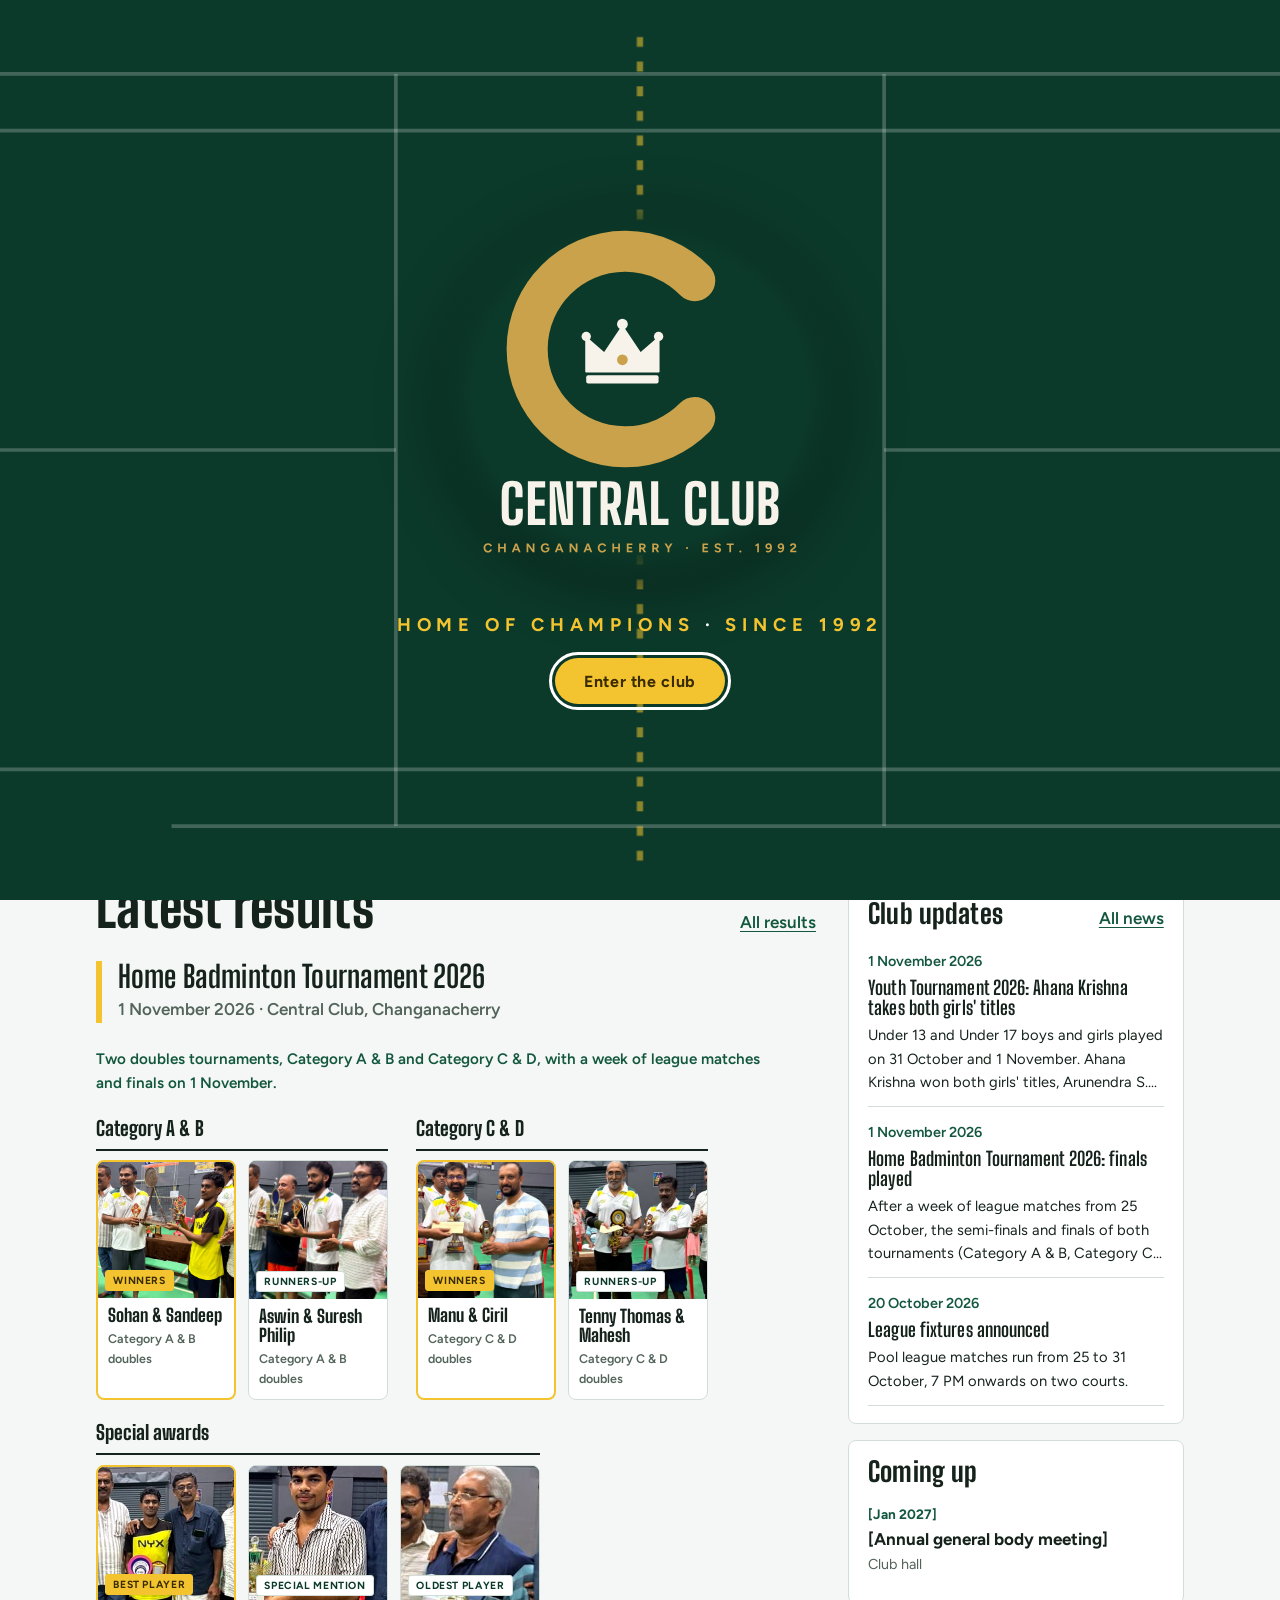
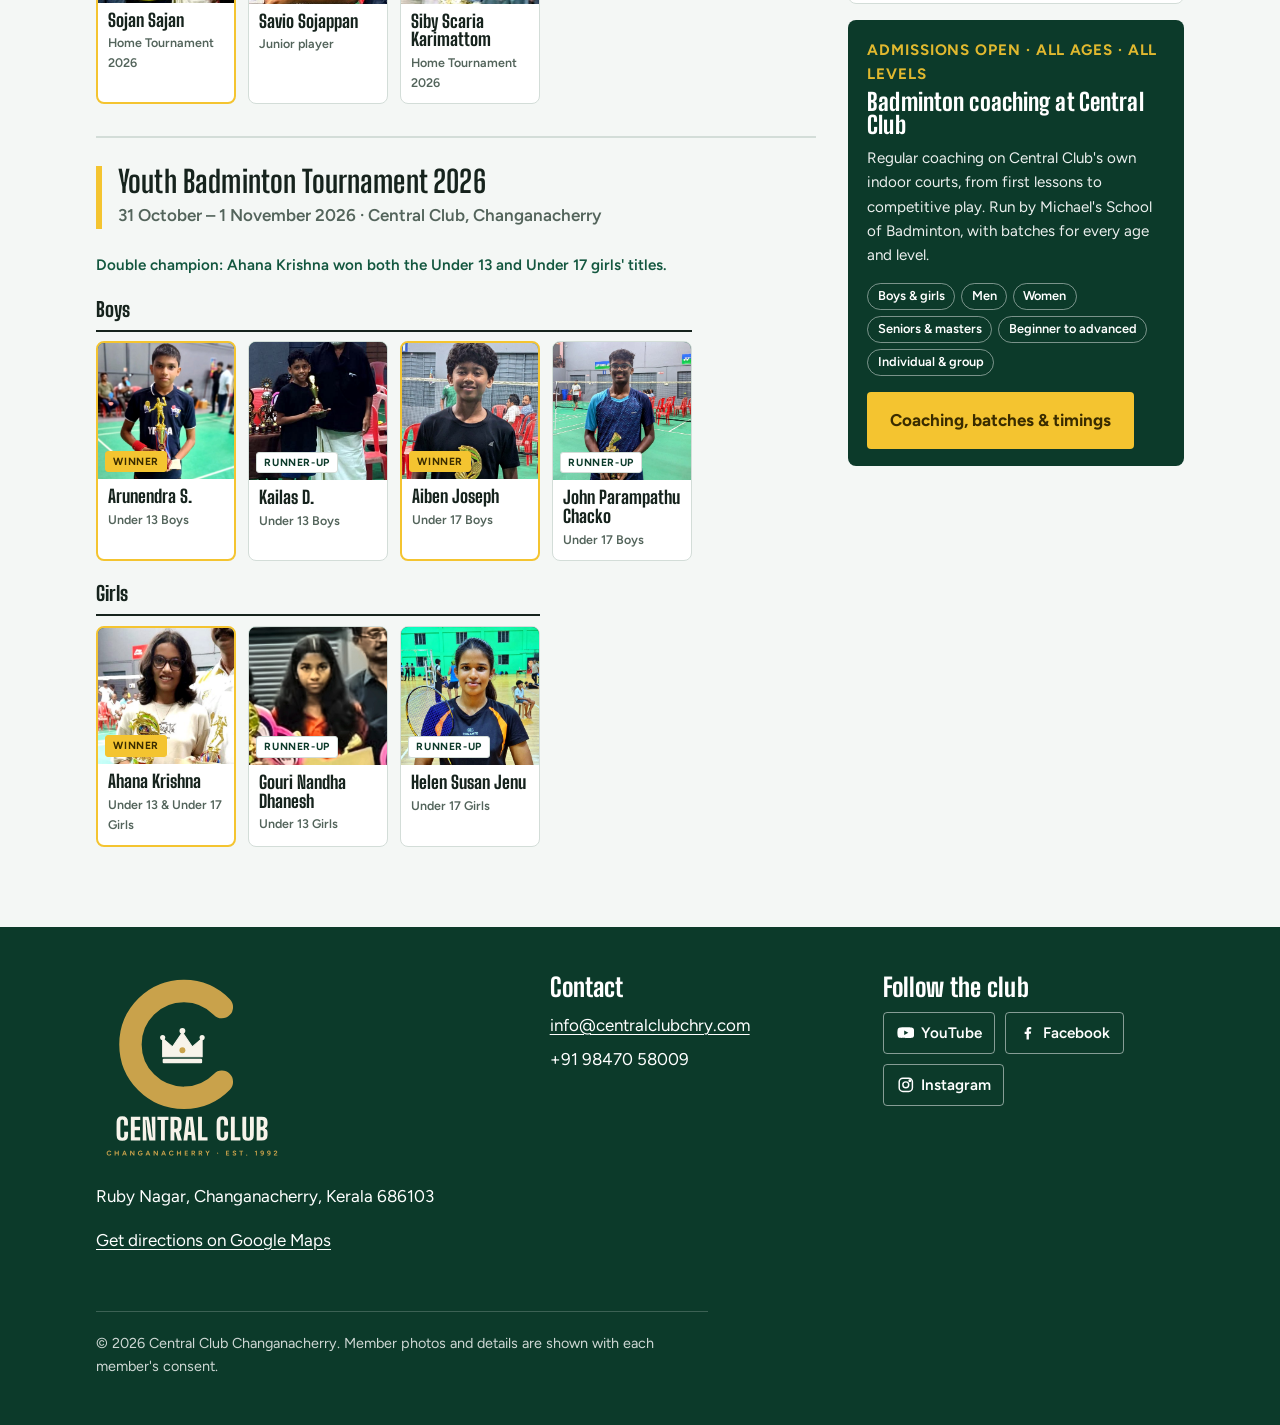
<file: index.html>
<!doctype html>
<html lang="en">
<head>
<meta charset="utf-8">
<meta name="viewport" content="width=device-width, initial-scale=1">
<title>Central Club Changanacherry · Home of Champions since 1992</title>
<meta name="description" content="Changanacherry’s pride on the badminton court since 1992. Built by seventeen friends, home to state and national players, and still the town’s meeting place for sport.">
<meta property="og:title" content="Central Club Changanacherry · Home of Champions since 1992">
<meta property="og:description" content="Changanacherry’s pride on the badminton court since 1992. Built by seventeen friends, home to state and national players, and still the town’s meeting place for sport.">
<meta property="og:type" content="website">
<meta property="og:url" content="https://centralclubchry.com/">
<meta property="og:site_name" content="Central Club Changanacherry">
<meta property="og:image" content="https://centralclubchry.com/images/share-card.jpg">
<meta property="og:image:width" content="1200">
<meta property="og:image:height" content="630">
<meta property="og:image:alt" content="Central Club Changanacherry, Home of Champions since 1992">
<meta name="twitter:card" content="summary_large_image">
<link rel="canonical" href="https://centralclubchry.com/">
<meta name="theme-color" content="#0c3a2a">
<link rel="icon" href="/favicon.ico" sizes="any">
<link rel="icon" href="/images/favicon-96.png" type="image/png" sizes="96x96">
<link rel="apple-touch-icon" href="/images/apple-touch-icon.png">
<link rel="preconnect" href="https://fonts.googleapis.com">
<link rel="preconnect" href="https://fonts.gstatic.com" crossorigin>
<link rel="stylesheet" href="https://fonts.googleapis.com/css2?family=Big+Shoulders+Display:wght@700;800&family=Figtree:wght@400;500;600;700&display=swap">
<link rel="stylesheet" href="css/style.css">
<script type="application/ld+json">
{
 "@context": "https://schema.org",
 "@type": "SportsClub",
 "name": "Central Club Changanacherry",
 "alternateName": [
  "Central Club",
  "Central Club, Changanacherry",
  "Central Club Chry",
  "Central Club Ruby Nagar"
 ],
 "url": "https://centralclubchry.com/",
 "logo": "https://centralclubchry.com/images/favicon-512.png",
 "image": "https://centralclubchry.com/images/share-card.jpg",
 "description": "Changanacherry’s pride on the badminton court since 1992. Built by seventeen friends, home to state and national players, and still the town’s meeting place for sport.",
 "foundingDate": "1992",
 "sport": [
  "Badminton",
  "Table tennis",
  "Carrom"
 ],
 "telephone": "+91-98470-58009",
 "email": "info@centralclubchry.com",
 "address": {
  "@type": "PostalAddress",
  "streetAddress": "Ruby Nagar",
  "addressLocality": "Changanacherry",
  "addressRegion": "Kerala",
  "postalCode": "686103",
  "addressCountry": "IN"
 },
 "disambiguatingDescription": "Independent sports club founded in 1992 at Ruby Nagar, Changanacherry. Not connected to The Changanacherry Club on Bypass Road."
}
</script>
</head>
<body data-page="home">
<script src="js/intro.js"></script>
<main id="main"><noscript><p class="wrap">This site needs JavaScript turned on to show club content.</p></noscript></main>
<script src="data/club.js"></script>
<script src="js/site.js"></script>
</body>
</html>
</file>
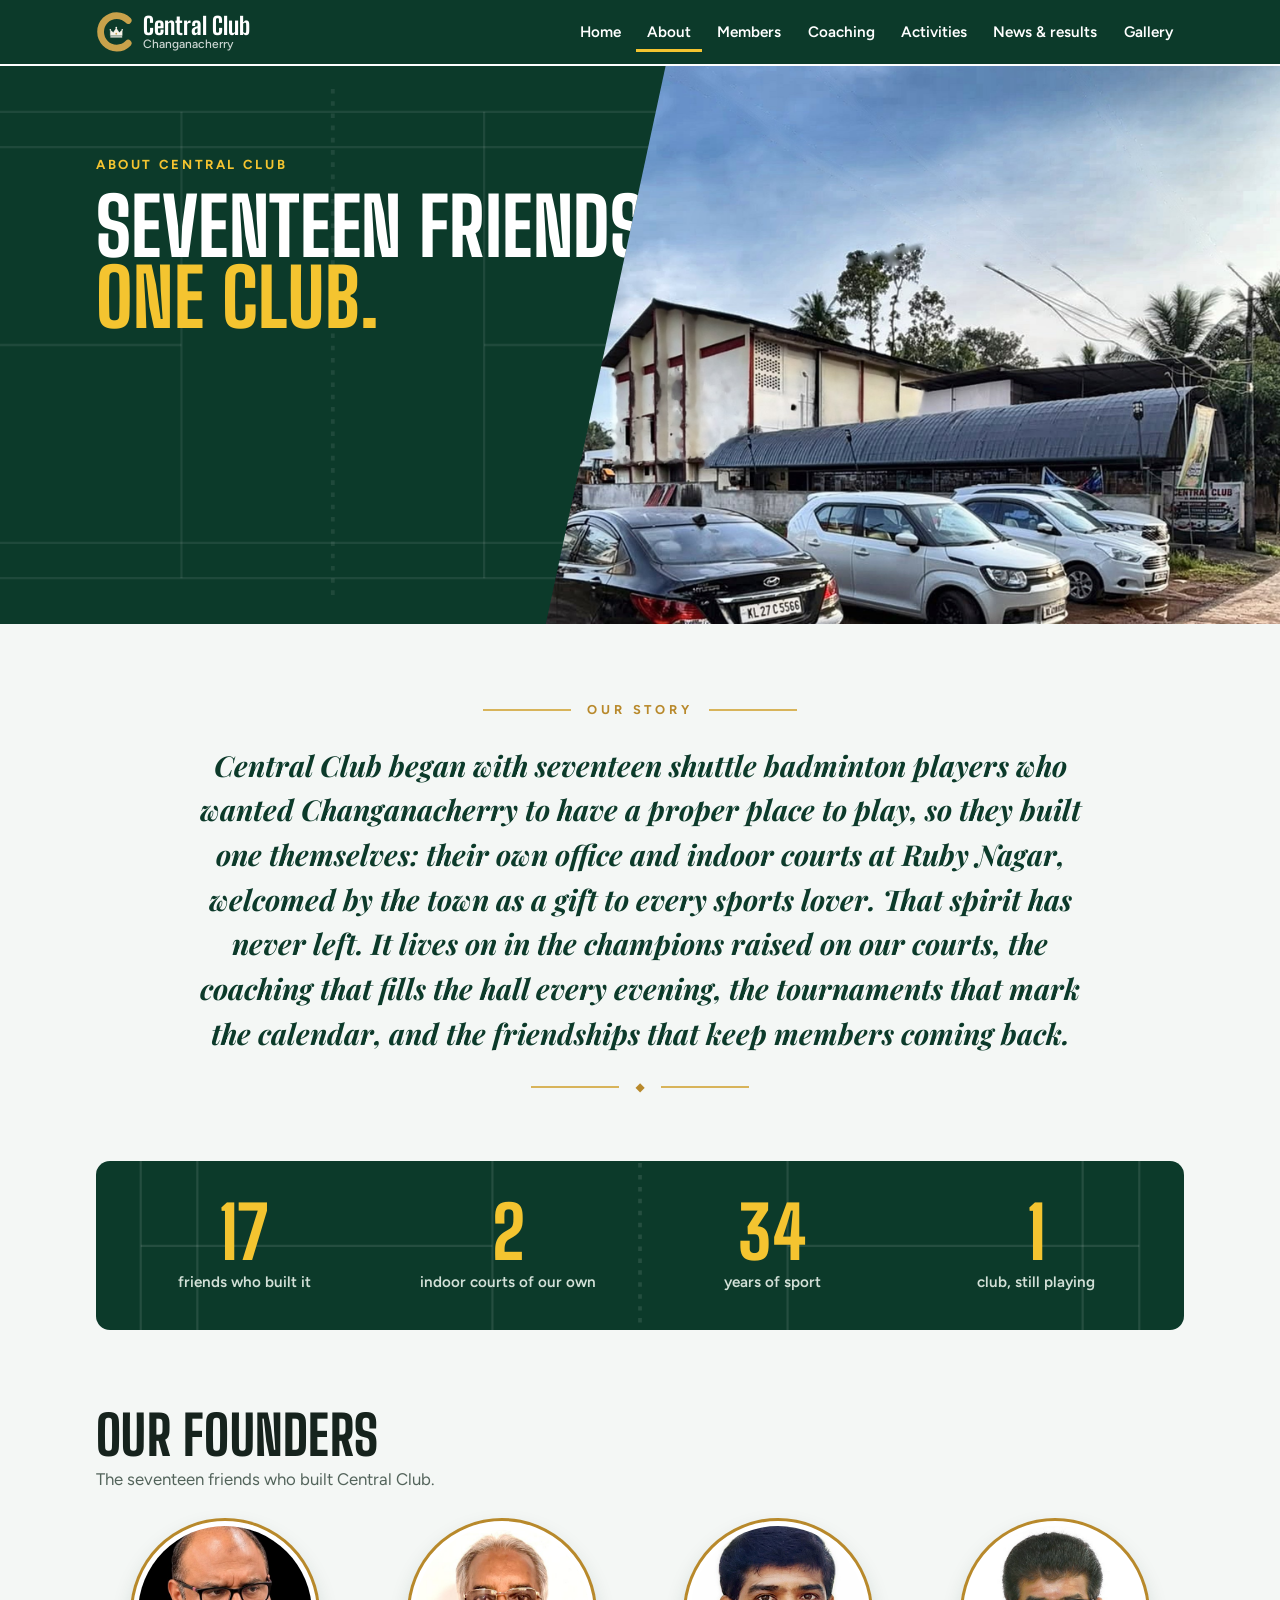
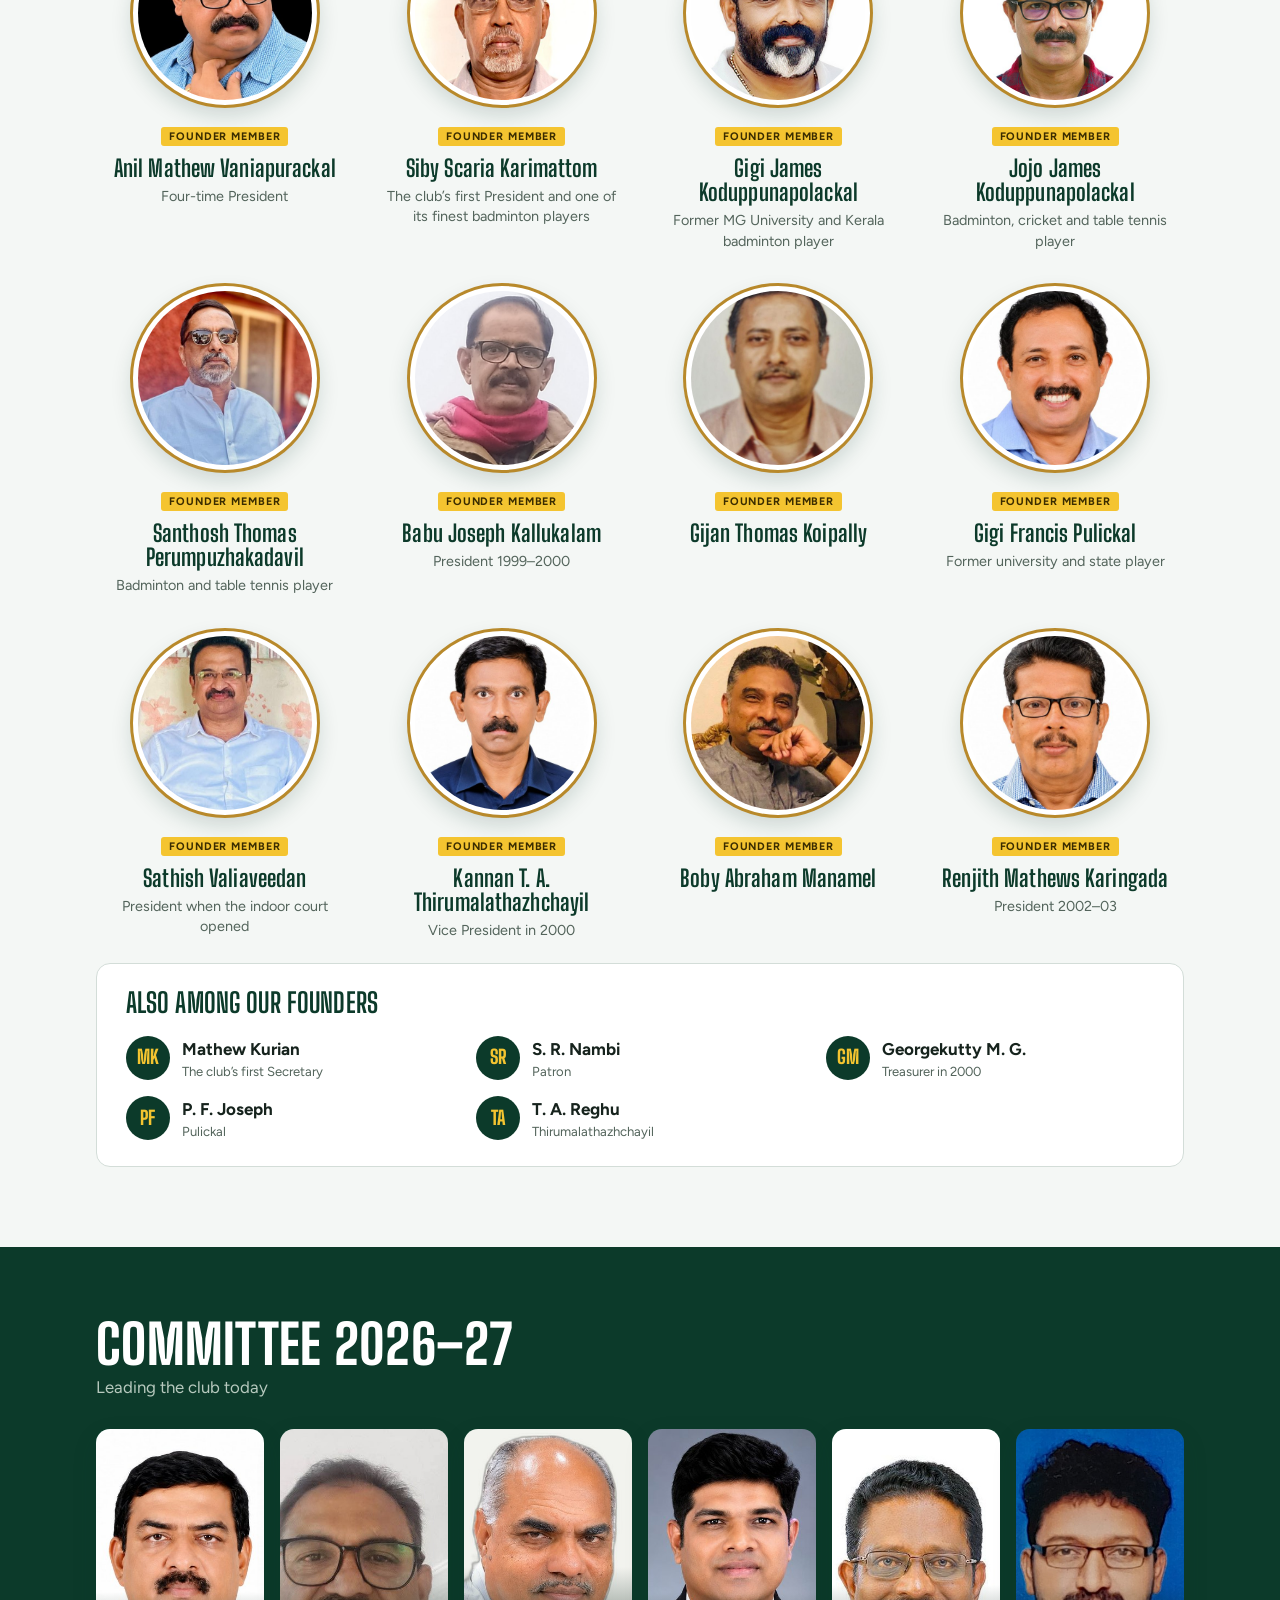
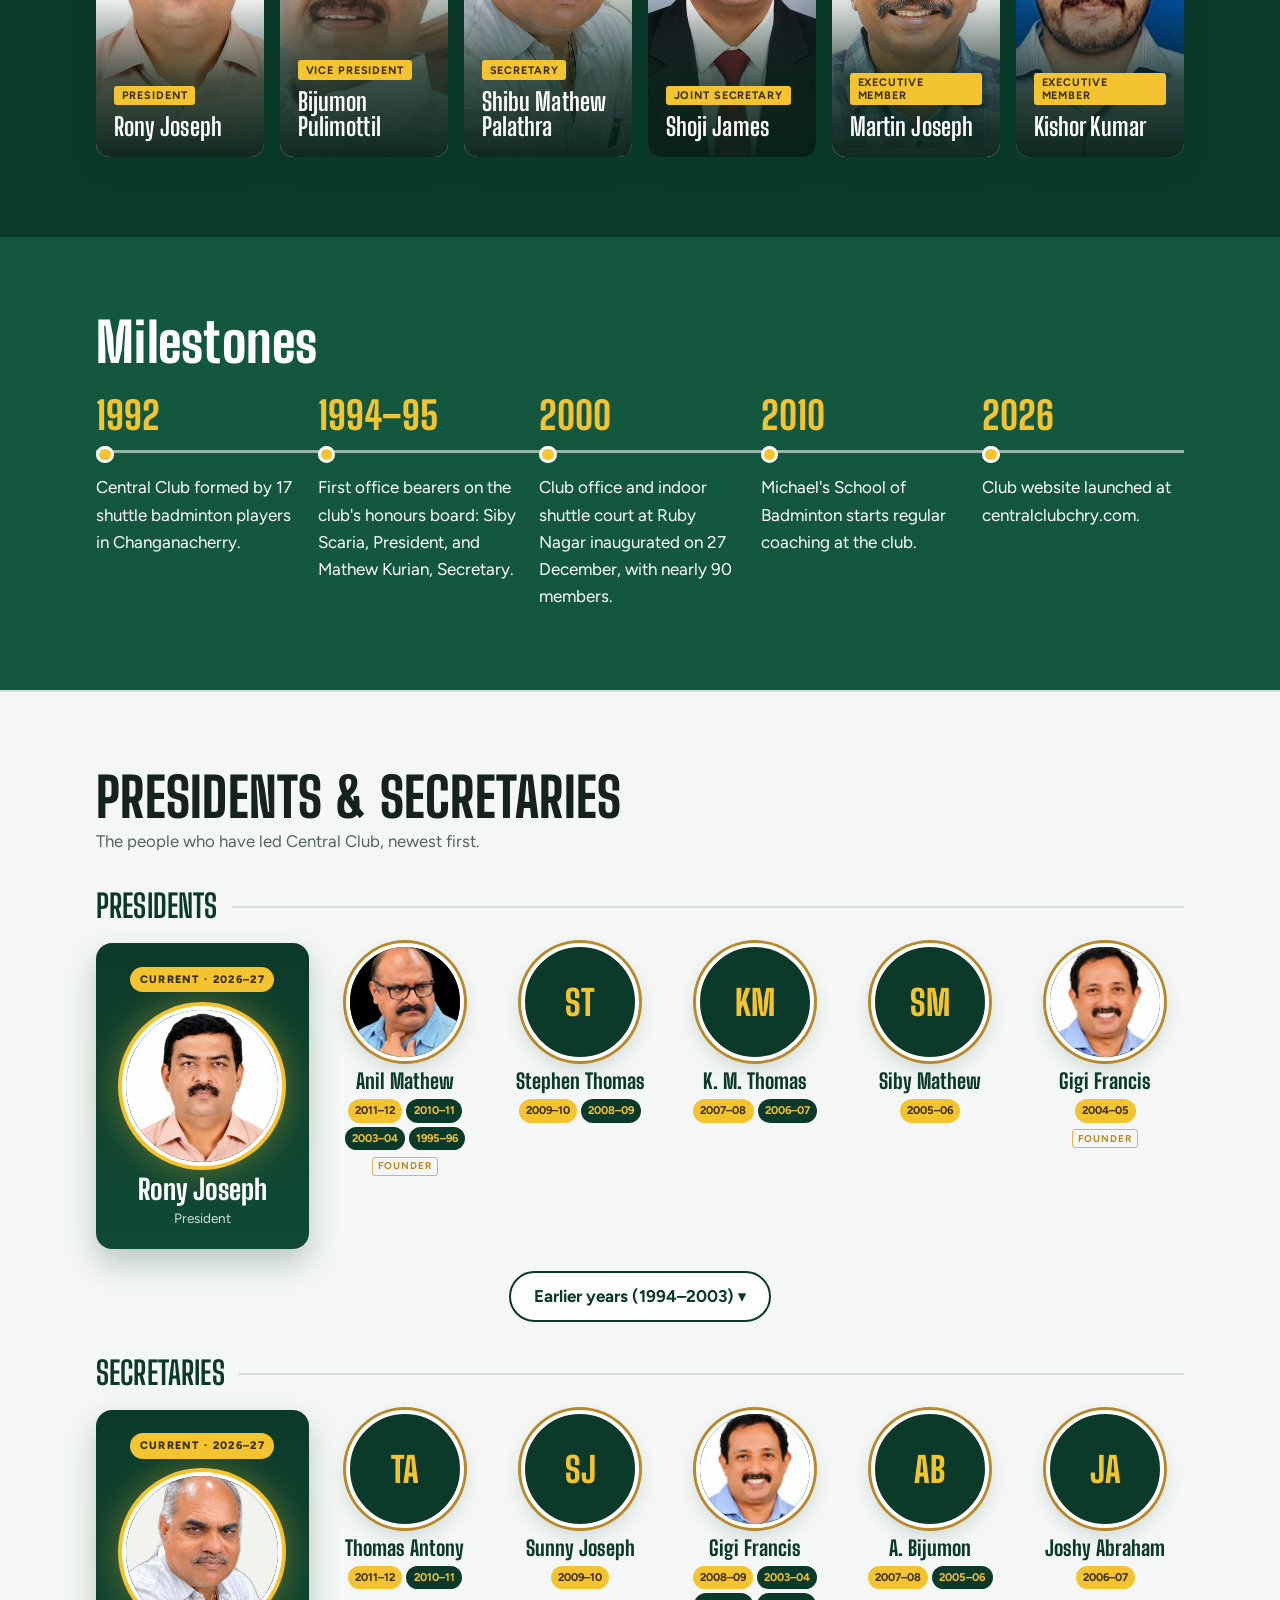
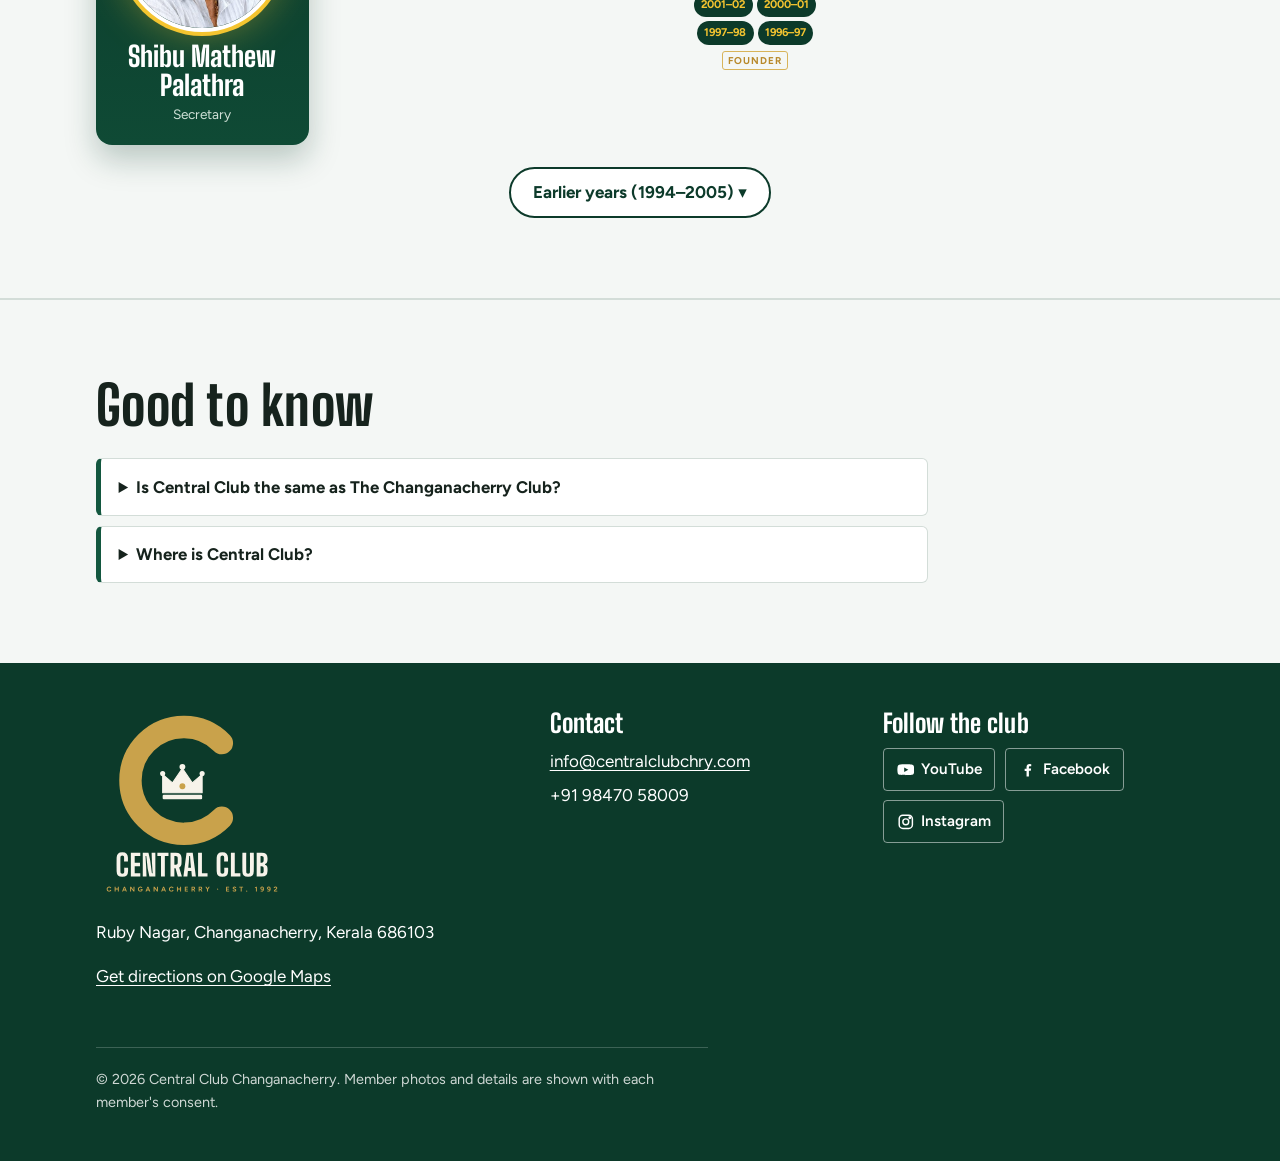
<file: about.html>
<!doctype html>
<html lang="en">
<head>
<meta charset="utf-8">
<meta name="viewport" content="width=device-width, initial-scale=1">
<title>About the club — Central Club Changanacherry</title>
<meta name="description" content="History, founding team and committee of Central Club Changanacherry.">
<meta property="og:title" content="About the club — Central Club Changanacherry">
<meta property="og:description" content="History, founding team and committee of Central Club Changanacherry.">
<meta property="og:type" content="website">
<link rel="canonical" href="https://centralclubchry.com/about">
<meta name="theme-color" content="#0c3a2a">
<link rel="icon" href="/favicon.ico" sizes="any">
<link rel="icon" href="/images/favicon-96.png" type="image/png" sizes="96x96">
<link rel="apple-touch-icon" href="/images/apple-touch-icon.png">
<link rel="preconnect" href="https://fonts.googleapis.com">
<link rel="preconnect" href="https://fonts.gstatic.com" crossorigin>
<link rel="stylesheet" href="https://fonts.googleapis.com/css2?family=Big+Shoulders+Display:wght@700;800&family=Figtree:wght@400;500;600;700&family=Playfair+Display:ital,wght@1,700&display=swap">
<link rel="stylesheet" href="css/style.css">
</head>
<body data-page="about">
<main id="main"><noscript><p class="wrap">This site needs JavaScript turned on to show club content.</p></noscript></main>
<script src="data/club.js"></script>
<script src="js/site.js"></script>
</body>
</html>
</file>
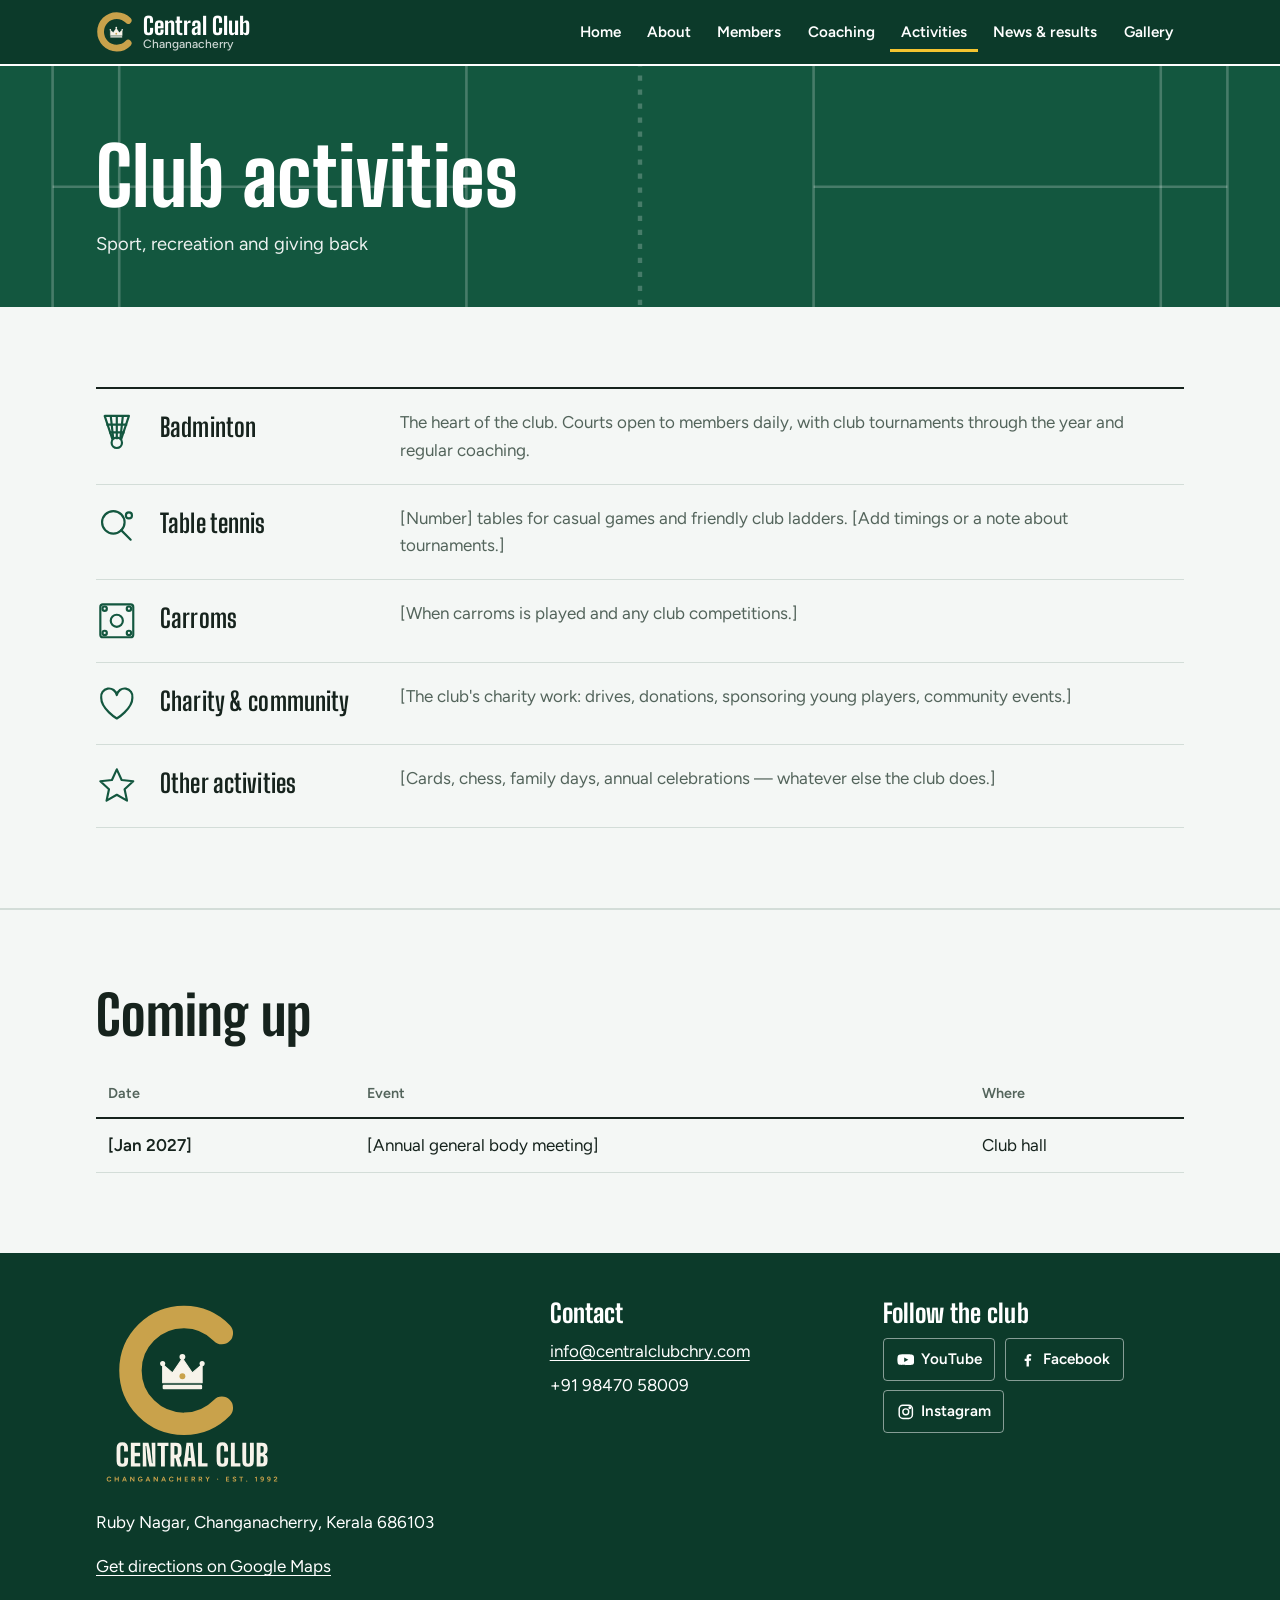
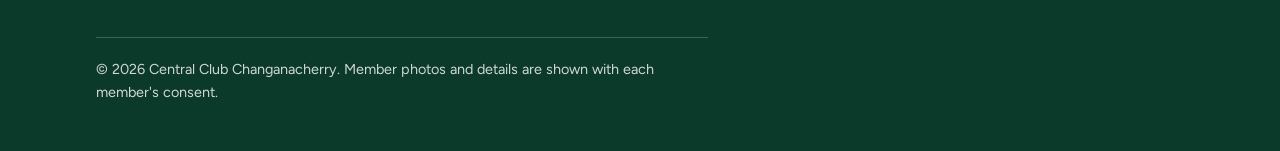
<file: activities.html>
<!doctype html>
<html lang="en">
<head>
<meta charset="utf-8">
<meta name="viewport" content="width=device-width, initial-scale=1">
<title>Club activities — Central Club Changanacherry</title>
<meta name="description" content="Badminton, table tennis, carroms, charity and community activities at Central Club.">
<meta property="og:title" content="Club activities — Central Club Changanacherry">
<meta property="og:description" content="Badminton, table tennis, carroms, charity and community activities at Central Club.">
<meta property="og:type" content="website">
<link rel="canonical" href="https://centralclubchry.com/activities">
<meta name="theme-color" content="#0c3a2a">
<link rel="icon" href="/favicon.ico" sizes="any">
<link rel="icon" href="/images/favicon-96.png" type="image/png" sizes="96x96">
<link rel="apple-touch-icon" href="/images/apple-touch-icon.png">
<link rel="preconnect" href="https://fonts.googleapis.com">
<link rel="preconnect" href="https://fonts.gstatic.com" crossorigin>
<link rel="stylesheet" href="https://fonts.googleapis.com/css2?family=Big+Shoulders+Display:wght@700;800&family=Figtree:wght@400;500;600;700&display=swap">
<link rel="stylesheet" href="css/style.css">
</head>
<body data-page="activities">
<main id="main"><noscript><p class="wrap">This site needs JavaScript turned on to show club content.</p></noscript></main>
<script src="data/club.js"></script>
<script src="js/site.js"></script>
</body>
</html>
</file>
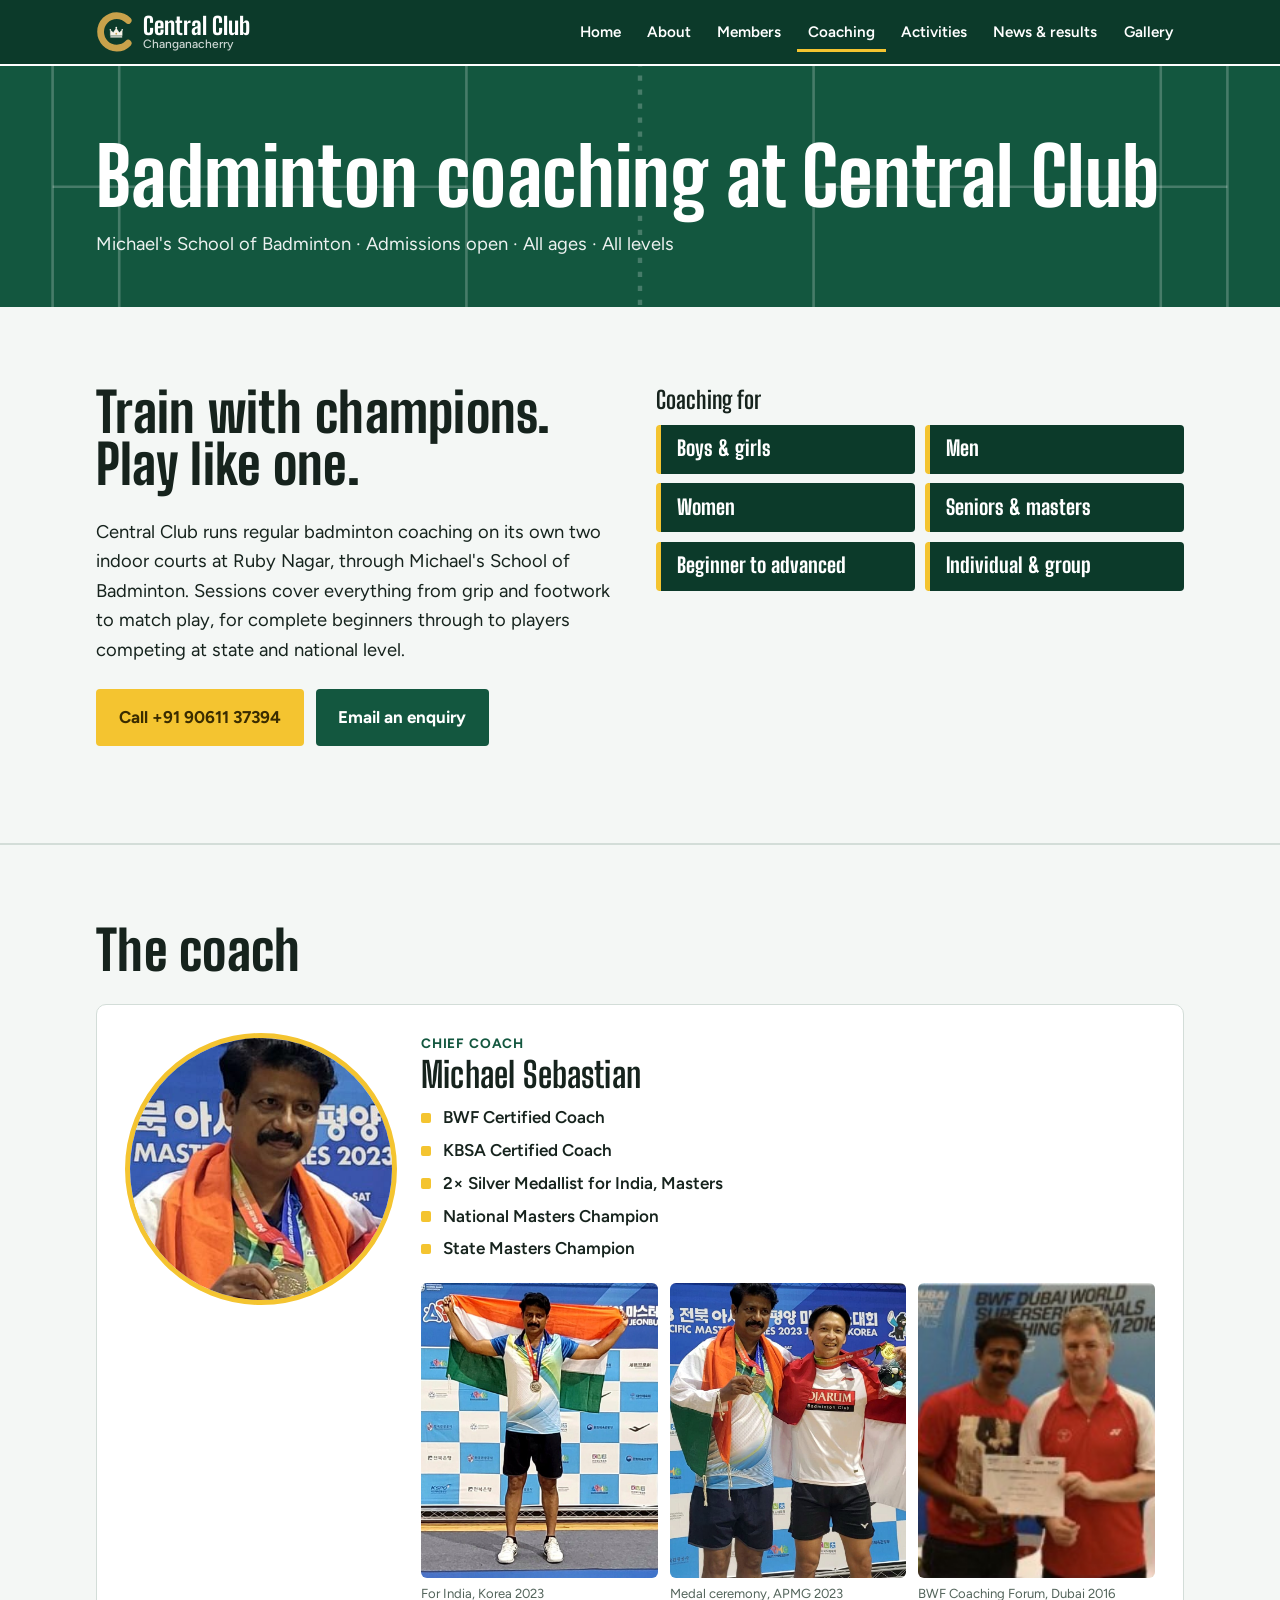
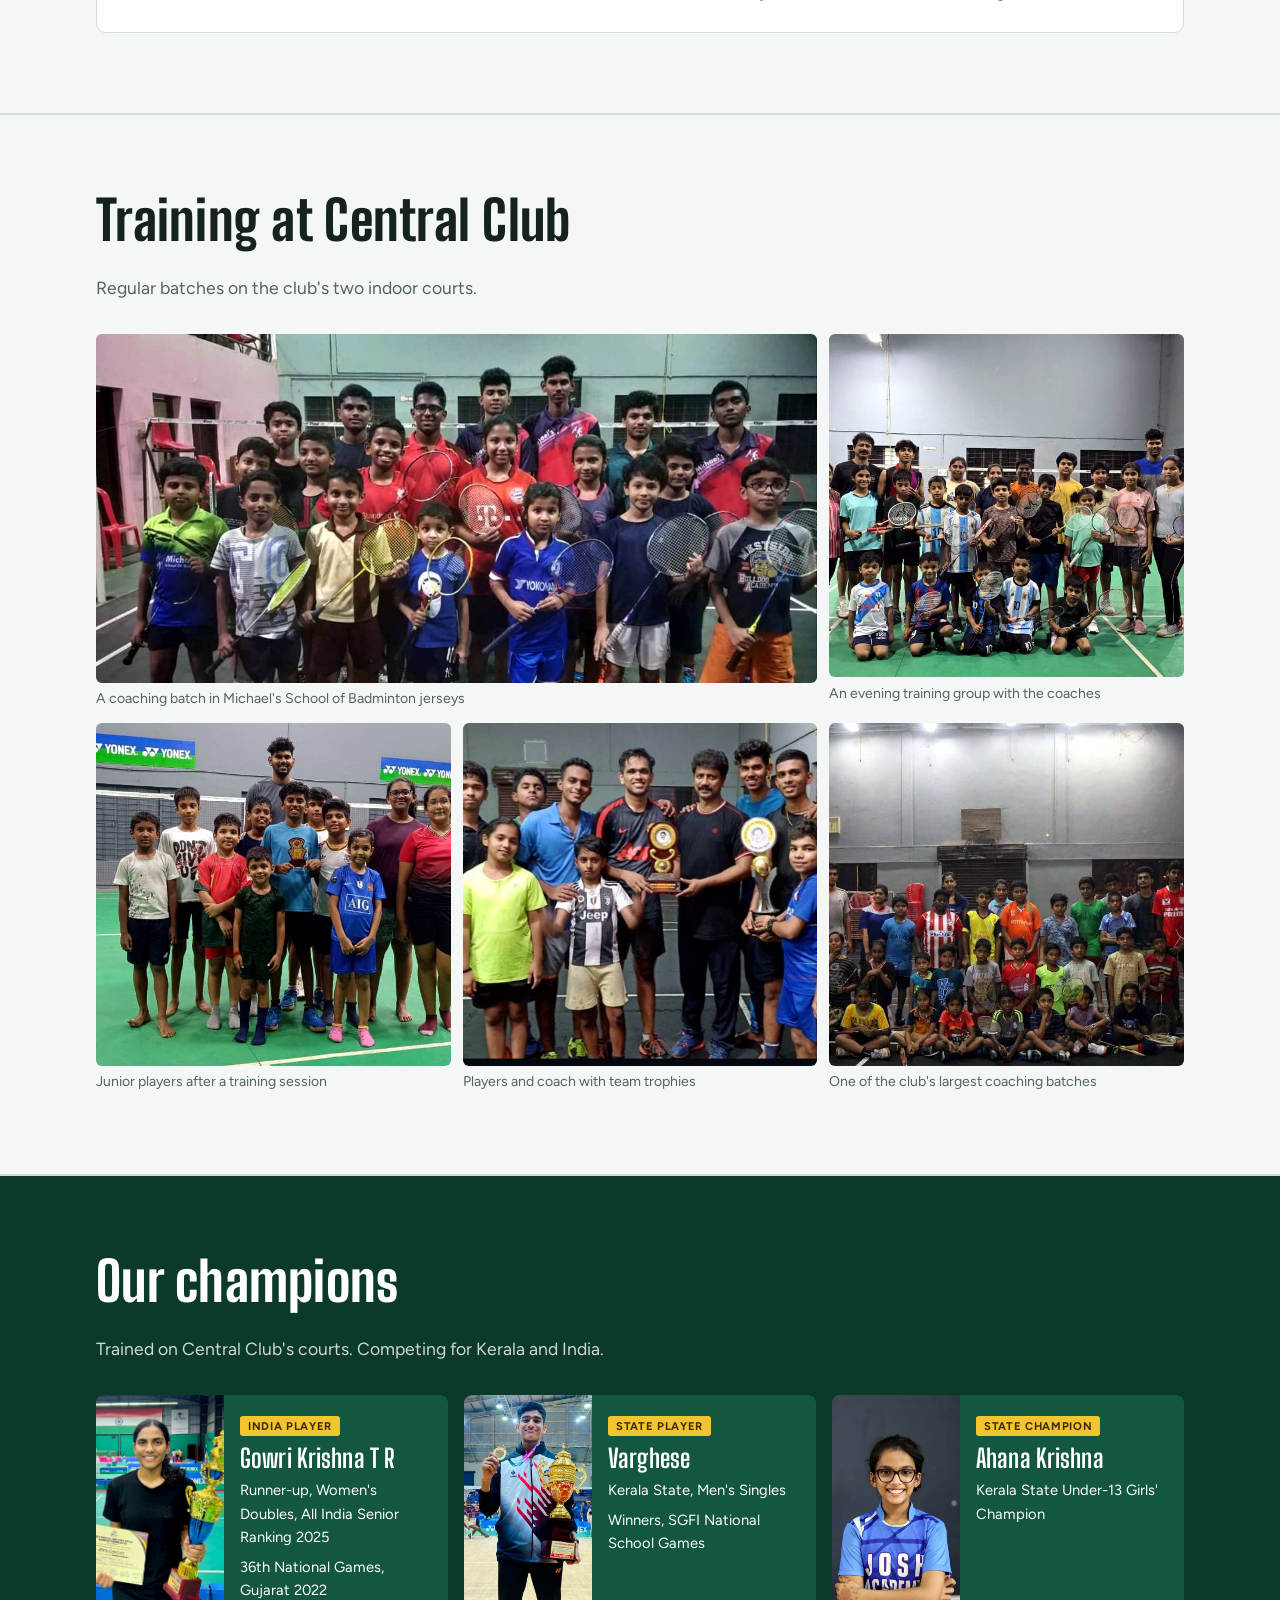
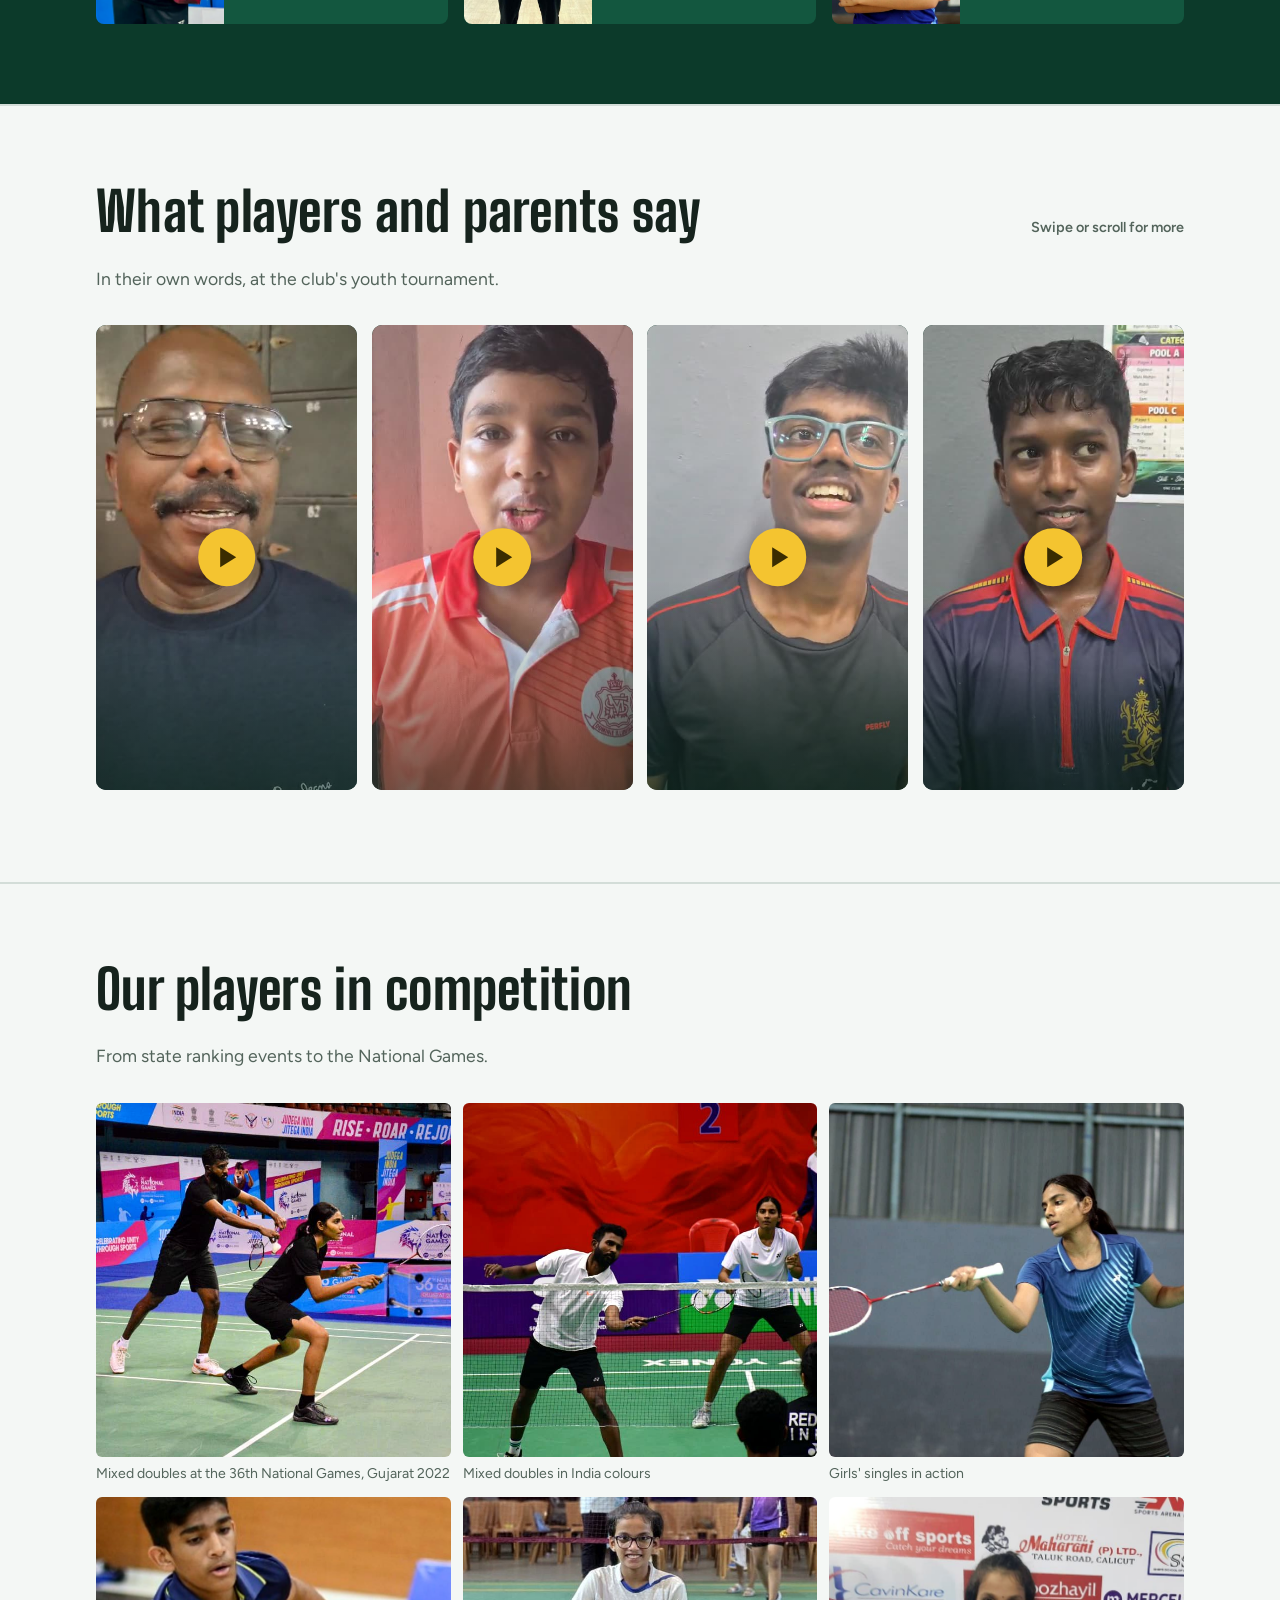
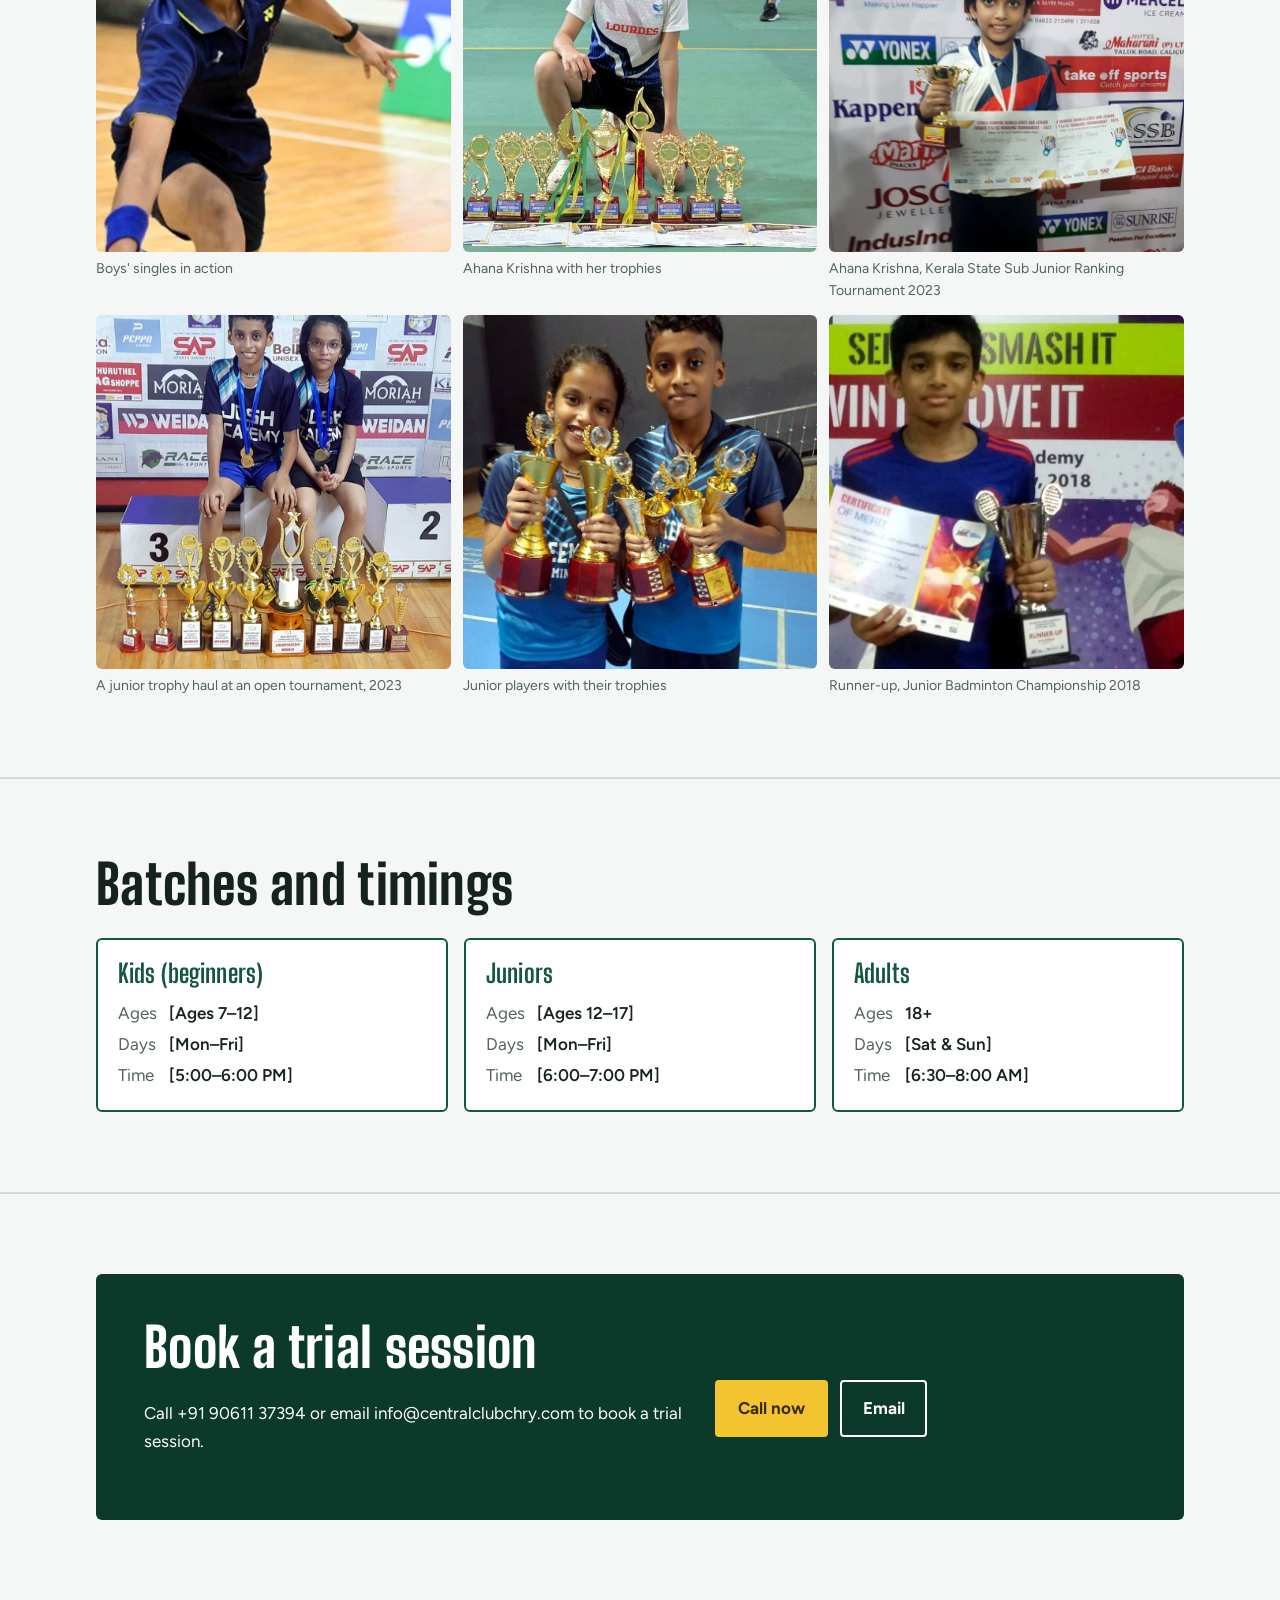
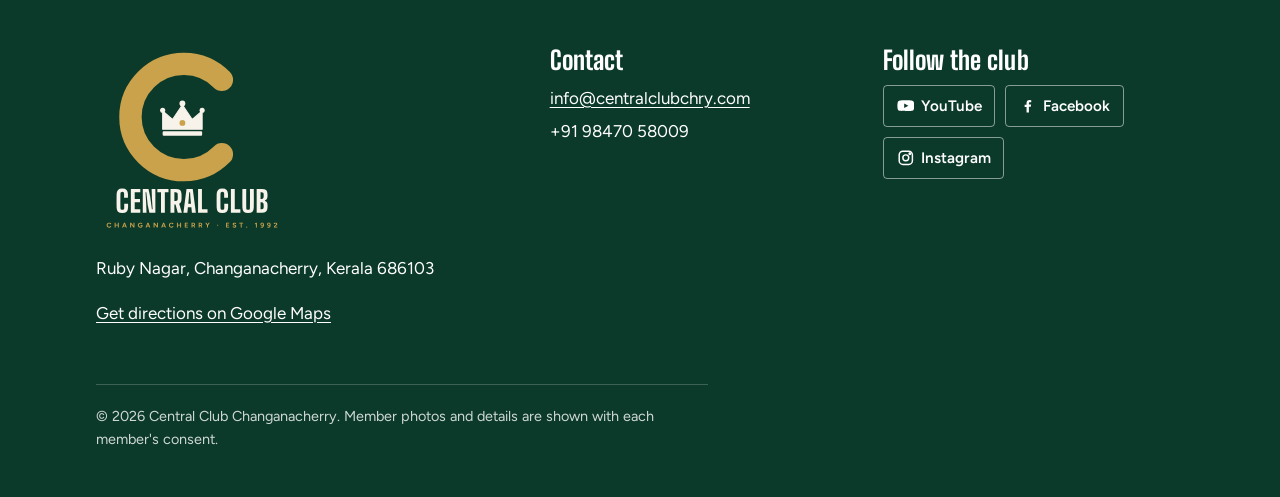
<file: coaching.html>
<!doctype html>
<html lang="en">
<head>
<meta charset="utf-8">
<meta name="viewport" content="width=device-width, initial-scale=1">
<title>Michael's School of Badminton — Central Club Changanacherry</title>
<meta name="description" content="Badminton coaching at Central Club Changanacherry: batches, timings and coaches.">
<meta property="og:title" content="Michael's School of Badminton — Central Club Changanacherry">
<meta property="og:description" content="Badminton coaching at Central Club Changanacherry: batches, timings and coaches.">
<meta property="og:type" content="website">
<link rel="canonical" href="https://centralclubchry.com/coaching">
<meta name="theme-color" content="#0c3a2a">
<link rel="icon" href="/favicon.ico" sizes="any">
<link rel="icon" href="/images/favicon-96.png" type="image/png" sizes="96x96">
<link rel="apple-touch-icon" href="/images/apple-touch-icon.png">
<link rel="preconnect" href="https://fonts.googleapis.com">
<link rel="preconnect" href="https://fonts.gstatic.com" crossorigin>
<link rel="stylesheet" href="https://fonts.googleapis.com/css2?family=Big+Shoulders+Display:wght@700;800&family=Figtree:wght@400;500;600;700&display=swap">
<link rel="stylesheet" href="css/style.css">
</head>
<body data-page="coaching">
<main id="main"><noscript><p class="wrap">This site needs JavaScript turned on to show club content.</p></noscript></main>
<script src="data/club.js"></script>
<script src="js/site.js"></script>
</body>
</html>
</file>
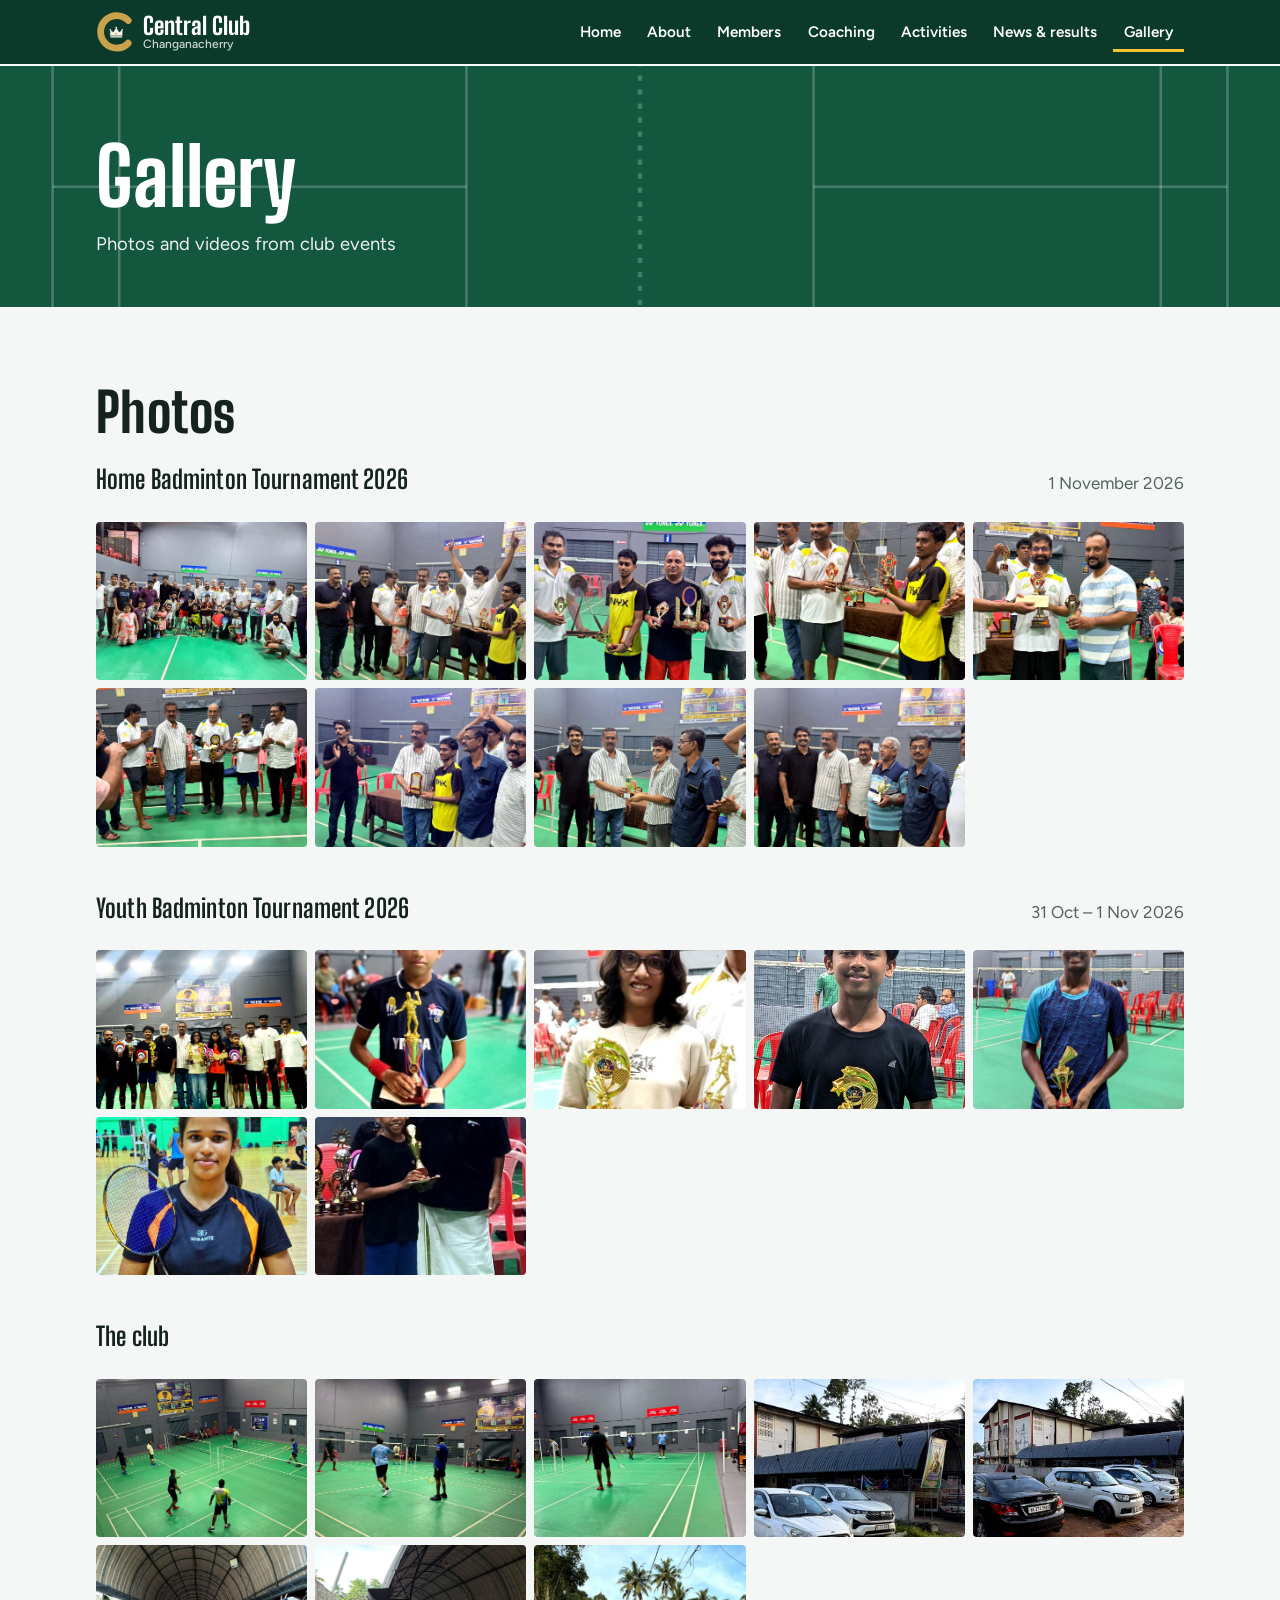
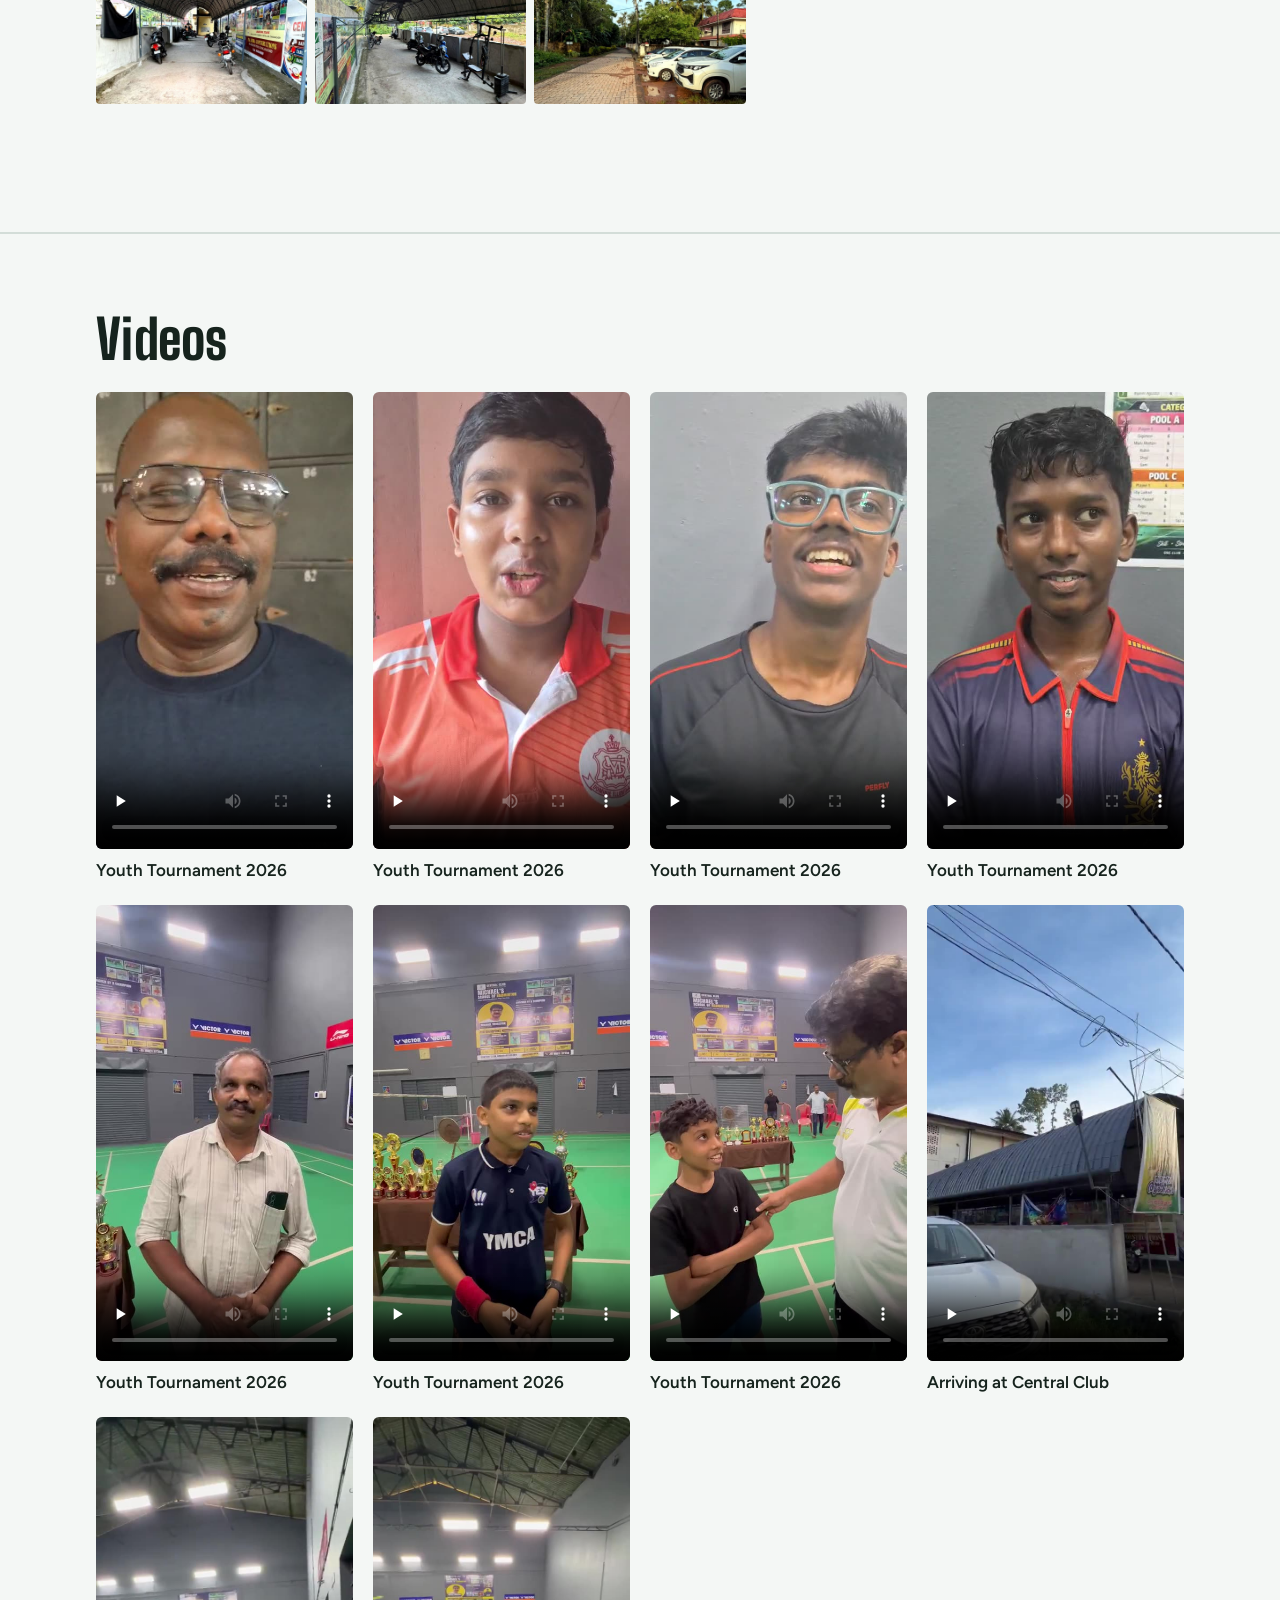
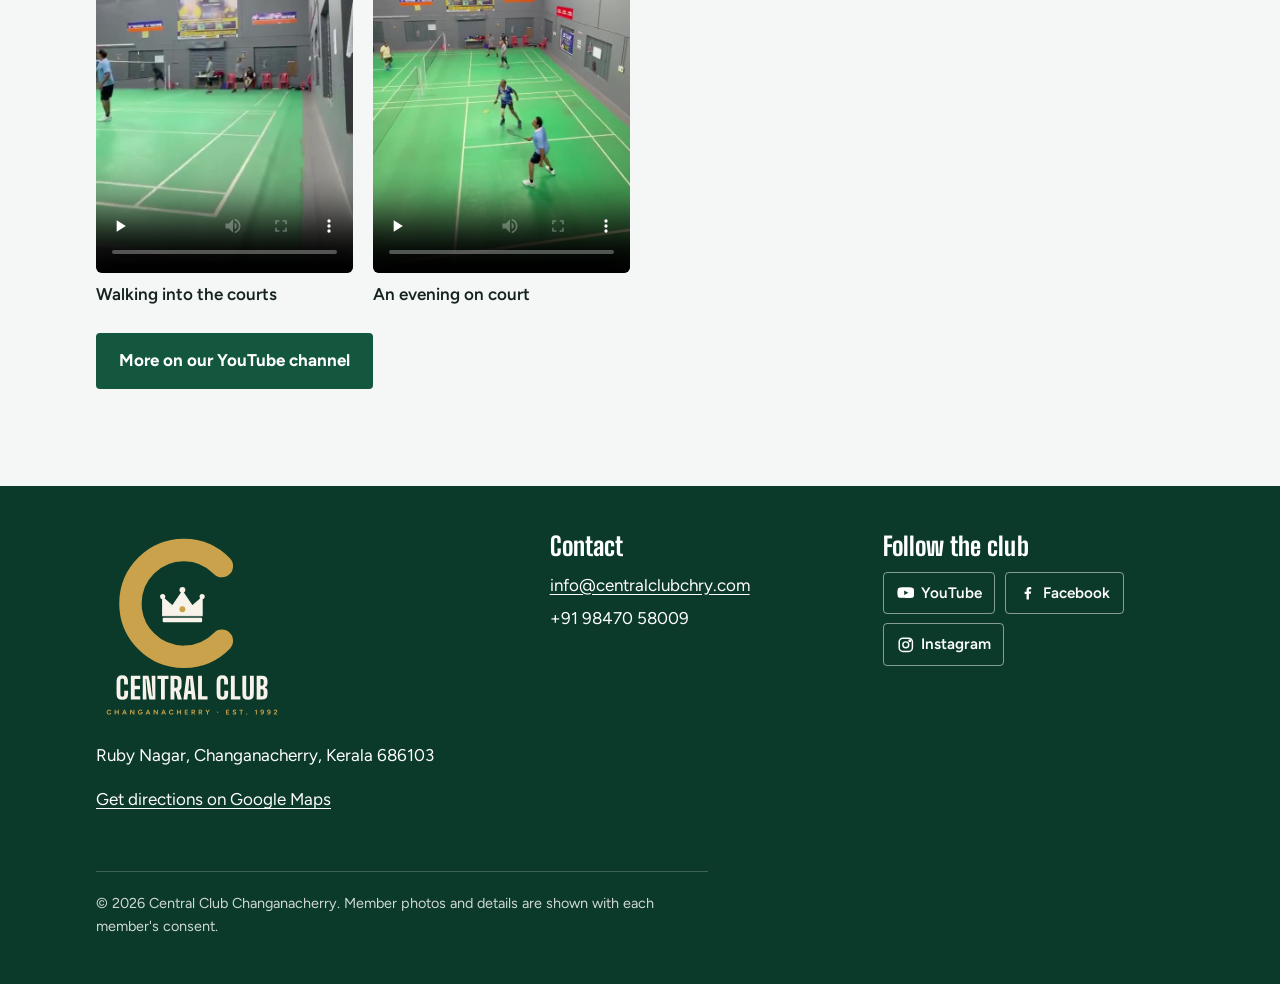
<file: gallery.html>
<!doctype html>
<html lang="en">
<head>
<meta charset="utf-8">
<meta name="viewport" content="width=device-width, initial-scale=1">
<title>Gallery — Central Club Changanacherry</title>
<meta name="description" content="Photos and videos from Central Club events and tournaments.">
<meta property="og:title" content="Gallery — Central Club Changanacherry">
<meta property="og:description" content="Photos and videos from Central Club events and tournaments.">
<meta property="og:type" content="website">
<link rel="canonical" href="https://centralclubchry.com/gallery">
<meta name="theme-color" content="#0c3a2a">
<link rel="icon" href="/favicon.ico" sizes="any">
<link rel="icon" href="/images/favicon-96.png" type="image/png" sizes="96x96">
<link rel="apple-touch-icon" href="/images/apple-touch-icon.png">
<link rel="preconnect" href="https://fonts.googleapis.com">
<link rel="preconnect" href="https://fonts.gstatic.com" crossorigin>
<link rel="stylesheet" href="https://fonts.googleapis.com/css2?family=Big+Shoulders+Display:wght@700;800&family=Figtree:wght@400;500;600;700&display=swap">
<link rel="stylesheet" href="css/style.css">
</head>
<body data-page="gallery">
<main id="main"><noscript><p class="wrap">This site needs JavaScript turned on to show club content.</p></noscript></main>
<script src="data/club.js"></script>
<script src="js/site.js"></script>
</body>
</html>
</file>
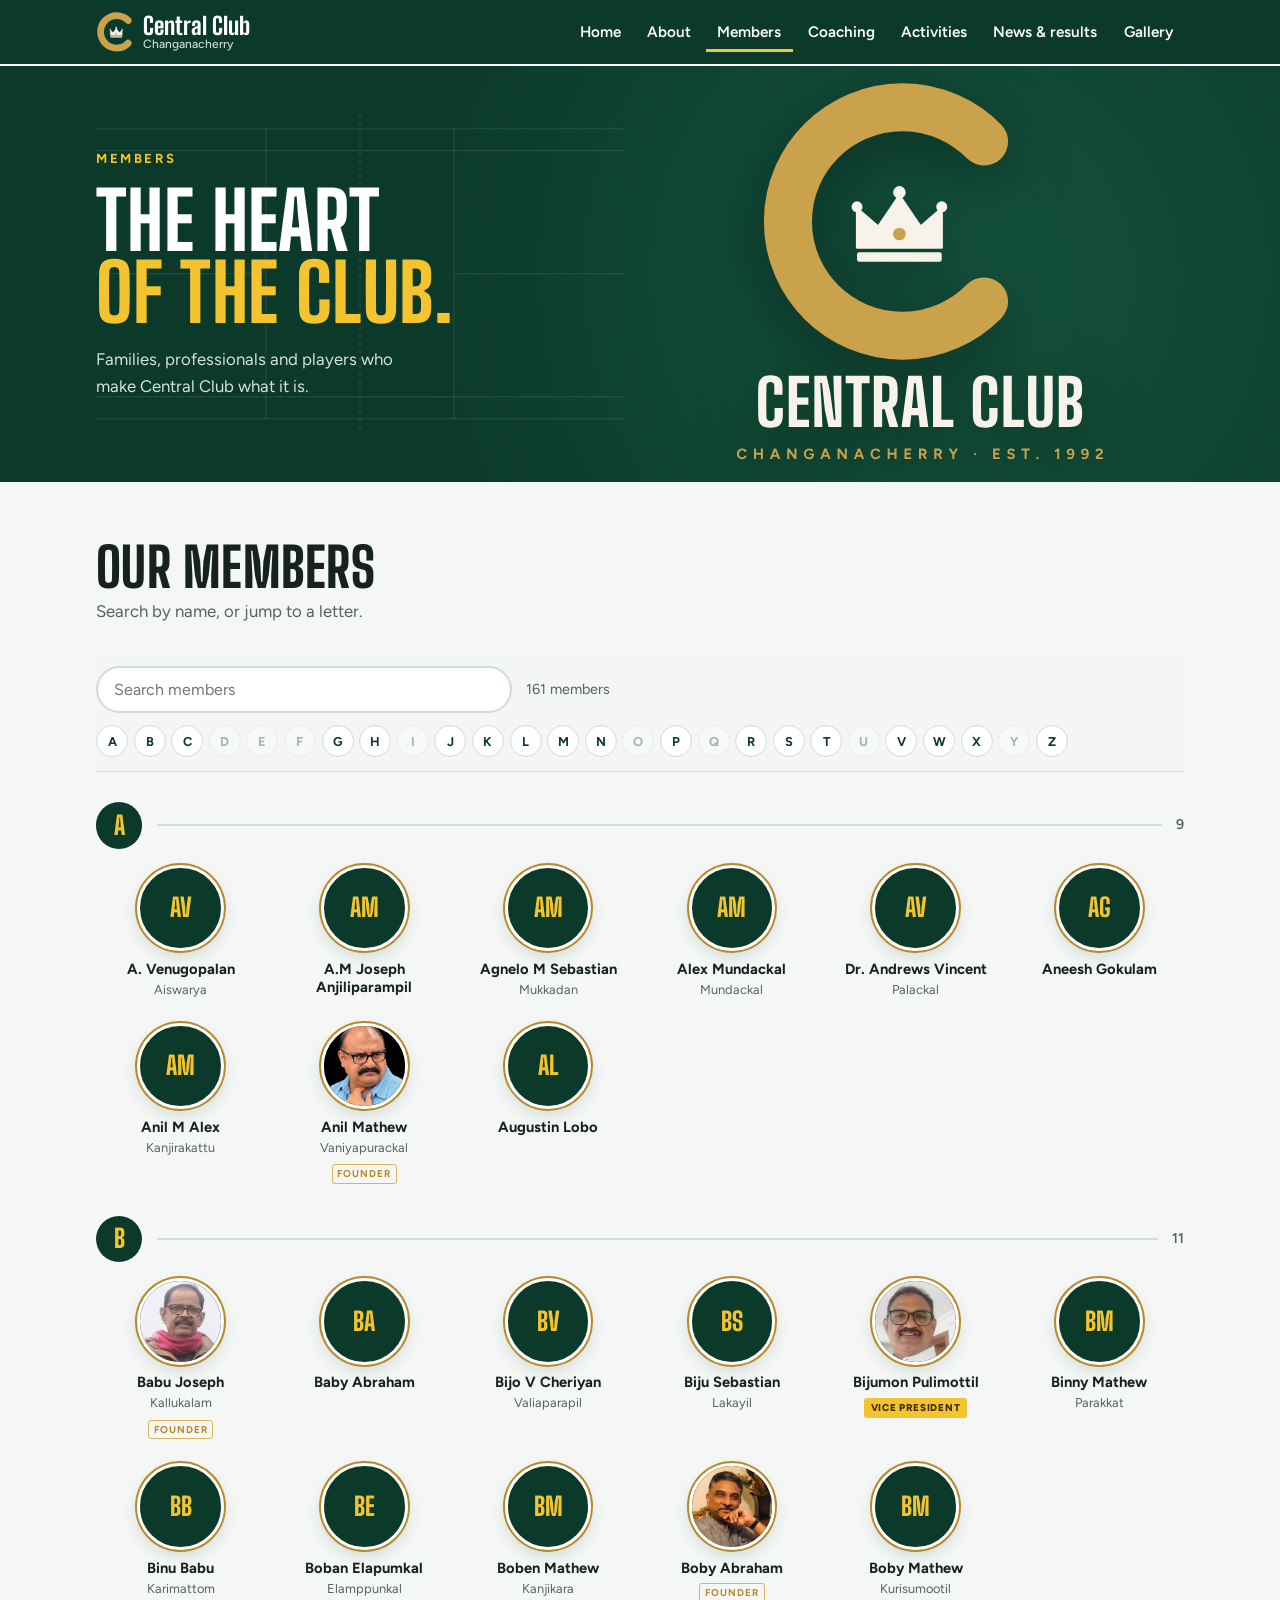
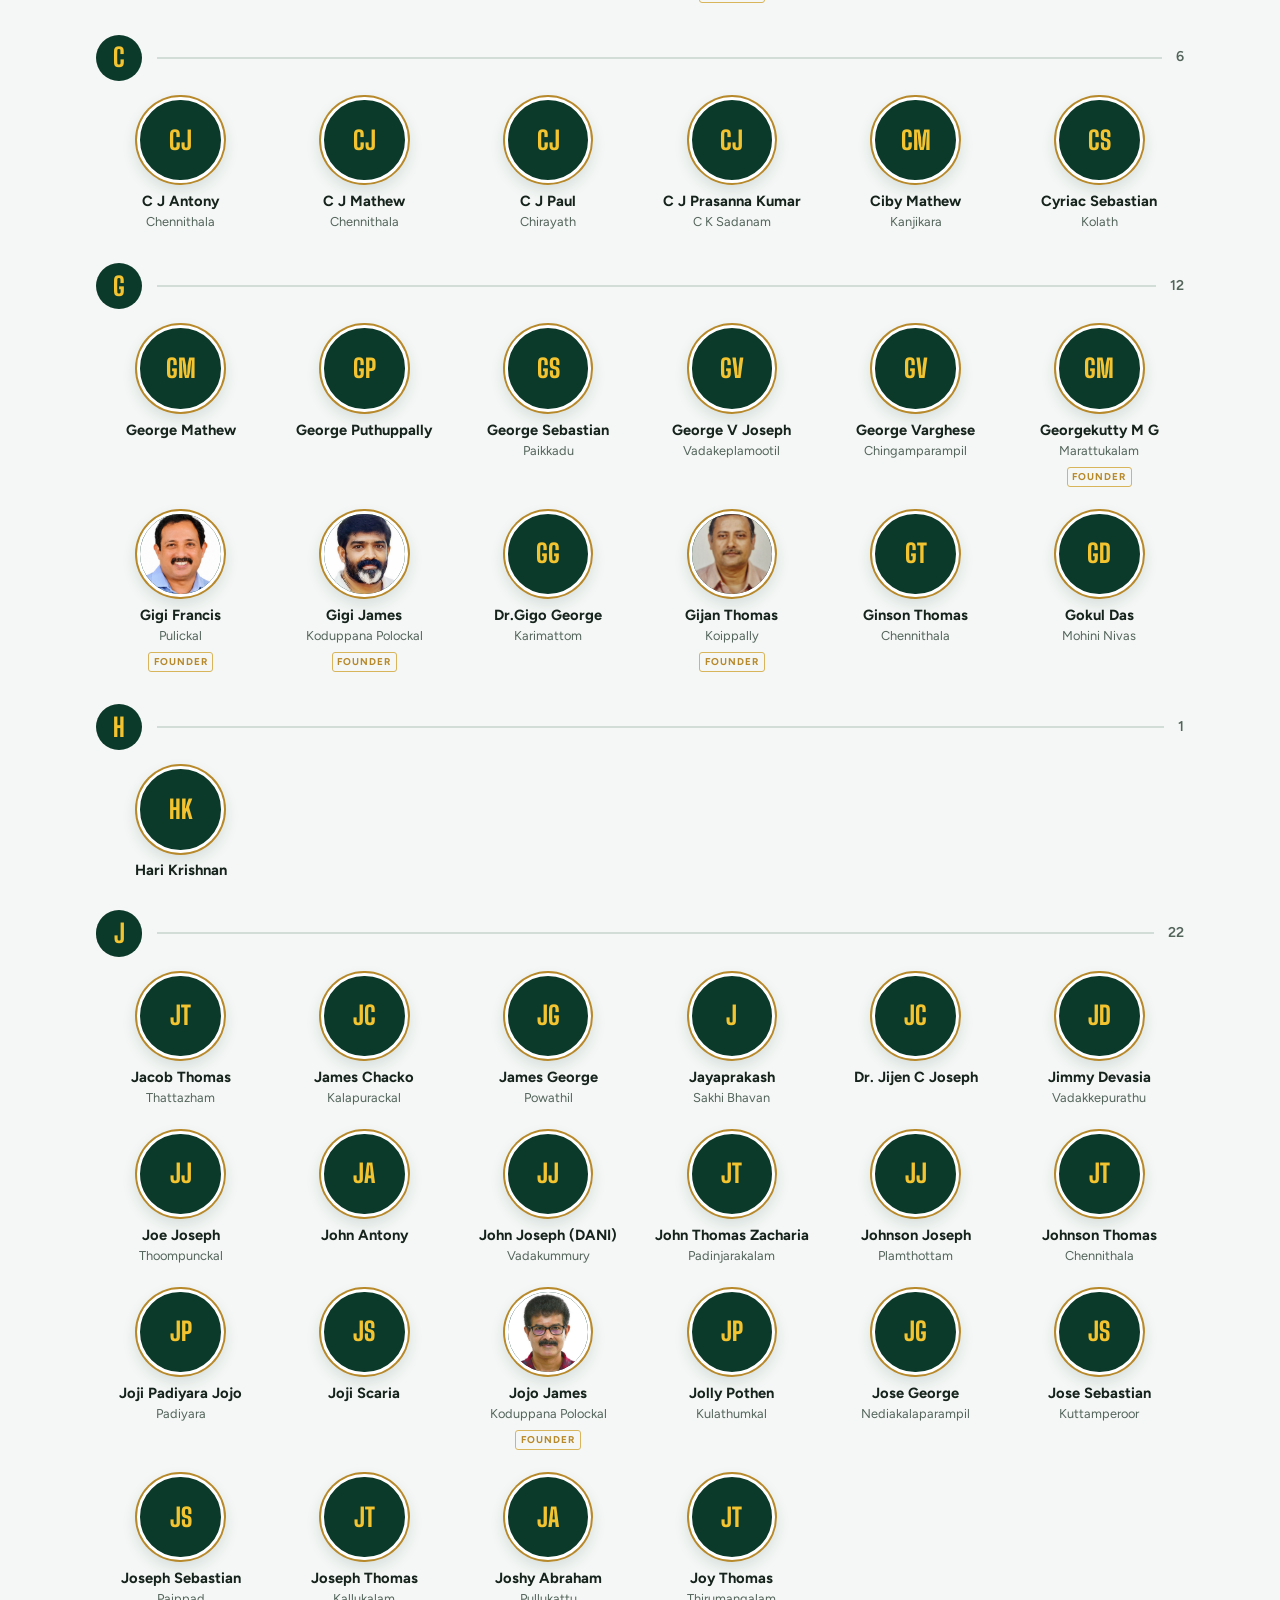
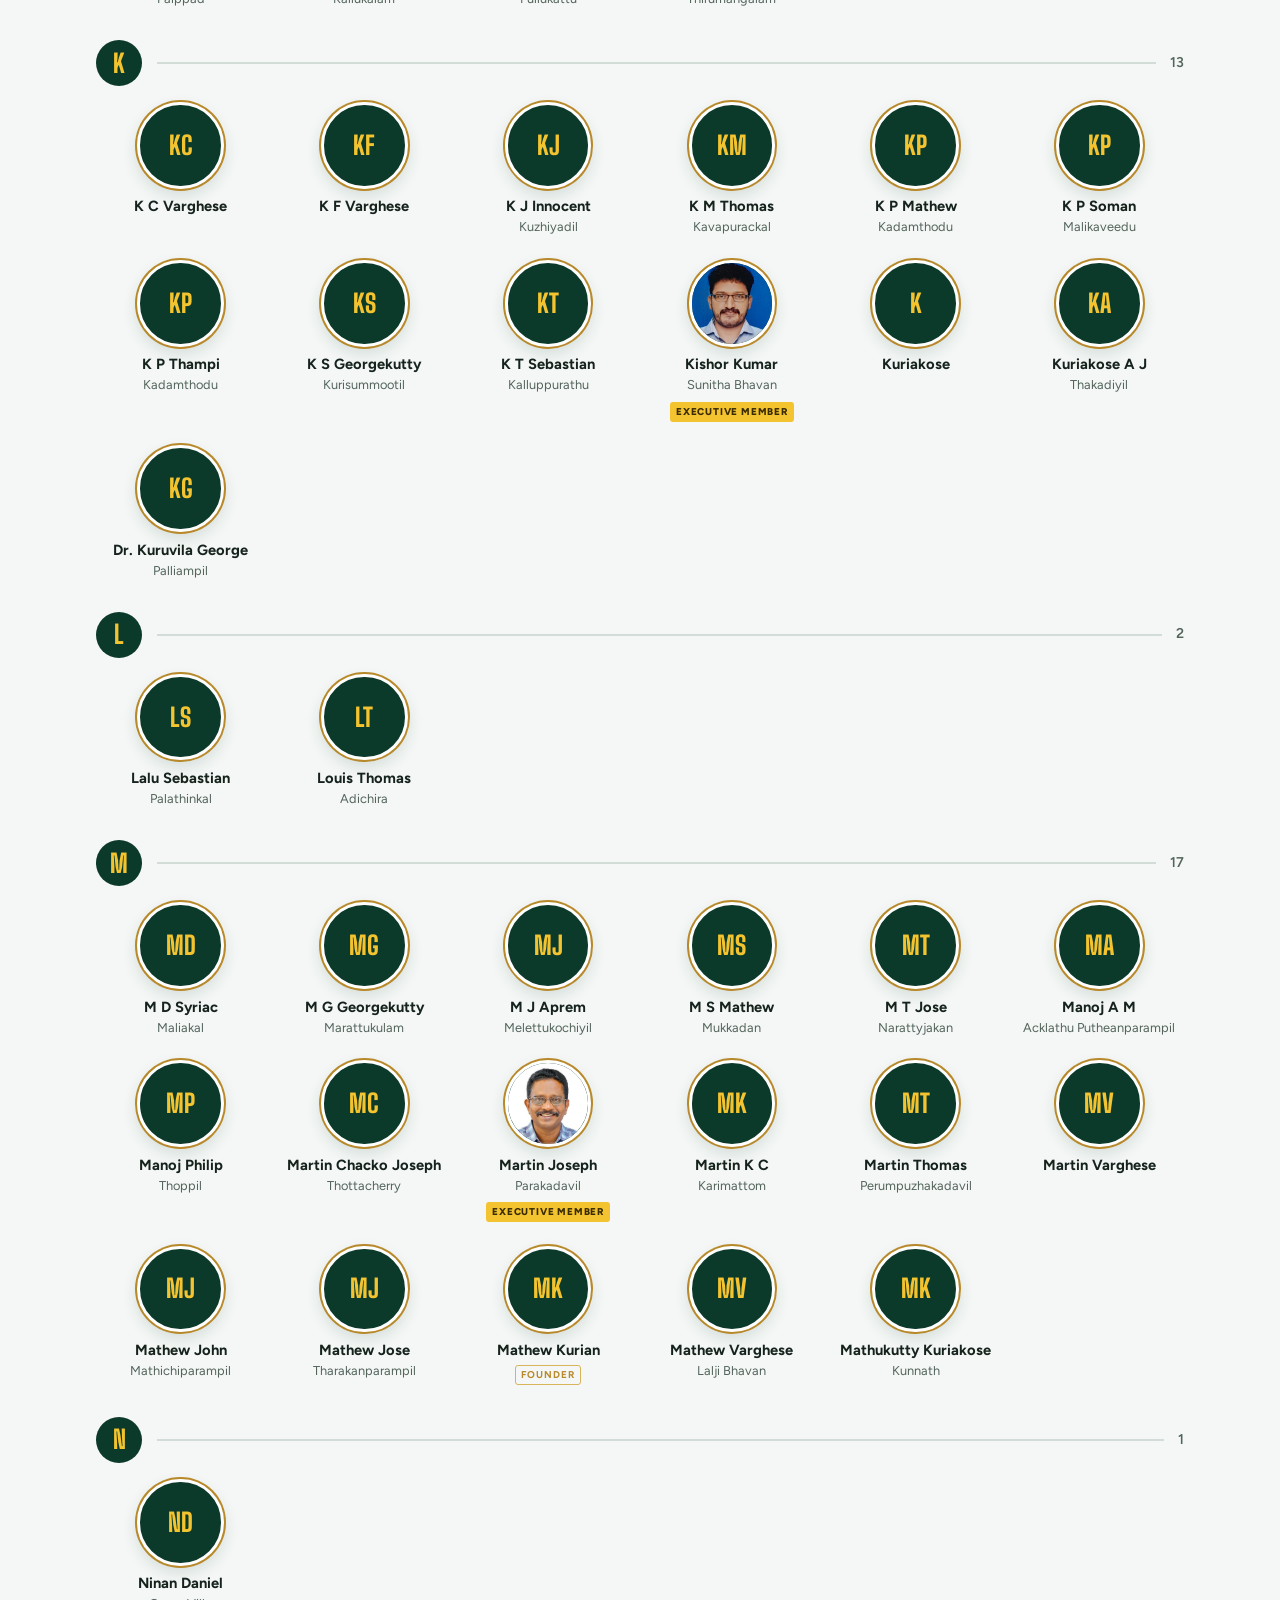
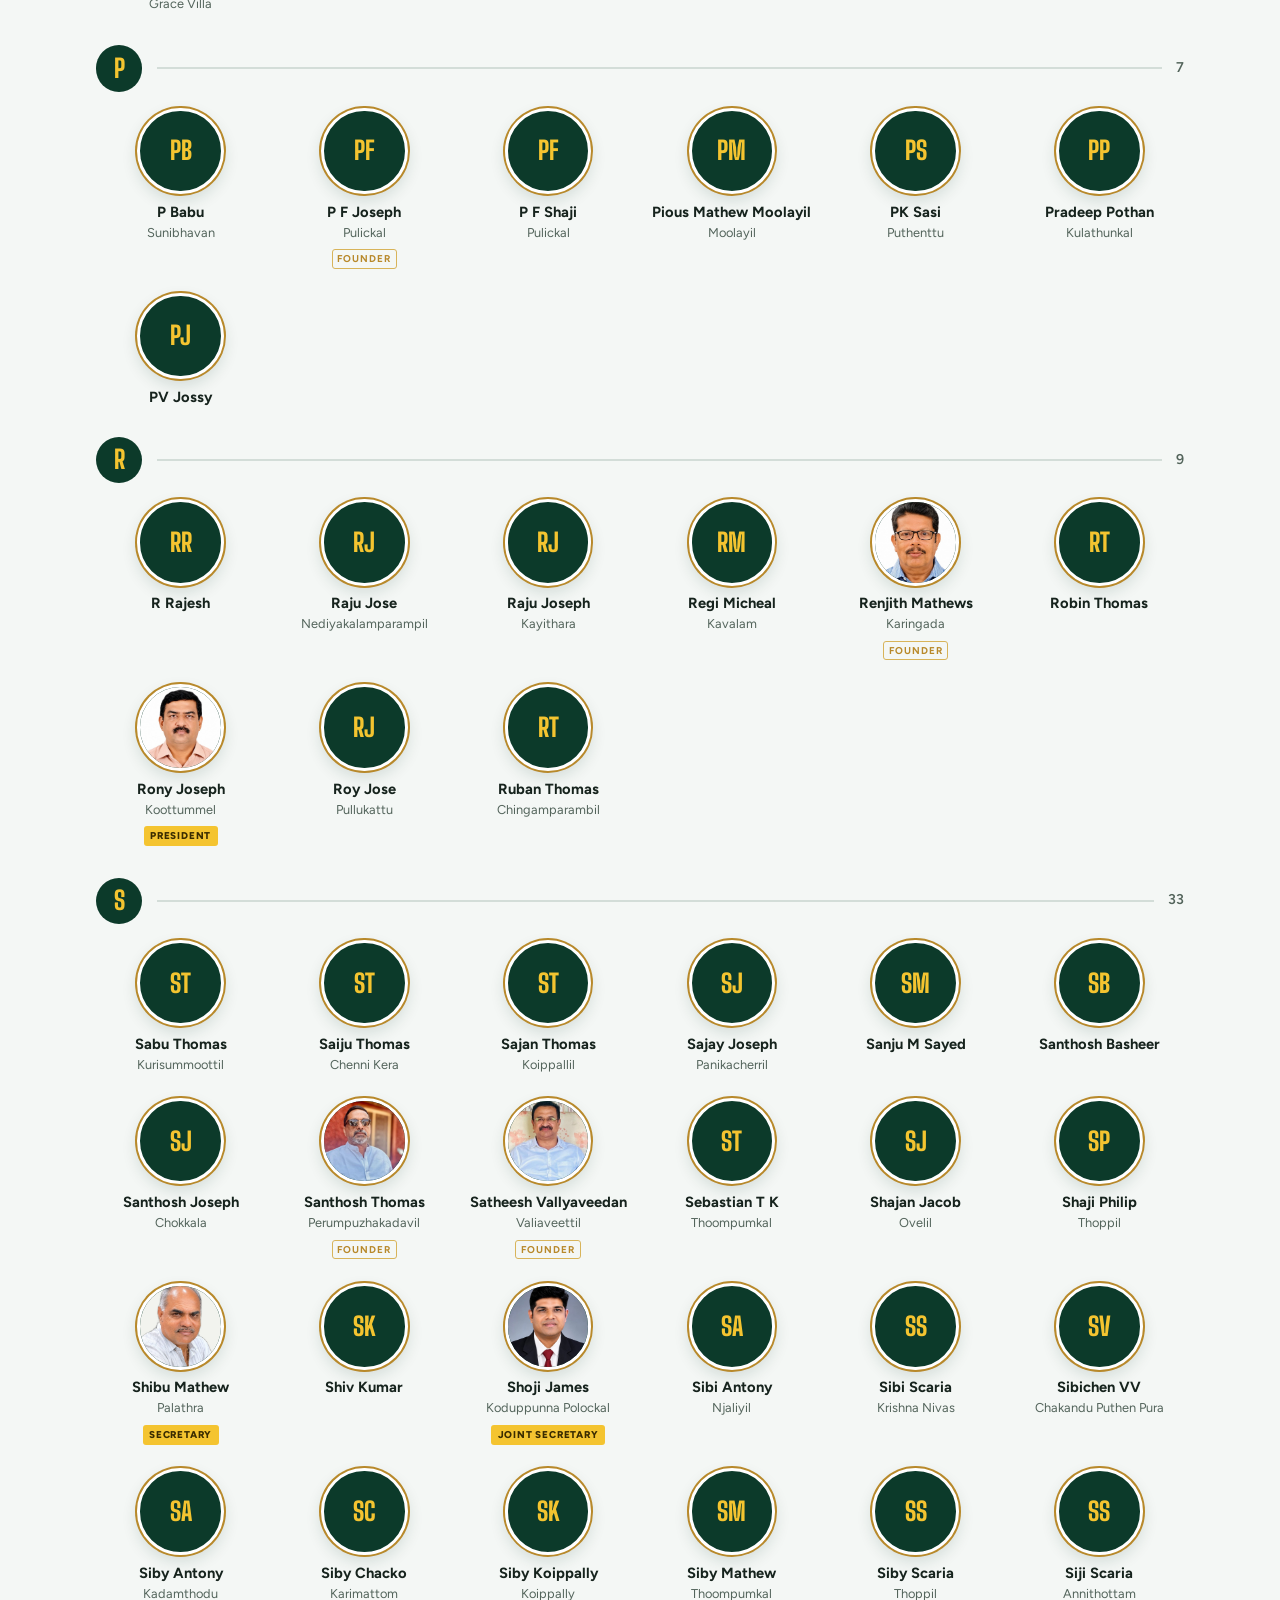
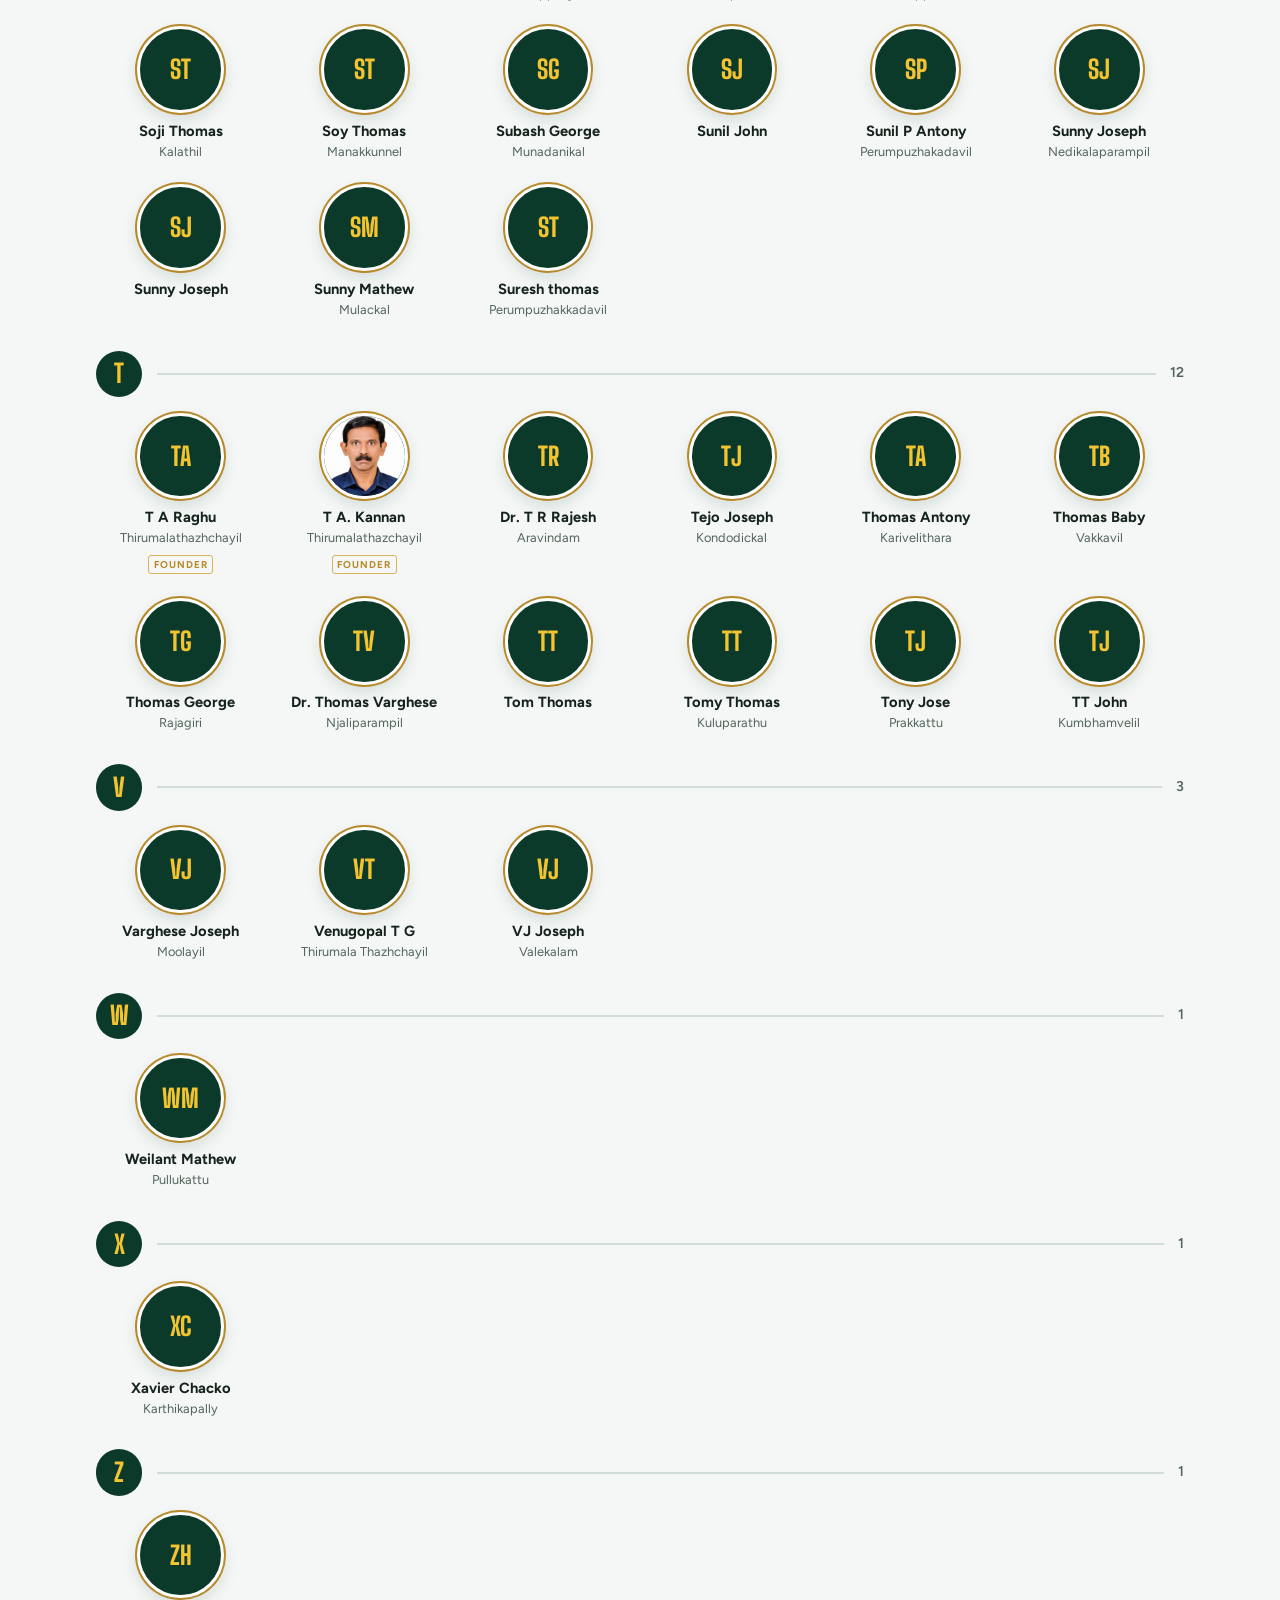
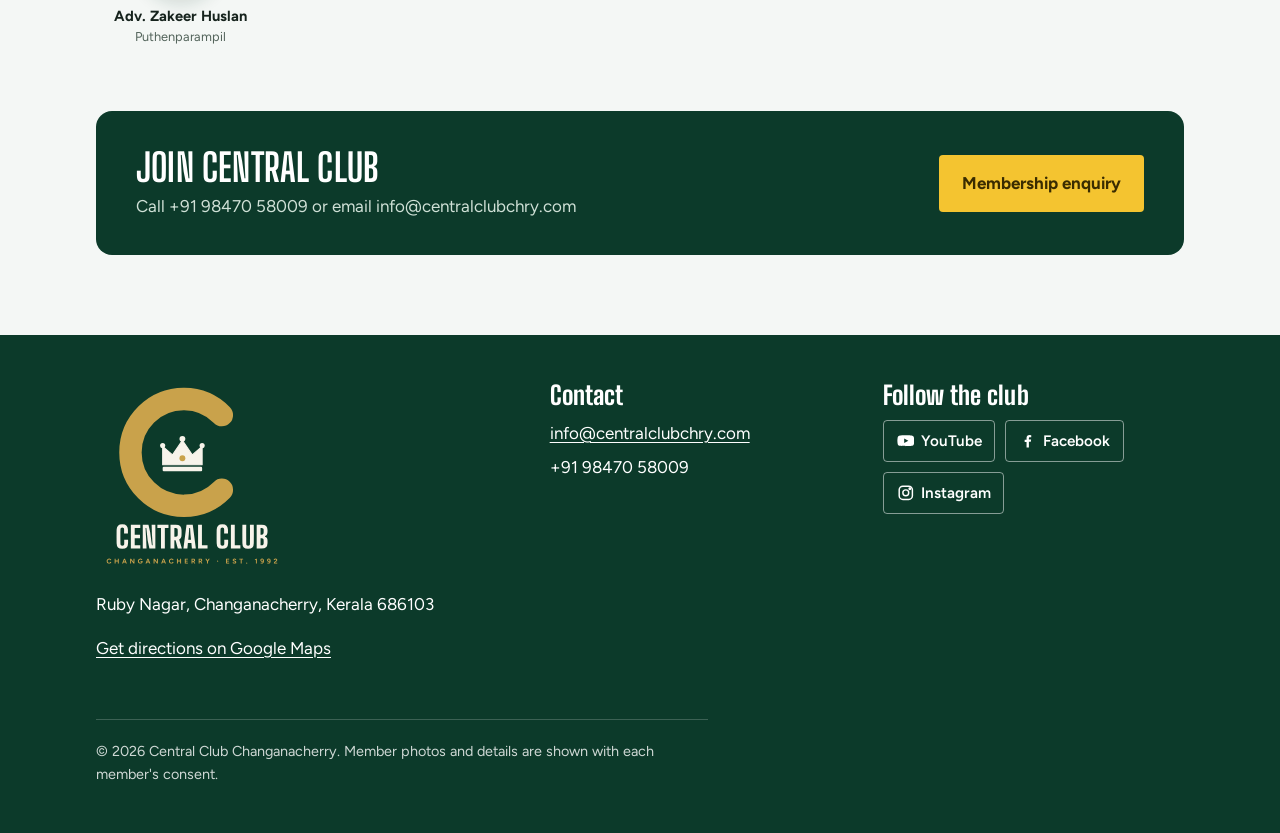
<file: members.html>
<!doctype html>
<html lang="en">
<head>
<meta charset="utf-8">
<meta name="viewport" content="width=device-width, initial-scale=1">
<title>Members — Central Club Changanacherry</title>
<meta name="description" content="The members of Central Club Changanacherry, the badminton and sports club at Ruby Nagar, Changanacherry.">
<meta property="og:title" content="Members — Central Club Changanacherry">
<meta property="og:description" content="The members of Central Club Changanacherry, the badminton and sports club at Ruby Nagar, Changanacherry.">
<meta property="og:type" content="website">
<link rel="canonical" href="https://centralclubchry.com/members">
<meta name="theme-color" content="#0c3a2a">
<link rel="icon" href="/favicon.ico" sizes="any">
<link rel="icon" href="/images/favicon-96.png" type="image/png" sizes="96x96">
<link rel="apple-touch-icon" href="/images/apple-touch-icon.png">
<link rel="preconnect" href="https://fonts.googleapis.com">
<link rel="preconnect" href="https://fonts.gstatic.com" crossorigin>
<link rel="stylesheet" href="https://fonts.googleapis.com/css2?family=Big+Shoulders+Display:wght@700;800&family=Figtree:wght@400;500;600;700&display=swap">
<link rel="stylesheet" href="css/style.css">
</head>
<body data-page="members">
<main id="main"><noscript><p class="wrap">This site needs JavaScript turned on to show club content.</p></noscript></main>
<script src="data/club.js"></script>
<script src="js/site.js"></script>
</body>
</html>
</file>
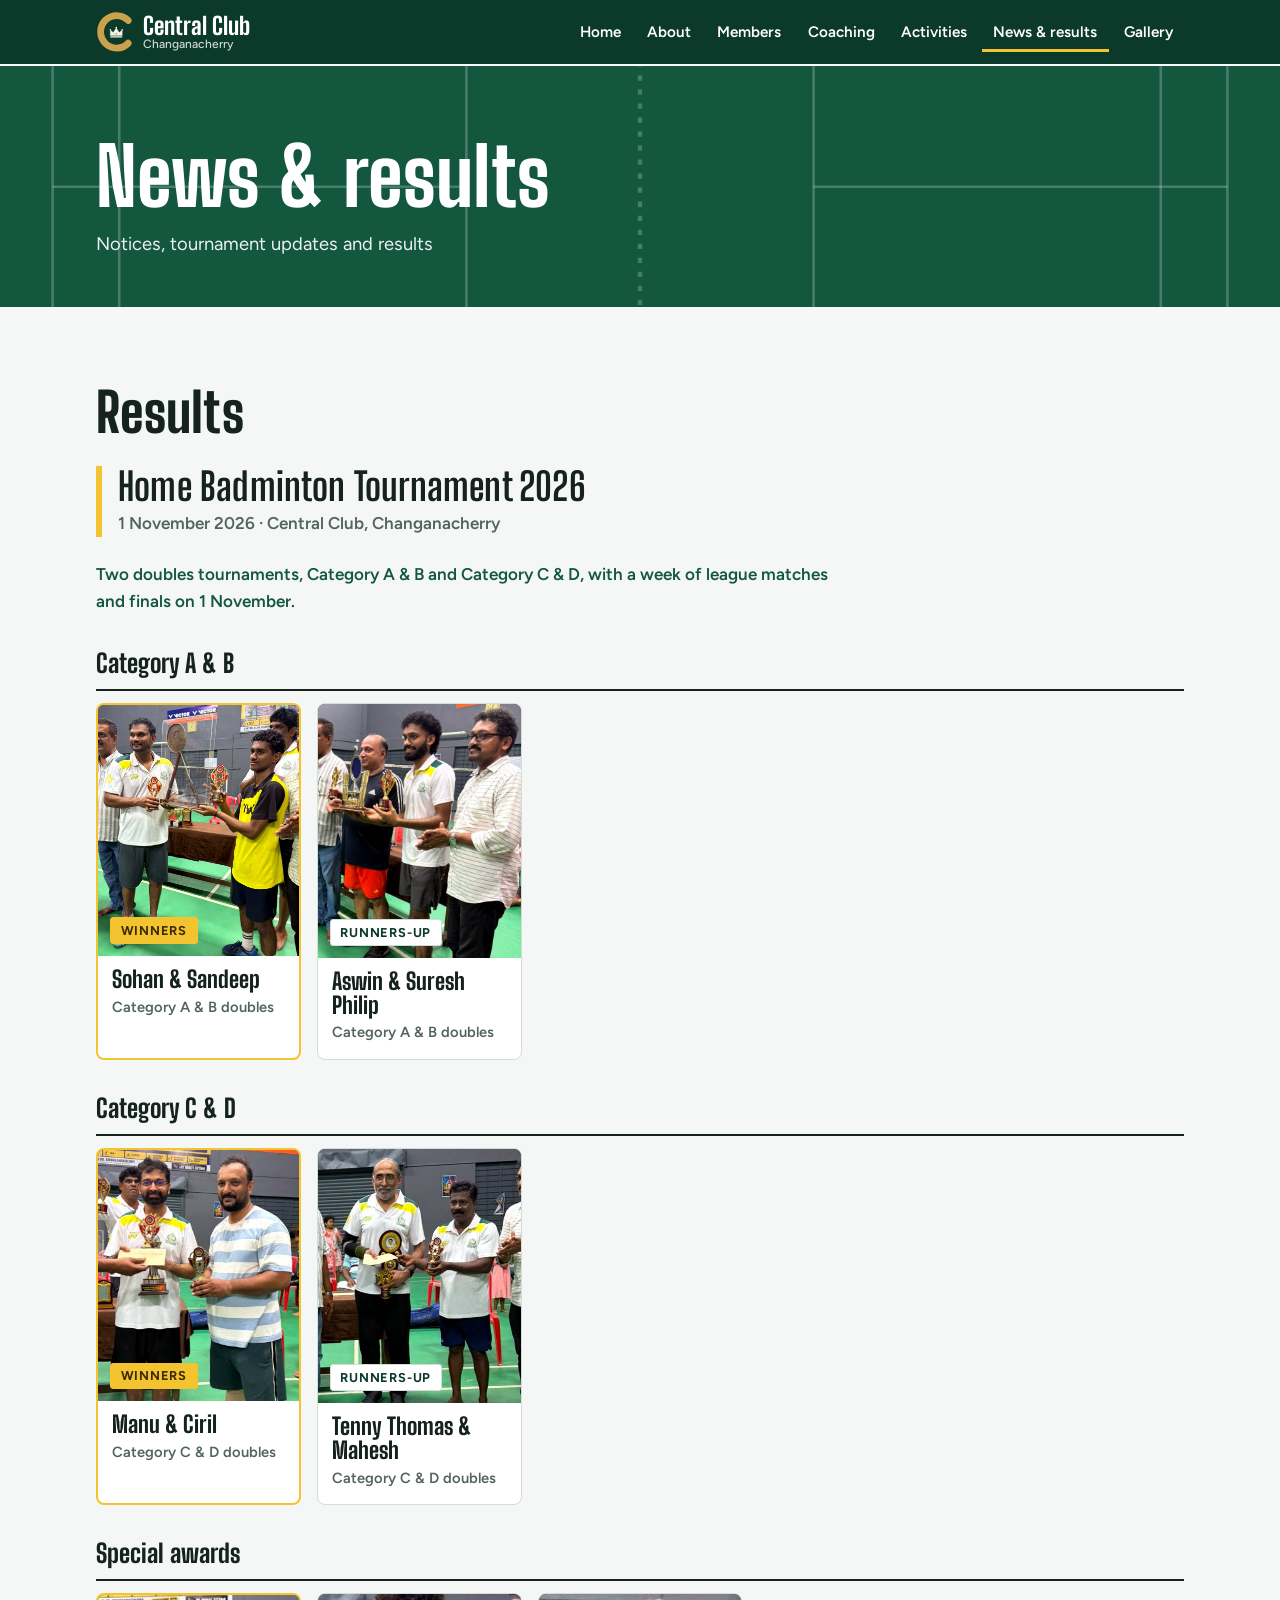
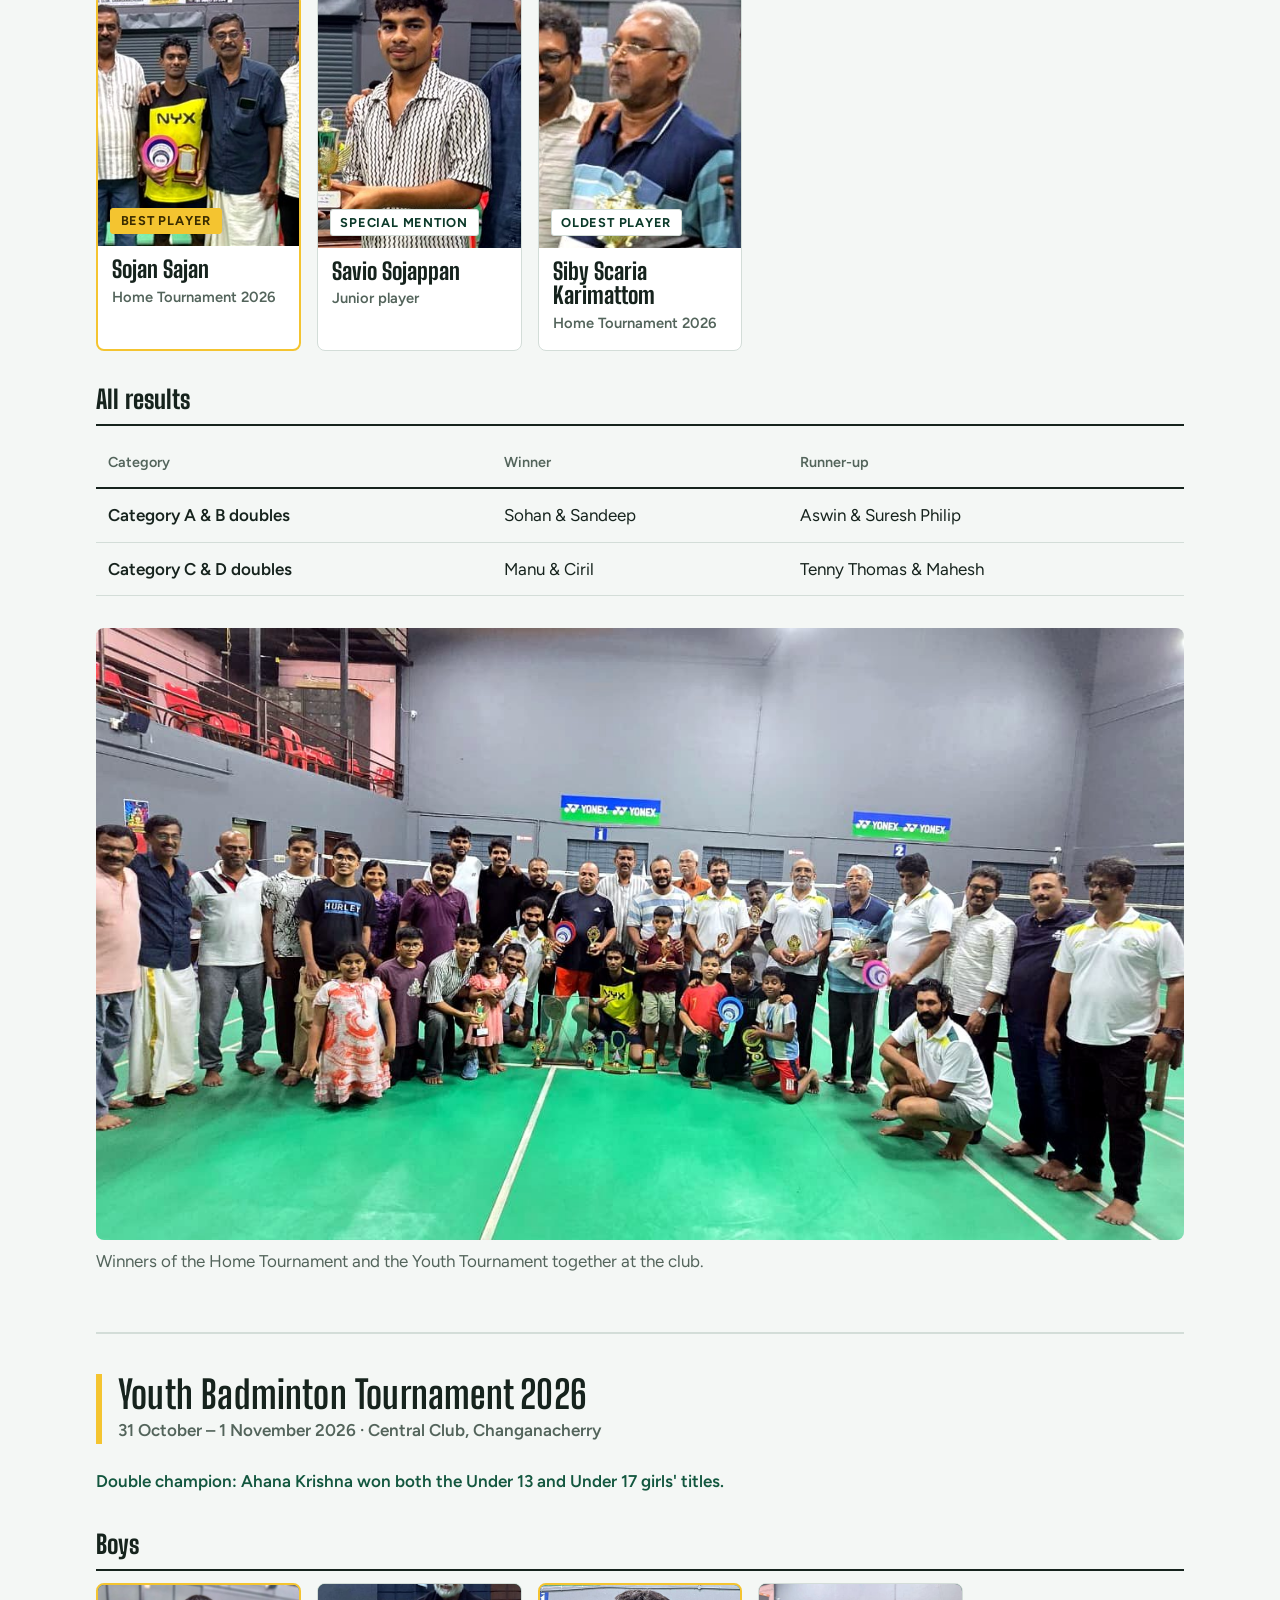
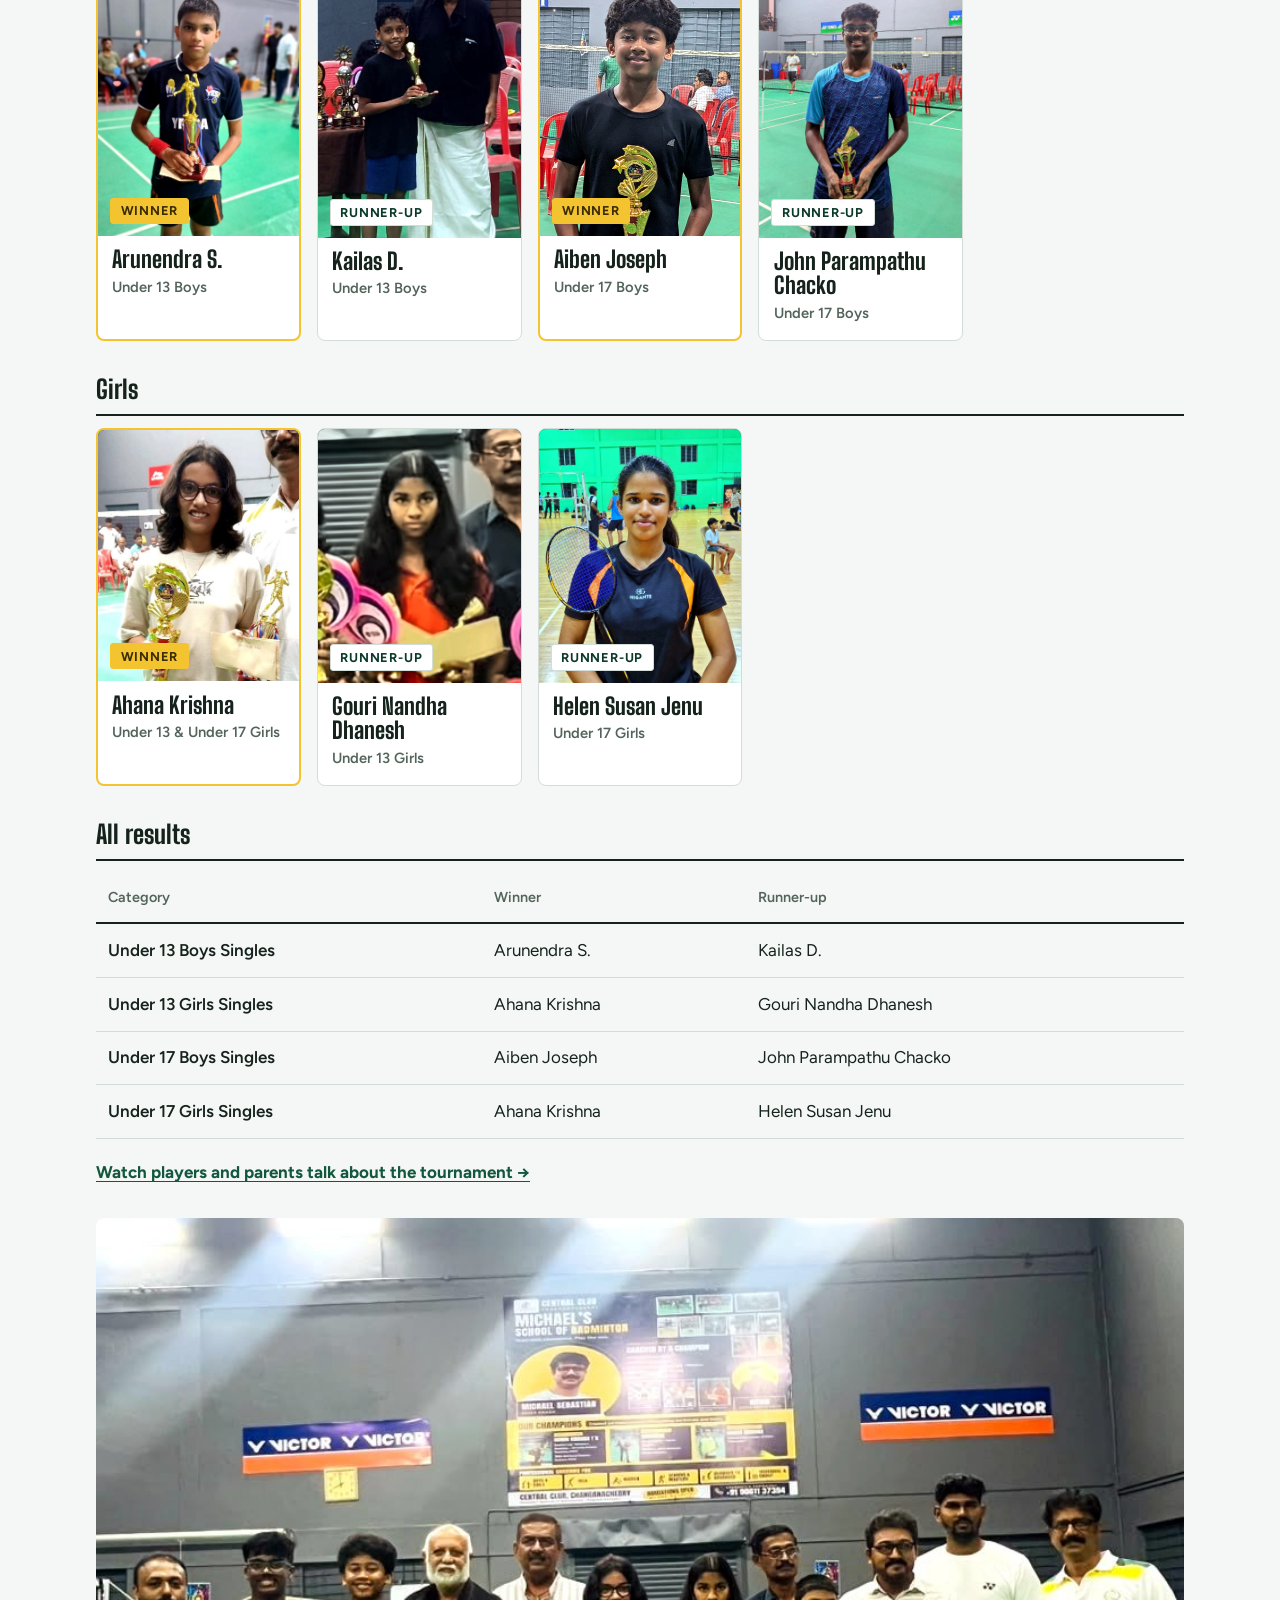
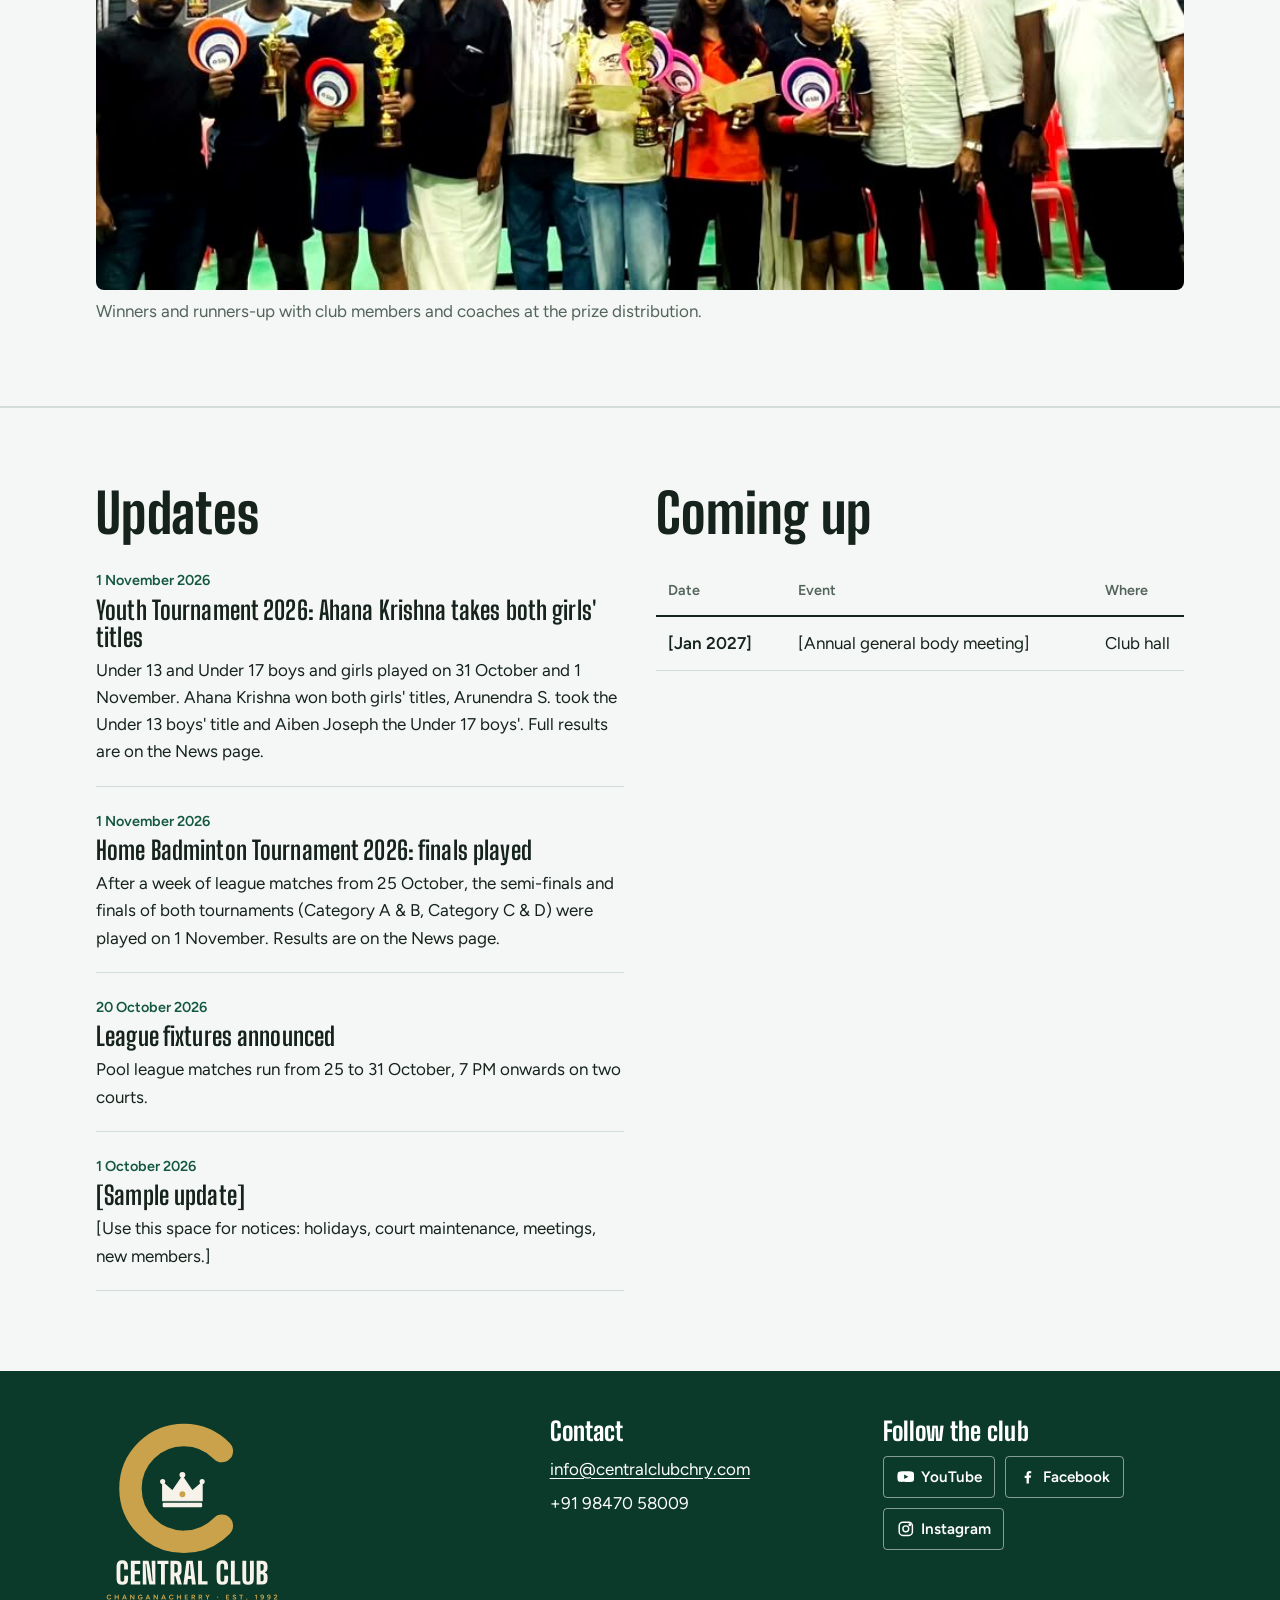
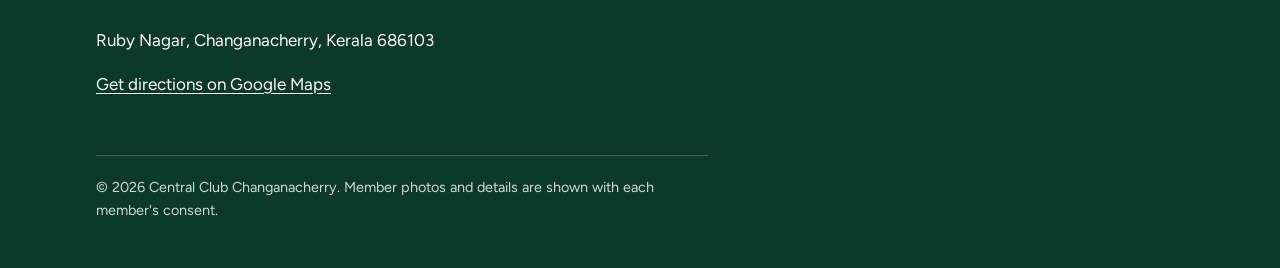
<file: news.html>
<!doctype html>
<html lang="en">
<head>
<meta charset="utf-8">
<meta name="viewport" content="width=device-width, initial-scale=1">
<title>News & results — Central Club Changanacherry</title>
<meta name="description" content="Club notices, tournament updates and results.">
<meta property="og:title" content="News & results — Central Club Changanacherry">
<meta property="og:description" content="Club notices, tournament updates and results.">
<meta property="og:type" content="website">
<link rel="canonical" href="https://centralclubchry.com/news">
<meta name="theme-color" content="#0c3a2a">
<link rel="icon" href="/favicon.ico" sizes="any">
<link rel="icon" href="/images/favicon-96.png" type="image/png" sizes="96x96">
<link rel="apple-touch-icon" href="/images/apple-touch-icon.png">
<link rel="preconnect" href="https://fonts.googleapis.com">
<link rel="preconnect" href="https://fonts.gstatic.com" crossorigin>
<link rel="stylesheet" href="https://fonts.googleapis.com/css2?family=Big+Shoulders+Display:wght@700;800&family=Figtree:wght@400;500;600;700&display=swap">
<link rel="stylesheet" href="css/style.css">
</head>
<body data-page="news">
<main id="main"><noscript><p class="wrap">This site needs JavaScript turned on to show club content.</p></noscript></main>
<script src="data/club.js"></script>
<script src="js/site.js"></script>
</body>
</html>
</file>
<file: css/style.css>
/* Central Club Changanacherry — styles
   Palette taken from the badminton court: court green, line white, floodlight yellow. */

:root {
  --court: #13573f;
  --court-deep: #0c3a2a;
  --line: #ffffff;
  --paper: #f4f7f5;
  --ink: #16231d;
  --muted: #53645b;
  --rule: #d3ddd8;
  --flood: #f4c430;
  --flood-ink: #3a2c00;

  --display: "Big Shoulders Display", "Arial Narrow", "Roboto Condensed", Impact, sans-serif;
  --body: "Figtree", "Segoe UI", system-ui, -apple-system, Roboto, sans-serif;

  --wrap: 72rem;
  --gap: clamp(1rem, 3vw, 2rem);
}

*, *::before, *::after { box-sizing: border-box; }
html { -webkit-text-size-adjust: 100%; scroll-padding-top: 5rem; }
body {
  margin: 0;
  background: var(--paper);
  color: var(--ink);
  font-family: var(--body);
  font-size: 1.0625rem;
  line-height: 1.6;
}
img { max-width: 100%; display: block; }
a { color: var(--court); text-underline-offset: 0.18em; }
a:hover { color: var(--court-deep); }
:focus-visible { outline: 3px solid var(--flood); outline-offset: 3px; border-radius: 2px; }

h1, h2, h3 {
  font-family: var(--display);
  font-weight: 800;
  line-height: 0.95;
  letter-spacing: 0.005em;
  margin: 0 0 0.5em;
}
h1 { font-size: clamp(3rem, 9vw, 6.5rem); }
h2 { font-size: clamp(2.2rem, 5vw, 3.4rem); }
h3 { font-size: 1.6rem; font-weight: 700; line-height: 1.05; }
p { margin: 0 0 1em; max-width: 68ch; }

.wrap { max-width: var(--wrap); margin: 0 auto; padding: 0 var(--gap); }
.skip { position: absolute; left: -999px; top: 0; background: var(--flood); color: var(--flood-ink); padding: .5rem 1rem; z-index: 99; }
.skip:focus { left: 1rem; top: 1rem; }

/* ---------- Header ---------- */
.site-header {
  position: sticky; top: 0; z-index: 50;
  background: var(--court-deep);
  color: var(--line);
  border-bottom: 2px solid var(--line);
}
.site-header .wrap { display: flex; align-items: center; justify-content: space-between; gap: 1rem; min-height: 4rem; }
.brand { display: flex; align-items: center; gap: .6rem; color: var(--line); text-decoration: none; }
.brand img { width: 2.6rem; height: 2.6rem; flex: none; }
.brand span { font-family: var(--display); font-weight: 800; font-size: 1.5rem; line-height: 1; }
.brand small { display: block; font-family: var(--body); font-weight: 500; font-size: .75rem; opacity: .8; }
.brand:hover { color: var(--line); }

.nav ul { list-style: none; margin: 0; padding: 0; display: flex; gap: .25rem; }
.nav a {
  display: block; padding: .5rem .7rem; color: var(--line); text-decoration: none;
  font-weight: 600; font-size: .95rem; border-radius: 4px;
}
.nav a:hover { background: rgba(255,255,255,.1); color: var(--line); }
.nav a[aria-current="page"] { box-shadow: inset 0 -3px 0 var(--flood); border-radius: 0; }
.nav-toggle {
  display: none; background: none; border: 2px solid var(--line); color: var(--line);
  font: 600 .9rem var(--body); padding: .4rem .8rem; border-radius: 4px; cursor: pointer;
}

@media (max-width: 860px) {
  .nav-toggle { display: block; }
  .nav { position: absolute; left: 0; right: 0; top: 100%; background: var(--court-deep); border-bottom: 2px solid var(--line); display: none; }
  .nav.open { display: block; }
  .nav ul { flex-direction: column; padding: .5rem var(--gap) 1rem; }
  .nav a { padding: .8rem .5rem; font-size: 1.05rem; }
  .nav a[aria-current="page"] { box-shadow: inset 4px 0 0 var(--flood); }
}

/* ---------- Live banner ---------- */
.live-bar { background: var(--flood); color: var(--flood-ink); }
.live-bar .wrap { display: flex; flex-wrap: wrap; align-items: center; gap: .5rem 1.25rem; padding-top: .6rem; padding-bottom: .6rem; font-weight: 600; }
.live-dot { width: .7rem; height: .7rem; border-radius: 50%; background: #c62828; display: inline-block; margin-right: .4rem; animation: pulse 1.6s infinite; }
.live-bar a { color: var(--flood-ink); font-weight: 700; }
@keyframes pulse { 50% { opacity: .3; } }

/* ---------- Court-line hero (the signature) ---------- */
.hero {
  position: relative; overflow: hidden;
  background: var(--court);
  color: var(--line);
  padding: clamp(4rem, 12vw, 8rem) 0 clamp(3rem, 9vw, 6rem);
}
.court-lines {
  position: absolute; inset: 0; width: 100%; height: 100%;
  stroke: rgba(255,255,255,.22); stroke-width: 3; fill: none;
}
.hero .wrap { position: relative; }
.hero h1 { max-width: 12ch; margin-bottom: .3em; }
.hero h1 .town { display: block; font-size: .42em; font-weight: 700; letter-spacing: .02em; margin-top: .25em; color: var(--flood); }
.hero p { font-size: clamp(1.1rem, 2.2vw, 1.35rem); max-width: 38ch; }
.hero .since { font-weight: 600; opacity: .85; font-size: 1rem; }

.btn {
  display: inline-block; padding: .8rem 1.3rem; border-radius: 4px;
  font-weight: 700; text-decoration: none; border: 2px solid transparent;
}
.btn-flood { background: var(--flood); color: var(--flood-ink); }
.btn-flood:hover { background: #ffd54f; color: var(--flood-ink); }
.btn-line { border-color: var(--line); color: var(--line); }
.btn-line:hover { background: var(--line); color: var(--court-deep); }
.btn-court { background: var(--court); color: var(--line); }
.btn-court:hover { background: var(--court-deep); color: var(--line); }
.actions { display: flex; flex-wrap: wrap; gap: .75rem; margin-top: 1.5rem; }

/* Inner page header: a strip of court with the service-line corner */
.page-head {
  position: relative; overflow: hidden;
  background: var(--court); color: var(--line);
  padding: clamp(2.5rem, 7vw, 4.5rem) 0 clamp(2rem, 5vw, 3rem);
}
.page-head h1 { font-size: clamp(2.8rem, 7vw, 5rem); margin-bottom: .2em; }
.page-head p { font-size: 1.15rem; margin: 0; opacity: .92; }

/* ---------- Sections ---------- */
.section { padding: clamp(3rem, 8vw, 5rem) 0; }
.section + .section { border-top: 2px solid var(--rule); }
.section-lead { color: var(--muted); font-size: 1.1rem; margin-bottom: 2rem; }
.split { display: grid; gap: var(--gap); }
.split > *, .hero-grid > *, .archive > * { min-width: 0; }
@media (min-width: 860px) { .split { grid-template-columns: 1fr 1fr; align-items: start; } }

/* Activities: a list ruled like court lines, not identical cards */
.activity-list { list-style: none; margin: 0; padding: 0; border-top: 2px solid var(--ink); }
.activity-list li {
  display: grid; grid-template-columns: 3rem 1fr; gap: 1rem; align-items: start;
  padding: 1.25rem 0; border-bottom: 1px solid var(--rule);
}
.activity-list svg { width: 2.6rem; height: 2.6rem; color: var(--court); }
.activity-list h3 { margin-bottom: .2rem; }
.activity-list p { margin: 0; color: var(--muted); }
@media (min-width: 860px) {
  .activity-list.wide li { grid-template-columns: 3rem 14rem 1fr; }
  .activity-list.wide h3 { margin: .3rem 0 0; }
}

/* News */
.news-list { list-style: none; margin: 0; padding: 0; display: grid; gap: 0; }
.news-list li { padding: 1.25rem 0; border-bottom: 1px solid var(--rule); }
.news-list li:first-child { padding-top: 0; }
.news-date { font-weight: 600; color: var(--court); font-size: .9rem; }
.news-list h3 { margin: .2rem 0 .4rem; }
.news-list p { margin: 0; }

/* Coaching callout on home */
.callout {
  background: var(--court-deep); color: var(--line);
  border-radius: 6px; padding: clamp(1.75rem, 5vw, 3rem);
  display: grid; gap: 1.5rem;
}
.callout h2 { color: var(--line); }
.callout a:not(.btn) { color: var(--flood); }
@media (min-width: 860px) { .callout { grid-template-columns: 1.3fr 1fr; align-items: center; } }

/* People */
.people { display: grid; gap: 1.5rem 1.25rem; grid-template-columns: repeat(auto-fill, minmax(10.5rem, 1fr)); }
.person { margin: 0; }
.person .avatar {
  aspect-ratio: 1; width: 100%; border-radius: 6px; overflow: hidden;
  background: var(--court); color: var(--line);
  display: flex; align-items: center; justify-content: center;
  font-family: var(--display); font-weight: 800; font-size: 2.6rem;
}
.person .avatar img { width: 100%; height: 100%; object-fit: cover; }
.person figcaption { padding-top: .6rem; }
.person strong { display: block; font-size: 1.05rem; line-height: 1.3; }
.person figcaption span { color: var(--muted); font-size: .95rem; }
.person figcaption .note { display: block; margin-top: .25rem; font-size: .9rem; }

/* Timeline (a real sequence, so numbering by year is meaningful) */
.timeline { list-style: none; margin: 0; padding: 0; border-left: 3px solid var(--court); }
.timeline li { position: relative; padding: 0 0 1.4rem 1.5rem; }
.timeline li::before {
  content: ""; position: absolute; left: -.55rem; top: .35rem;
  width: .8rem; height: .8rem; background: var(--paper); border: 3px solid var(--court); border-radius: 50%;
}
.timeline b { font-family: var(--display); font-size: 1.5rem; display: block; line-height: 1; margin-bottom: .2rem; }

/* Founders: archival portraits */
.founders .avatar img { filter: grayscale(1) contrast(1.05); }

/* Office bearers */
table.bearers { min-width: 24rem; max-width: 46rem; }
table.bearers td:first-child { font-family: var(--display); font-size: 1.25rem; font-weight: 700; white-space: nowrap; }

/* Archive */
.archive { display: grid; gap: var(--gap); }
@media (min-width: 900px) { .archive { grid-template-columns: 1.15fr 1fr; align-items: start; } }
.archive-pages { display: grid; gap: .75rem; }
.archive-pages a { display: block; border: 1px solid var(--rule); border-radius: 4px; overflow: hidden; background: #fff; }
.archive-pages a:hover { border-color: var(--court); }
.archive-source { color: var(--muted); font-weight: 600; }
.programme-head { margin-top: 1.5rem; }
.programme { margin: 0; display: grid; grid-template-columns: minmax(8rem, auto) 1fr; gap: .45rem 1rem; border-top: 2px solid var(--ink); padding-top: .75rem; }
.programme dt { color: var(--muted); }
.programme dd { margin: 0; font-weight: 500; }

/* Members */
.toolbar { display: flex; flex-wrap: wrap; gap: .75rem; align-items: center; margin-bottom: 2rem; }
.toolbar label { font-weight: 600; }
.toolbar input {
  font: inherit; padding: .65rem .9rem; border: 2px solid var(--rule); border-radius: 4px;
  min-width: min(100%, 20rem); background: #fff; color: var(--ink);
}
.toolbar input:focus { border-color: var(--court); outline: none; }
.year-group { margin-bottom: 2.5rem; }
.year-group h2 { display: flex; align-items: baseline; gap: .75rem; border-bottom: 2px solid var(--ink); padding-bottom: .3rem; margin-bottom: 1.25rem; }
.year-group h2 small { font-family: var(--body); font-weight: 500; font-size: 1rem; color: var(--muted); }
.empty { color: var(--muted); padding: 1rem 0; }

/* Tables */
.table-wrap { overflow-x: auto; }
table { width: 100%; border-collapse: collapse; min-width: 34rem; }
th, td { text-align: left; padding: .8rem .75rem; border-bottom: 1px solid var(--rule); vertical-align: top; }
th { font-size: .9rem; color: var(--muted); font-weight: 600; border-bottom: 2px solid var(--ink); }
td:first-child { font-weight: 600; }

/* Coaching batches */
.batches { display: grid; gap: 1rem; grid-template-columns: repeat(auto-fit, minmax(14rem, 1fr)); }
.batch { background: #fff; border: 2px solid var(--court); border-radius: 6px; padding: 1.25rem; }
.batch h3 { color: var(--court); }
.batch dl { margin: 0; display: grid; grid-template-columns: auto 1fr; gap: .25rem .75rem; }
.batch dt { color: var(--muted); }
.batch dd { margin: 0; font-weight: 600; }

/* Gallery */
.album { margin-bottom: 3rem; }
.album-head { display: flex; flex-wrap: wrap; align-items: baseline; justify-content: space-between; gap: .5rem; margin-bottom: 1rem; }
.album-head span { color: var(--muted); }
.photos { display: grid; gap: .5rem; grid-template-columns: repeat(auto-fill, minmax(12rem, 1fr)); }
.photos button { padding: 0; border: 0; background: var(--court); cursor: zoom-in; aspect-ratio: 4 / 3; overflow: hidden; border-radius: 4px; }
.photos img { width: 100%; height: 100%; object-fit: cover; }
.photo-empty {
  aspect-ratio: 4 / 3; border-radius: 4px; background: var(--court);
  display: flex; align-items: center; justify-content: center; text-align: center;
  color: rgba(255,255,255,.85); font-weight: 600; padding: 1rem;
  background-image: linear-gradient(rgba(255,255,255,.18) 2px, transparent 2px), linear-gradient(90deg, rgba(255,255,255,.18) 2px, transparent 2px);
  background-size: 50% 50%; background-position: center;
}
dialog.lightbox { border: 0; padding: 0; background: transparent; max-width: 95vw; max-height: 92vh; }
dialog.lightbox::backdrop { background: rgba(8, 30, 21, .9); }
dialog.lightbox img { max-width: 95vw; max-height: 85vh; border-radius: 4px; }
dialog.lightbox button { margin-top: .5rem; }

.videos { display: grid; gap: 1.25rem; grid-template-columns: repeat(auto-fill, minmax(18rem, 1fr)); }
.video { margin: 0; }
.video-frame { aspect-ratio: 16 / 9; background: var(--court-deep); border-radius: 6px; overflow: hidden; position: relative; }
.video-frame button { all: unset; cursor: pointer; position: absolute; inset: 0; }
.video-frame img { width: 100%; height: 100%; object-fit: cover; }
.video-frame .play {
  position: absolute; left: 50%; top: 50%; transform: translate(-50%, -50%);
  width: 4rem; height: 4rem; border-radius: 50%; background: var(--flood);
  display: flex; align-items: center; justify-content: center;
}
.video-frame .play::after { content: ""; border-left: 1.1rem solid var(--flood-ink); border-top: .7rem solid transparent; border-bottom: .7rem solid transparent; margin-left: .25rem; }
.video-frame iframe { width: 100%; height: 100%; border: 0; }
.video figcaption { padding-top: .5rem; font-weight: 600; }

/* ---------- Footer ---------- */
.site-footer { background: var(--court-deep); color: var(--line); padding: 3rem 0 2rem; margin-top: 0; }
.site-footer a { color: var(--line); }
.footer-grid { display: grid; gap: 2rem; }
@media (min-width: 760px) { .footer-grid { grid-template-columns: 1.4fr 1fr 1fr; } }
.site-footer h2 { font-size: 1.6rem; }
.footer-logo { display: block; width: 12rem; height: auto; margin: 0 0 1.25rem; }
.site-footer ul { list-style: none; margin: 0; padding: 0; }
.site-footer li { margin-bottom: .4rem; }
.social { display: flex; gap: .6rem; flex-wrap: wrap; }
.social a {
  display: inline-flex; align-items: center; gap: .4rem; padding: .5rem .8rem;
  border: 1px solid rgba(255,255,255,.5); border-radius: 4px; text-decoration: none; font-weight: 600; font-size: .95rem;
}
.social a:hover { background: var(--line); color: var(--court-deep); }
.social svg { width: 1.1rem; height: 1.1rem; }
.fine { border-top: 1px solid rgba(255,255,255,.25); margin-top: 2.5rem; padding-top: 1.25rem; font-size: .9rem; opacity: .8; }

@media (prefers-reduced-motion: reduce) {
  * { animation: none !important; transition: none !important; }
}

/* ---------- Hero with video ---------- */
.hero-grid { display: grid; gap: 2rem; align-items: center; }
@media (min-width: 860px) { .hero-grid { grid-template-columns: 1.25fr .75fr; } }
.hero-media {
  justify-self: center; width: min(100%, 19rem); aspect-ratio: 9 / 16;
  border: 3px solid var(--line); border-radius: 14px; overflow: hidden; background: var(--court-deep);
  box-shadow: 0 1.5rem 3rem rgba(0,0,0,.35);
}
.hero-media video, .hero-media img { width: 100%; height: 100%; object-fit: cover; display: block; }
@media (max-width: 859px) { .hero-media { width: min(100%, 15rem); } }

.section-top { display: flex; flex-wrap: wrap; align-items: baseline; justify-content: space-between; gap: .5rem 1rem; }
.section-top a { font-weight: 600; }

/* ---------- Tournament results ---------- */
.tournament + .tournament { margin-top: 3.5rem; padding-top: 2.5rem; border-top: 2px solid var(--rule); }
.tournament-head { border-left: 6px solid var(--flood); padding-left: 1rem; margin-bottom: 1.5rem; }
.tournament-head h3 { font-size: clamp(1.8rem, 4vw, 2.4rem); margin-bottom: .2rem; }
.tournament-head p { margin: 0; color: var(--muted); font-weight: 600; }
.results-grid { display: grid; gap: 1.25rem; grid-template-columns: repeat(auto-fill, minmax(14rem, 1fr)); }
.result { background: #fff; border: 1px solid var(--rule); border-radius: 8px; overflow: hidden; display: flex; flex-direction: column; }
.result h4 { margin: 0; padding: .7rem 1rem; background: var(--court-deep); color: var(--line); font-family: var(--display); font-size: 1.35rem; font-weight: 700; letter-spacing: .01em; }
.result-photo { position: relative; aspect-ratio: 4 / 5; background: var(--court); display: flex; align-items: center; justify-content: center; color: var(--line); font-family: var(--display); font-weight: 800; font-size: 3rem; }
.result-photo img { width: 100%; height: 100%; object-fit: cover; object-position: center 20%; }
.badge { position: absolute; left: .75rem; bottom: .75rem; background: var(--flood); color: var(--flood-ink); font: 700 .8rem var(--body); text-transform: uppercase; letter-spacing: .06em; padding: .3rem .6rem; border-radius: 3px; }
.result-winner { margin: 0; padding: .8rem 1rem .2rem; font-family: var(--display); font-size: 1.6rem; font-weight: 800; line-height: 1.05; }
.result-runner { margin: auto 0 0; padding: .6rem 1rem 1rem; display: flex; gap: .65rem; align-items: center; font-weight: 600; }
.result-runner img, .result-runner .mini { width: 2.6rem; height: 2.6rem; border-radius: 50%; object-fit: cover; object-position: center 20%; flex: none; }
.result-runner .mini { background: var(--court); color: var(--line); display: inline-flex; align-items: center; justify-content: center; font: 700 .9rem var(--body); }
.result-runner small { display: block; color: var(--muted); font-weight: 500; font-size: .8rem; text-transform: uppercase; letter-spacing: .05em; }
.tournament-note { margin-top: 1.25rem; font-weight: 600; color: var(--court); }
.group-photo { margin: 2rem 0 0; }
.group-photo img { width: 100%; max-height: 42rem; object-fit: cover; border-radius: 8px; }
.group-photo figcaption { color: var(--muted); padding-top: .5rem; }

/* ---------- Club photo strip ---------- */
.facility-strip { display: grid; gap: .75rem; grid-template-columns: repeat(auto-fit, minmax(13rem, 1fr)); }
.facility-strip figure { margin: 0; }
.facility-strip img { width: 100%; aspect-ratio: 4 / 5; object-fit: cover; border-radius: 6px; }
.facility-strip figcaption { padding-top: .4rem; font-size: .95rem; color: var(--muted); }

/* Portrait video clips in the gallery */
.video-frame.tall { aspect-ratio: 9 / 16; max-height: 34rem; }
.video-frame.tall video { width: 100%; height: 100%; object-fit: cover; background: var(--court-deep); }
.videos:has(.video-file) { grid-template-columns: repeat(auto-fill, minmax(14rem, 1fr)); }
@media (max-width: 600px) {
  .results-grid { grid-template-columns: repeat(2, minmax(0, 1fr)); gap: .75rem; }
  .result h4 { font-size: 1.05rem; padding: .55rem .7rem; }
  .result-winner { font-size: 1.2rem; padding: .6rem .7rem .1rem; }
  .result-runner { padding: .5rem .7rem .8rem; font-size: .85rem; gap: .5rem; }
  .result-runner img, .result-runner .mini { width: 2rem; height: 2rem; }
  .badge { font-size: .7rem; left: .5rem; bottom: .5rem; }
  .facility-strip { grid-template-columns: repeat(2, minmax(0, 1fr)); }
}

/* Hero with a full-width court photo */
.hero-photo { min-height: min(88vh, 46rem); display: flex; align-items: flex-end; }
.hero-photo .hero-bg { position: absolute; inset: 0; z-index: 0; width: 100%; height: 100%; object-fit: cover; object-position: center 55%; }
.hero-photo::before {
  content: ""; position: absolute; inset: 0; z-index: 1;
  background: linear-gradient(90deg, rgba(12,58,42,.92) 0%, rgba(12,58,42,.72) 45%, rgba(12,58,42,.25) 100%);
}
.hero-photo .court-lines { z-index: 1; stroke: rgba(255,255,255,.12); }
.hero-photo .wrap { z-index: 2; width: 100%; }
.hero-photo .hero-grid { grid-template-columns: 1fr; }
@media (max-width: 859px) {
  .hero-photo::before { background: linear-gradient(0deg, rgba(12,58,42,.95) 0%, rgba(12,58,42,.75) 55%, rgba(12,58,42,.35) 100%); }
}

/* ---------- Player cards (winners and runners-up) ---------- */
.player-group { font-family: var(--display); font-size: 1.6rem; font-weight: 800; margin: 1.75rem 0 .75rem; padding-bottom: .3rem; border-bottom: 2px solid var(--ink); }
.players { display: grid; gap: 1rem; grid-template-columns: repeat(auto-fill, minmax(12.5rem, 1fr)); }
.player { background: #fff; border: 1px solid var(--rule); border-radius: 8px; overflow: hidden; }
.player.is-winner { border: 2px solid var(--flood); }
.player-photo { position: relative; aspect-ratio: 4 / 5; background: var(--court); color: var(--line); display: flex; align-items: center; justify-content: center; font-family: var(--display); font-weight: 800; font-size: 3rem; }
.player-photo img { width: 100%; height: 100%; object-fit: cover; object-position: center 20%; }
.player .badge { background: var(--line); color: var(--court-deep); border: 1px solid var(--rule); }
.player.is-winner .badge { background: var(--flood); color: var(--flood-ink); border-color: var(--flood); }
.player-text { padding: .7rem .9rem .9rem; }
.player-name { margin: 0; font-family: var(--display); font-size: 1.45rem; font-weight: 800; line-height: 1.05; }
.player-event { margin: .25rem 0 0; color: var(--muted); font-weight: 600; font-size: .92rem; }
.results-table { min-width: 28rem; }
@media (max-width: 600px) {
  .players { grid-template-columns: repeat(2, minmax(0, 1fr)); gap: .75rem; }
  .player-name { font-size: 1.15rem; }
  .player-event { font-size: .82rem; }
  .player-text { padding: .55rem .65rem .7rem; }
}

/* ---------- Home slideshow ---------- */
.hero-slideshow { padding: 0; min-height: min(86vh, 48rem); display: flex; align-items: flex-end; background: var(--court-deep); }
.slides { position: absolute; inset: 0; }
.slide { position: absolute; inset: 0; margin: 0; opacity: 0; transition: opacity .9s ease; }
.slide.is-active { opacity: 1; }
.slide img { width: 100%; height: 100%; object-fit: cover; }
.slide::after { content: ""; position: absolute; inset: 0; background: linear-gradient(0deg, rgba(8,40,29,.85) 0%, rgba(8,40,29,.25) 45%, rgba(8,40,29,0) 70%); }
.slide figcaption {
  position: absolute; right: var(--gap); bottom: 3.6rem; z-index: 2; max-width: 22rem; text-align: right;
  color: var(--line); font-weight: 600; font-size: .95rem; text-shadow: 0 1px 3px rgba(0,0,0,.6);
}
.slide-nav {
  position: absolute; top: 45%; z-index: 3; width: 3rem; height: 3rem; border-radius: 50%;
  border: 2px solid rgba(255,255,255,.85); background: rgba(8,40,29,.45); color: var(--line);
  font-size: 2rem; line-height: 1; cursor: pointer; display: flex; align-items: center; justify-content: center; padding-bottom: .2rem;
}
.slide-nav:hover { background: var(--flood); color: var(--flood-ink); border-color: var(--flood); }
.slide-nav.prev { left: 1rem; } .slide-nav.next { right: 1rem; }
.slide-dots { position: absolute; right: var(--gap); bottom: 1.6rem; z-index: 3; display: flex; gap: .5rem; }
.slide-dots button { width: .7rem; height: .7rem; padding: 0; border-radius: 50%; border: 2px solid var(--line); background: transparent; cursor: pointer; }
.slide-dots button[aria-current="true"] { background: var(--flood); border-color: var(--flood); width: 1.6rem; border-radius: 1rem; }
.hero-slideshow .wrap { position: relative; z-index: 2; width: 100%; padding-bottom: clamp(2rem, 6vw, 3.5rem); pointer-events: none; }
.hero-slideshow .hero-text { pointer-events: auto; max-width: 34rem; background: rgba(12,58,42,.88); border-left: 6px solid var(--flood); padding: clamp(1.25rem, 3vw, 2rem); border-radius: 0 8px 8px 0; }
.hero-slideshow h1 { font-size: clamp(2.8rem, 6.5vw, 4.8rem); }
.hero-slideshow .hero-grid { grid-template-columns: 1fr; }

@media (max-width: 859px) {
  .hero-slideshow { display: block; min-height: 0; }
  .slides { position: relative; aspect-ratio: 4 / 3; }
  .slide::after { background: linear-gradient(0deg, rgba(8,40,29,.75) 0%, rgba(8,40,29,0) 45%); }
  .slide figcaption { left: 1rem; right: auto; bottom: 2.4rem; text-align: left; font-size: .85rem; max-width: 80%; }
  .slide-dots { left: 1rem; right: auto; bottom: .9rem; }
  .slide-nav { width: 2.4rem; height: 2.4rem; font-size: 1.6rem; top: 40%; }
  .hero-slideshow .wrap { padding-top: 0; padding-bottom: 0; }
  .hero-slideshow .hero-text { max-width: none; border-left: 0; border-radius: 0; margin: 0 calc(-1 * var(--gap)); padding: 1.5rem var(--gap) 2rem; background: var(--court); }
}
@media (prefers-reduced-motion: reduce) { .slide { transition: none; } }

/* Slideshow, desktop: text as a slim band along the bottom so the photo stays visible */
@media (min-width: 860px) {
  .slide::after { background: linear-gradient(0deg, rgba(8,40,29,.94) 0%, rgba(8,40,29,.7) 22%, rgba(8,40,29,0) 46%); }
  .slide figcaption { top: 1.1rem; bottom: auto; left: var(--gap); right: auto; text-align: left; background: rgba(8,40,29,.7); padding: .35rem .8rem; border-radius: 4px; text-shadow: none; max-width: 30rem; }
  .slide-dots { top: 1.35rem; bottom: auto; }
  .hero-slideshow .wrap { padding-bottom: 2rem; }
  .hero-slideshow .hero-text {
    max-width: none; background: none; border: 0; padding: 0; border-radius: 0;
    display: grid; grid-template-columns: auto 1fr; gap: .5rem 3rem; align-items: end;
  }
  .hero-slideshow h1 { font-size: clamp(2.8rem, 5vw, 4rem); margin: 0; grid-row: 1 / span 3; }
  .hero-slideshow .hero-text p { margin: 0; max-width: 36ch; font-size: 1.1rem; }
  .hero-slideshow .hero-text .since { display: none; }
  .hero-slideshow .actions { margin-top: .5rem; }
}

/* A designed slide (like a collage) is shown whole, not cropped */
.slide.is-contain { background: #0c3a2a; }
.slide.is-contain img { object-fit: contain; }
.slide.is-contain::after { background: linear-gradient(0deg, rgba(8,40,29,.9) 0%, rgba(8,40,29,0) 22%); }
@media (min-width: 860px) { .slide.is-contain figcaption { display: none; } }

/* ---------- Home: results with an updates sidebar ---------- */
.home-main { padding-top: clamp(2rem, 5vw, 3rem); }
.home-grid { display: grid; gap: 2rem; }
.home-grid > * { min-width: 0; }
@media (min-width: 1000px) {
  .home-grid { grid-template-columns: minmax(0, 1fr) 21rem; align-items: start; }
  .home-side { position: sticky; top: 5.5rem; }
}
.home-results .tournament + .tournament { margin-top: 2rem; padding-top: 1.75rem; }
.home-results .tournament-head h3 { font-size: clamp(1.5rem, 3vw, 1.9rem); }
.home-results .player-group { font-size: 1.25rem; margin: 1rem 0 .6rem; }
.home-results .tournament-note { margin: .25rem 0 0; font-size: .95rem; }
.players.compact { grid-template-columns: repeat(auto-fill, minmax(8.75rem, 1fr)); gap: .75rem; }
.players.compact .player-photo { aspect-ratio: 1 / 1; }
.players.compact .player-name { font-size: 1.12rem; }
.players.compact .player-event { font-size: .78rem; }
.players.compact .player-text { padding: .5rem .6rem .65rem; }
.players.compact .badge { font-size: .65rem; left: .45rem; bottom: .45rem; padding: .2rem .45rem; }
.home-side { display: grid; gap: 1rem; }
.side-card { background: #fff; border: 1px solid var(--rule); border-radius: 8px; padding: 1.1rem 1.2rem; }
.side-card h2 { font-size: 1.7rem; margin-bottom: .6rem; }
.side-card .news-list li { padding: .7rem 0; }
.side-card .news-list h3 { font-size: 1.2rem; }
.side-card .news-list p { font-size: .92rem; }
.side-coaching { background: var(--court-deep); color: var(--line); border: 0; }
.side-coaching h2 { color: var(--line); font-size: 1.5rem; }
.side-coaching p { font-size: .95rem; opacity: .92; }
.event-list { list-style: none; margin: 0; padding: 0; }
.event-list li { display: grid; padding: .6rem 0; border-bottom: 1px solid var(--rule); }
.event-list li:last-child { border-bottom: 0; }
.event-date { font-weight: 700; color: var(--court); font-size: .85rem; }
.event-list span:last-child { color: var(--muted); font-size: .9rem; }

/* ---------- About: story, milestones, club photos, office bearers ---------- */
.story { display: grid; gap: var(--gap); }
@media (min-width: 900px) { .story { grid-template-columns: minmax(0, 1.25fr) minmax(0, .75fr); align-items: start; } }
.story-text p { max-width: 62ch; }
.story-text .lede { font-size: 1.2rem; font-weight: 500; }
.story-photos { display: grid; gap: 1rem; }
.story-photos figure, .club-photos figure { margin: 0; }
.story-photos img { width: 100%; aspect-ratio: 4 / 3; object-fit: cover; border-radius: 8px; }
.story-photos figcaption, .club-photos figcaption { color: var(--muted); font-size: .9rem; padding-top: .35rem; }

.milestones-section { background: var(--court); color: var(--line); }
.milestones-section h2 { color: var(--line); }
.milestones { list-style: none; margin: 1.5rem 0 0; padding: 0; position: relative; display: grid; gap: 1.5rem; }
.milestones li { position: relative; }
.m-year { display: block; font-family: var(--display); font-weight: 800; font-size: 2.4rem; line-height: 1; color: var(--flood); }
.m-dot { display: block; width: 1.1rem; height: 1.1rem; border-radius: 50%; background: var(--flood); border: 3px solid var(--line); margin: .7rem 0; position: relative; z-index: 1; }
.milestones p { margin: 0; max-width: 28ch; }
@media (min-width: 860px) {
  .milestones { grid-auto-flow: column; grid-auto-columns: 1fr; gap: 1.25rem; }
  .milestones::before { content: ""; position: absolute; left: 0; right: 0; top: 3.4rem; height: 3px; background: rgba(255,255,255,.55); }
}
@media (max-width: 859px) {
  .milestones { padding-left: 1.5rem; border-left: 3px solid rgba(255,255,255,.55); }
  .m-dot { position: absolute; left: -2.25rem; top: .55rem; margin: 0; }
}

.club-photos { display: grid; gap: .75rem; grid-template-columns: repeat(3, minmax(0, 1fr)); }
.club-photos img { width: 100%; aspect-ratio: 4 / 3; object-fit: cover; border-radius: 6px; }
@media (max-width: 700px) { .club-photos { grid-template-columns: repeat(2, minmax(0, 1fr)); } }

.bearers-grid { list-style: none; margin: 0; padding: 0; display: grid; gap: .9rem; grid-template-columns: repeat(auto-fill, minmax(14rem, 1fr)); }
.bearers-grid li { background: #fff; border: 1px solid var(--rule); border-top: 5px solid var(--court); border-radius: 6px; padding: 1rem 1.1rem; }
.bearers-grid li:first-child { border-top-color: var(--flood); }
.b-year { display: block; font-family: var(--display); font-weight: 800; font-size: 1.9rem; line-height: 1; color: var(--court); margin-bottom: .6rem; }
.bearers-grid dl { margin: 0; display: grid; grid-template-columns: auto 1fr; gap: .25rem .75rem; align-items: baseline; }
.bearers-grid dt { color: var(--muted); font-size: .78rem; text-transform: uppercase; letter-spacing: .05em; font-weight: 600; }
.bearers-grid dd { margin: 0; font-weight: 700; }
.pgroups.compact { display: flex; flex-wrap: wrap; gap: 0 1.75rem; }
.pgroups.compact .pgroup { flex: 0 1 auto; min-width: 0; }
.pgroups.compact .players.compact { grid-template-columns: repeat(auto-fill, 8.75rem); }
.pgroups.compact .pgroup:only-child, .pgroups.compact .pgroup { max-width: 100%; }
.side-card .news-list p { display: -webkit-box; -webkit-line-clamp: 3; -webkit-box-orient: vertical; overflow: hidden; }
@media (max-width: 600px) {
  .pgroups.compact { display: block; }
  .pgroups.compact .players.compact { grid-template-columns: repeat(2, minmax(0, 1fr)); }
}
.pgroups.compact .players.compact { display: flex; flex-wrap: wrap; gap: .75rem; }
.pgroups.compact .players.compact .player { width: 8.75rem; flex: none; }
@media (max-width: 600px) {
  .pgroups.compact .players.compact { display: grid; grid-template-columns: repeat(2, minmax(0, 1fr)); }
  .pgroups.compact .players.compact .player { width: auto; }
}

/* ---------- Coaching ---------- */
.side-kicker { margin: 0 0 .3rem; color: var(--flood); font-weight: 700; font-size: .78rem; text-transform: uppercase; letter-spacing: .06em; }
.chips { list-style: none; margin: .25rem 0 1rem; padding: 0; display: flex; flex-wrap: wrap; gap: .35rem; }
.chips li { border: 1px solid rgba(255,255,255,.45); border-radius: 99px; padding: .15rem .6rem; font-size: .8rem; font-weight: 600; }
.lede { font-size: 1.15rem; }
.for-head { font-size: 1.5rem; }
.for-grid { list-style: none; margin: 0; padding: 0; display: grid; gap: .6rem; grid-template-columns: repeat(2, minmax(0, 1fr)); }
.for-grid li { background: var(--court-deep); color: var(--line); border-left: 5px solid var(--flood); border-radius: 4px; padding: .85rem 1rem; font-family: var(--display); font-weight: 800; font-size: 1.3rem; line-height: 1.05; }
.coach-lead { display: grid; gap: 1.5rem; background: #fff; border: 1px solid var(--rule); border-radius: 10px; padding: clamp(1rem, 3vw, 1.75rem); }
@media (min-width: 860px) { .coach-lead { grid-template-columns: 17rem minmax(0, 1fr); align-items: start; } }
.coach-photo img { width: 100%; aspect-ratio: 1; object-fit: cover; border-radius: 50%; background: var(--flood); border: 5px solid var(--flood); }
.coach-role { margin: 0; color: var(--court); font-weight: 700; text-transform: uppercase; letter-spacing: .06em; font-size: .85rem; }
.coach-info h3, .coach-small h3 { font-size: 2.2rem; margin: .1rem 0 .7rem; }
.creds { list-style: none; margin: 0 0 1.25rem; padding: 0; display: grid; gap: .35rem; }
.creds li { padding-left: 1.4rem; position: relative; font-weight: 600; }
.creds li::before { content: ""; position: absolute; left: 0; top: .5em; width: .65rem; height: .65rem; background: var(--flood); border-radius: 2px; }
.achievements { display: grid; gap: .75rem; grid-template-columns: repeat(3, minmax(0, 1fr)); }
.achievements figure { margin: 0; }
.achievements img { width: 100%; aspect-ratio: 4 / 5; object-fit: cover; border-radius: 6px; }
.achievements figcaption { font-size: .82rem; color: var(--muted); padding-top: .3rem; }
.coach-small { display: flex; align-items: center; gap: 1.25rem; margin-top: 1rem; background: #fff; border: 1px solid var(--rule); border-radius: 10px; padding: 1rem 1.25rem; }
.coach-small img { width: 6.5rem; height: 6.5rem; border-radius: 50%; object-fit: cover; border: 4px solid var(--flood); background: var(--flood); }
.coach-small h3 { font-size: 1.8rem; margin-bottom: 0; }
.champions-section { background: var(--court-deep); color: var(--line); }
.champions-section h2 { color: var(--line); } .champions-section .section-lead { color: rgba(255,255,255,.8); }
.champions { display: grid; gap: 1rem; grid-template-columns: repeat(auto-fit, minmax(17rem, 1fr)); }
.champion { display: grid; grid-template-columns: 8rem minmax(0, 1fr); background: var(--court); border-radius: 8px; overflow: hidden; }
.champion img { width: 100%; height: 100%; min-height: 12rem; object-fit: cover; }
.champion > div { padding: 1rem; }
.champion h3 { color: var(--line); font-size: 1.6rem; margin: .4rem 0 .5rem; }
.champion p { margin: 0 0 .35rem; font-size: .92rem; }
.badge-inline { display: inline-block; background: var(--flood); color: var(--flood-ink); font: 700 .7rem var(--body); text-transform: uppercase; letter-spacing: .06em; padding: .2rem .5rem; border-radius: 3px; }
@media (max-width: 600px) { .achievements { grid-template-columns: repeat(3, minmax(0, 1fr)); gap: .4rem; } .for-grid li { font-size: 1.1rem; } }
/* Coaching photo mosaics */
.photo-mosaic { display: grid; gap: .75rem; grid-template-columns: repeat(auto-fill, minmax(15rem, 1fr)); grid-auto-flow: dense; }
.photo-mosaic figure { margin: 0; }
.photo-mosaic img { width: 100%; aspect-ratio: 4 / 5; object-fit: cover; object-position: center 25%; border-radius: 6px; }
.photo-mosaic.training figure:first-child { grid-column: span 2; }
.photo-mosaic.training img { aspect-ratio: 3 / 2; object-position: center; }
.photo-mosaic.training figure:first-child img { aspect-ratio: auto; height: calc(100% - 1.9rem); }
.photo-mosaic figcaption { font-size: .88rem; color: var(--muted); padding-top: .35rem; }
@media (max-width: 600px) {
  .photo-mosaic { grid-template-columns: repeat(2, minmax(0, 1fr)); gap: .5rem; }
  .photo-mosaic.training figure:first-child { grid-column: span 2; }
  .photo-mosaic.training figure:first-child img { height: auto; aspect-ratio: 3 / 2; }
}
@media (min-width: 701px) {
  .photo-mosaic { grid-template-columns: repeat(3, minmax(0, 1fr)); }
  .photo-mosaic.training figure:first-child { grid-column: span 2; }
  .photo-mosaic.training figure:first-child img { height: auto; aspect-ratio: 3 / 1.45; }
  .photo-mosaic.training img { aspect-ratio: 3 / 2.9; }
  .photo-mosaic:not(.training) img { aspect-ratio: 1 / 1; }
}
/* Testimonial videos */
.voices { display: grid; gap: .9rem; grid-template-columns: repeat(auto-fill, minmax(11rem, 1fr)); }
.voice { margin: 0; aspect-ratio: 9 / 16; border-radius: 10px; overflow: hidden; background: var(--court-deep); position: relative; }
.voice-play { all: unset; cursor: pointer; display: block; width: 100%; height: 100%; position: relative; }
.voice-play img, .voice video { width: 100%; height: 100%; object-fit: cover; display: block; }
.voice-play::after { content: ""; position: absolute; inset: 0; background: linear-gradient(0deg, rgba(8,40,29,.55), rgba(8,40,29,0) 45%); }
.voice .play { position: absolute; z-index: 1; left: 50%; top: 50%; transform: translate(-50%, -50%); width: 3.6rem; height: 3.6rem; border-radius: 50%; background: var(--flood); display: flex; align-items: center; justify-content: center; box-shadow: 0 .4rem 1rem rgba(0,0,0,.35); }
.voice .play::after { content: ""; border-left: 1rem solid var(--flood-ink); border-top: .65rem solid transparent; border-bottom: .65rem solid transparent; margin-left: .25rem; }
.voice-play:focus-visible { outline: 3px solid var(--flood); outline-offset: -3px; }
@media (max-width: 600px) { .voices { grid-template-columns: repeat(2, minmax(0, 1fr)); gap: .6rem; } }
.voices.strip { display: flex; overflow-x: auto; scroll-snap-type: x mandatory; gap: .9rem; padding-bottom: .75rem; -webkit-overflow-scrolling: touch; }
.voices.strip .voice { flex: 0 0 calc((100% - 2.7rem) / 4); scroll-snap-align: start; }
@media (max-width: 860px) { .voices.strip .voice { flex-basis: calc((100% - .9rem) / 2.15); } }
.swipe-hint { color: var(--muted); font-size: .9rem; font-weight: 600; }
.voices-link { margin: 1.25rem 0 0; font-weight: 700; }
.voices-link a::after { content: " \2192"; }

/* ---------- Welcome intro (home page, first visit) ---------- */
.intro-on body { overflow: hidden; }
.intro { position: fixed; inset: 0; z-index: 999; }
.intro-door { position: absolute; top: 0; bottom: 0; width: 50.5%; background: #0c3a2a; transition: transform 1.1s cubic-bezier(.7,0,.2,1); }
.intro-door.left { left: 0; } .intro-door.right { right: 0; }
.intro-stage { position: relative; z-index: 1; width: 100%; height: 100%; display: flex; flex-direction: column; align-items: center; justify-content: center; gap: 1.4rem; padding: 1rem; text-align: center; transition: opacity .45s ease; }
.intro-court { position: absolute; inset: 0; width: 100%; height: 100%; fill: none; stroke: rgba(255,255,255,.22); stroke-width: 3; stroke-dasharray: 3000; stroke-dashoffset: 3000; animation: intro-draw 1.6s ease-out forwards; }
.intro-court .net { stroke: rgba(244,196,48,.55); stroke-width: 5; stroke-dasharray: 8 12; stroke-dashoffset: 0; opacity: 0; animation: intro-fade .6s 1.1s forwards; }
.intro-crest { position: relative; width: min(62vw, 22rem); opacity: 0; transform: scale(.92); animation: intro-crest 1s .7s cubic-bezier(.2,.8,.2,1) forwards; filter: drop-shadow(0 .8rem 2rem rgba(0,0,0,.45)); }
.intro-line { position: relative; margin: 0; color: #f4c430; font: 700 clamp(.85rem, 2.4vw, 1.15rem) var(--body); letter-spacing: .32em; text-transform: uppercase; opacity: 0; animation: intro-fade .8s 1.6s forwards; }
.intro-line span { color: #fff; }
.intro-enter { position: relative; opacity: 0; animation: intro-fade .6s 2.1s forwards; font: 700 1rem var(--body); color: #3a2c00; background: #f4c430; border: 0; border-radius: 99px; padding: .85rem 1.8rem; cursor: pointer; letter-spacing: .04em; }
.intro-enter:hover { background: #ffd54f; }
.intro-enter:focus-visible { outline: 3px solid #fff; outline-offset: 3px; }
.intro.opening .intro-stage { opacity: 0; }
.intro.opening .intro-door.left { transform: translateX(-100%); }
.intro.opening .intro-door.right { transform: translateX(100%); }
@keyframes intro-draw { to { stroke-dashoffset: 0; } }
@keyframes intro-fade { to { opacity: 1; } }
@keyframes intro-crest { to { opacity: 1; transform: scale(1); } }

/* About: FAQ */
.faq { display: grid; gap: .6rem; max-width: 52rem; }
.faq details { background: #fff; border: 1px solid var(--rule); border-left: 5px solid var(--court); border-radius: 6px; padding: .9rem 1.1rem; }
.faq summary { cursor: pointer; font-weight: 700; font-size: 1.05rem; }
.faq details[open] summary { margin-bottom: .5rem; }
.faq p { margin: 0; }

/* ---------- About page (redesign) ---------- */
.ab-hero { position: relative; height: clamp(26rem, 62vh, 36rem); background: var(--court-deep); overflow: hidden; }
.ab-hero-img { position: absolute; right: 0; top: 0; width: 62%; height: 100%; object-fit: cover; object-position: center 45%; }
.ab-panel { position: absolute; left: 0; top: 0; bottom: 0; width: 52%; background: var(--court-deep); clip-path: polygon(0 0, 100% 0, 82% 100%, 0 100%); color: #fff; }
.ab-panel .court-lines { stroke: rgba(255,255,255,.08); }
.ab-panel-in { position: relative; padding: clamp(3rem, 8vw, 5.5rem) 0 0 max(var(--gap), calc((100vw - var(--wrap)) / 2 + var(--gap))); }
.ab-kicker { margin: 0; color: var(--flood); font-weight: 700; letter-spacing: .2em; text-transform: uppercase; font-size: .82rem; }
.ab-hero h1 { font-size: clamp(3rem, 7vw, 5.8rem); text-transform: uppercase; line-height: .9; margin: 1rem 0 0; color: #fff; }
.ab-hero h1 span { display: block; color: var(--flood); }
.ab-story { padding: clamp(3rem, 7vw, 4.75rem) 0 clamp(2.5rem, 6vw, 4rem); text-align: center; }
.ab-story p { max-width: 56rem; margin: 1.4rem auto; font-family: "Playfair Display", Georgia, "Times New Roman", serif; font-style: italic; font-weight: 700; font-size: clamp(1.3rem, 2.4vw, 1.8rem); line-height: 1.55; color: var(--court-deep); }
.ab-orn { display: flex; align-items: center; justify-content: center; gap: 1rem; color: #b8892b; }
.ab-orn span { height: 2px; width: 5.5rem; background: #d8b45a; }
.ab-orn i { font-style: normal; font-weight: 700; letter-spacing: .3em; text-transform: uppercase; font-size: .8rem; }
.ab-orn b { font-size: .75rem; }
.ab-numbers-wrap { padding-bottom: clamp(2.5rem, 6vw, 4rem); }
.ab-numbers { position: relative; overflow: hidden; display: grid; grid-template-columns: repeat(4, minmax(0, 1fr)); gap: 1rem; background: var(--court-deep); border-radius: 14px; padding: 2.2rem 1.5rem; }
.ab-numbers .court-lines { stroke: rgba(255,255,255,.1); }
.ab-num { position: relative; text-align: center; color: #fff; }
.ab-num b { display: block; font-family: var(--display); font-weight: 800; font-size: clamp(3rem, 6vw, 4.5rem); line-height: 1; color: var(--flood); }
.ab-num span { font-weight: 600; font-size: .95rem; color: #d2e0d7; }
.ab-h2 { text-transform: uppercase; margin-bottom: .25rem; }
.ab-sub { color: var(--muted); margin: 0 0 1.75rem; font-size: 1.05rem; }
.ab-founders { padding-top: 1rem; }
.ab-fgrid { display: grid; gap: 1.1rem; grid-template-columns: repeat(4, minmax(0, 1fr)); }
.ab-fcard, .ab-ccard { position: relative; height: 23.5rem; border-radius: 14px; overflow: hidden; background: var(--court); box-shadow: 0 .6rem 1.6rem rgba(12,58,42,.12); margin: 0; }
.ab-fcard img, .ab-ccard img { width: 100%; height: 100%; object-fit: cover; object-position: center 22%; }
.ab-fcard > div, .ab-ccard > div { position: absolute; inset: auto 0 0 0; padding: 5.5rem 1.1rem 1.1rem; background: linear-gradient(0deg, rgba(8,35,25,.97) 0%, rgba(8,35,25,.75) 45%, rgba(8,35,25,0)); color: #fff; }
.ab-badge { display: inline-block; background: var(--flood); color: var(--flood-ink); font: 700 .68rem var(--body); letter-spacing: .08em; text-transform: uppercase; padding: .2rem .5rem; border-radius: 3px; }
.ab-fcard h3, .ab-ccard h3 { color: #fff; font-size: 1.7rem; line-height: 1.02; margin: .45rem 0 0; }
.ab-fcard p { margin: .4rem 0 0; font-size: .9rem; line-height: 1.4; color: #d9e6de; }
.ab-also { background: #fff; border: 1px solid var(--rule); border-radius: 14px; padding: 1.6rem 1.8rem; margin-top: 1.4rem; }
.ab-also h3 { text-transform: uppercase; font-size: 1.7rem; color: var(--court-deep); margin-bottom: 1.1rem; }
.ab-names { display: grid; grid-template-columns: repeat(3, minmax(0, 1fr)); gap: 1rem 1.4rem; }
.ab-name { display: flex; gap: .75rem; align-items: center; }
.ab-name i { font-style: normal; flex: none; width: 2.75rem; height: 2.75rem; border-radius: 50%; background: var(--court-deep); color: var(--flood); font-family: var(--display); font-weight: 800; font-size: 1.2rem; display: flex; align-items: center; justify-content: center; }
.ab-name b { display: block; } .ab-name small { display: block; color: var(--muted); font-size: .82rem; line-height: 1.3; }
.ab-committee { background: var(--court-deep); padding: clamp(3rem, 7vw, 4.5rem) 0 clamp(3rem, 7vw, 5rem); }
.ab-committee .ab-h2 { color: #fff; } .ab-committee .ab-sub { color: #b7c9be; }
.ab-crow { display: grid; gap: 1rem; grid-template-columns: repeat(5, minmax(0, 1fr)); }
.ab-ccard { height: 20.5rem; }
.ab-cini { display: flex; height: 100%; align-items: center; justify-content: center; color: #fff; font-family: var(--display); font-size: 3rem; }
@media (max-width: 1000px) { .ab-fgrid { grid-template-columns: repeat(3, minmax(0, 1fr)); } .ab-crow { grid-template-columns: repeat(3, minmax(0, 1fr)); } }
@media (max-width: 700px) {
  .ab-hero { height: auto; display: flex; flex-direction: column-reverse; }
  .ab-hero-img { position: static; width: 100%; height: 15rem; }
  .ab-panel { position: relative; width: 100%; clip-path: none; }
  .ab-panel-in { padding: 2.25rem var(--gap) 2.25rem; }
  .ab-numbers { grid-template-columns: repeat(2, minmax(0, 1fr)); row-gap: 1.6rem; }
  .ab-fgrid, .ab-crow { grid-template-columns: repeat(2, minmax(0, 1fr)); gap: .75rem; }
  .ab-fcard, .ab-ccard { height: 17rem; }
  .ab-fcard h3, .ab-ccard h3 { font-size: 1.25rem; }
  .ab-fcard p { font-size: .78rem; }
  .ab-fcard > div, .ab-ccard > div { padding: 4rem .75rem .8rem; }
  .ab-names { grid-template-columns: 1fr; }
  .ab-also { padding: 1.25rem; }
}
.ab-fcard h3, .ab-ccard h3 { font-size: 1.55rem; overflow-wrap: anywhere; }
.ab-hero h1 { font-size: clamp(2.8rem, 6.2vw, 5.4rem); }
@media (max-width: 700px) { .ab-fcard h3, .ab-ccard h3 { font-size: 1.15rem; } }

/* About: founders as round portraits with names below (overrides the photo-card style) */
.ab-fgrid { grid-template-columns: repeat(4, minmax(0, 1fr)); gap: 2.2rem 1.2rem; }
.ab-fcard { height: auto; background: none; box-shadow: none; overflow: visible; text-align: center; border-radius: 0; }
.ab-fcard img { width: 11.5rem; height: 11.5rem; margin: 0 auto; border-radius: 50%; object-fit: cover; object-position: center 22%; background: #fff;
  border: 5px solid #fff; box-shadow: 0 0 0 3px #b8892b, 0 .6rem 1.4rem rgba(12,58,42,.18); }
.ab-fcard > div { position: static; background: none; color: var(--ink); padding: 1rem .4rem 0; }
.ab-fcard h3 { color: var(--court-deep); font-size: 1.45rem; line-height: 1.05; margin: .5rem 0 0; overflow-wrap: normal; }
.ab-fcard p { color: var(--muted); font-size: .9rem; margin: .35rem 0 0; }
@media (max-width: 1000px) { .ab-fgrid { grid-template-columns: repeat(3, minmax(0, 1fr)); } }
@media (max-width: 700px) {
  .ab-fgrid { grid-template-columns: repeat(2, minmax(0, 1fr)); gap: 1.8rem .8rem; }
  .ab-fcard img { width: 8.5rem; height: 8.5rem; border-width: 4px; }
  .ab-fcard h3 { font-size: 1.15rem; }
  .ab-fcard p { font-size: .8rem; }
  .ab-fcard > div { padding: .8rem .2rem 0; }
}

/* About: Presidents & Secretaries gallery */
.ldr-title { display: flex; align-items: center; gap: .9rem; font-size: 2rem; text-transform: uppercase; color: var(--court-deep); margin: 2.2rem 0 1.2rem; }
.ldr-title::after { content: ""; flex: 1; height: 2px; background: var(--rule); }
.ldr-row { display: grid; grid-template-columns: 1.35fr repeat(5, minmax(0, 1fr)); gap: 1.4rem 1.1rem; align-items: start; }
.ldr-older { grid-template-columns: repeat(6, minmax(0, 1fr)); margin-top: 1.4rem; padding-top: 1.4rem; border-top: 1px dashed #c9d6ce; }
.ldr { text-align: center; }
.ldr-av { width: 7.4rem; height: 7.4rem; margin: 0 auto; border-radius: 50%; overflow: hidden; border: 4px solid #fff; box-shadow: 0 0 0 3px #b8892b, 0 .5rem 1.2rem rgba(12,58,42,.16); background: var(--court-deep); color: var(--flood); display: flex; align-items: center; justify-content: center; font-family: var(--display); font-weight: 800; font-size: 2.2rem; }
.ldr-av img { width: 100%; height: 100%; object-fit: cover; object-position: center 22%; }
.ldr b { display: block; font-family: var(--display); font-weight: 800; font-size: 1.3rem; line-height: 1.05; color: var(--court-deep); margin-top: .6rem; }
.ldr-chips { display: flex; flex-wrap: wrap; justify-content: center; gap: .25rem; margin-top: .4rem; }
.ldr-chips span { background: var(--court-deep); color: var(--flood); font-weight: 700; font-size: .7rem; padding: .18rem .45rem; border-radius: 99px; }
.ldr-chips span.latest { background: var(--flood); color: var(--flood-ink); }
.ldr-fd { display: inline-block; margin-top: .35rem; font-size: .62rem; font-weight: 700; letter-spacing: .1em; text-transform: uppercase; color: #b8892b; border: 1px solid #d8b45a; border-radius: 3px; padding: .05rem .3rem; }
.ldr-cur { background: linear-gradient(180deg, var(--court-deep), #0f4a35); border-radius: 16px; padding: 1.3rem .8rem 1.2rem; box-shadow: 0 .9rem 1.9rem rgba(12,58,42,.25); }
.ldr-cur .ldr-av { width: 10rem; height: 10rem; box-shadow: 0 0 0 4px var(--flood), 0 0 2.5rem rgba(244,196,48,.45); }
.ldr-cur b { color: #fff; font-size: 1.75rem; }
.ldr-cur small { display: block; color: #cfe0d6; font-size: .85rem; margin-top: .2rem; }
.ldr-lbl { display: inline-block; background: var(--flood); color: var(--flood-ink); font-weight: 800; font-size: .68rem; letter-spacing: .12em; text-transform: uppercase; padding: .25rem .6rem; border-radius: 99px; margin-bottom: .85rem; }
.ldr-more { margin-top: 1.4rem; }
.ldr-more summary { list-style: none; cursor: pointer; width: max-content; margin: 0 auto; font-weight: 700; color: var(--court-deep); border: 2px solid var(--court-deep); background: #fff; padding: .6rem 1.4rem; border-radius: 99px; }
.ldr-more summary::-webkit-details-marker { display: none; }
.ldr-more summary::after { content: " \25BE"; }
.ldr-more[open] summary::after { content: " \25B4"; }
.ldr-more summary:hover { background: var(--court-deep); color: #fff; }
@media (max-width: 1000px) { .ldr-row, .ldr-older { grid-template-columns: repeat(3, minmax(0, 1fr)); } .ldr-cur { grid-column: span 3; max-width: 18rem; margin: 0 auto; } }
@media (max-width: 600px) {
  .ldr-row, .ldr-older { grid-template-columns: repeat(2, minmax(0, 1fr)); gap: 1.2rem .6rem; }
  .ldr-cur { grid-column: span 2; }
  .ldr-av { width: 6rem; height: 6rem; font-size: 1.8rem; }
  .ldr b { font-size: 1.1rem; }
}

/* ---------- Members page ---------- */
.sr-only { position: absolute; width: 1px; height: 1px; overflow: hidden; clip: rect(0 0 0 0); white-space: nowrap; }
.mb-hero { background: radial-gradient(circle at 75% 50%, #14523d 0%, var(--court-deep) 55%); color: #fff; overflow: hidden; }
.mb-hero-in { display: grid; grid-template-columns: 1fr 1fr; align-items: center; gap: 2rem; min-height: clamp(20rem, 48vh, 26rem); }
.mb-hero-text { position: relative; padding: 3rem 0; }
.mb-hero-text .court-lines { stroke: rgba(255,255,255,.08); }
.mb-hero h1 { position: relative; font-size: clamp(2.8rem, 6.2vw, 5.4rem); text-transform: uppercase; line-height: .9; margin: 1rem 0 0; color: #fff; }
.mb-hero h1 span { display: block; color: var(--flood); }
.mb-lead { position: relative; max-width: 30ch; color: #d4e2d9; font-size: 1.05rem; margin: 1.1rem 0 0; }
.mb-hero .ab-kicker { position: relative; }
.mb-logo { display: flex; justify-content: center; }
.mb-logo img { width: min(78%, 26rem); height: auto; filter: drop-shadow(0 1.1rem 1.9rem rgba(0,0,0,.35)); }
.mb-section { padding-top: clamp(2.5rem, 6vw, 3.75rem); }
.mb-tools { position: sticky; top: 4.1rem; z-index: 20; background: rgba(243,246,244,.97); padding: .85rem 0; border-bottom: 1px solid var(--rule); margin-bottom: .5rem; }
.mb-search { display: flex; gap: .9rem; align-items: center; }
.mb-search input { flex: 1; max-width: 26rem; font: 1rem var(--body); padding: .75rem 1rem; border: 2px solid #cfdcd4; border-radius: 99px; background: #fff; color: var(--ink); }
.mb-search input:focus { outline: none; border-color: var(--court-deep); }
.mb-search span { color: var(--muted); font-size: .9rem; }
.mb-az { display: flex; flex-wrap: wrap; gap: .35rem; margin-top: .75rem; }
.mb-az button { font: 700 .8rem var(--body); width: 2rem; height: 2rem; border-radius: 50%; background: #fff; border: 1px solid #cfdcd4; color: var(--court-deep); cursor: pointer; padding: 0; }
.mb-az button:hover:not([disabled]) { background: var(--court-deep); color: var(--flood); border-color: var(--court-deep); }
.mb-az button[disabled] { opacity: .35; cursor: default; }
.mb-group { margin-top: 1.9rem; }
.mb-gh { display: flex; align-items: center; gap: .9rem; margin-bottom: 1rem; }
.mb-gh b { width: 2.9rem; height: 2.9rem; border-radius: 50%; background: var(--court-deep); color: var(--flood); font-family: var(--display); font-weight: 800; font-size: 1.6rem; display: flex; align-items: center; justify-content: center; }
.mb-gh span { flex: 1; height: 2px; background: var(--rule); }
.mb-gh small { color: var(--muted); font-weight: 600; }
.mb-grid { display: grid; grid-template-columns: repeat(6, minmax(0, 1fr)); gap: 1.4rem .9rem; }
.mb-card { text-align: center; }
.mb-av { width: 5.4rem; height: 5.4rem; margin: 0 auto; border-radius: 50%; overflow: hidden; border: 3px solid #fff; box-shadow: 0 0 0 2px #b8892b, 0 .4rem 1rem rgba(12,58,42,.14); background: var(--court-deep); color: var(--flood); display: flex; align-items: center; justify-content: center; font-family: var(--display); font-weight: 800; font-size: 1.6rem; }
.mb-av img { width: 100%; height: 100%; object-fit: cover; object-position: center 22%; }
.mb-card b { display: block; font-size: .92rem; line-height: 1.25; margin-top: .55rem; color: var(--ink); }
.mb-card small { display: block; color: var(--muted); font-size: .8rem; margin-top: .1rem; }
.mb-join { margin-top: 4rem; background: var(--court-deep); border-radius: 16px; color: #fff; padding: 2.2rem 2.5rem; display: flex; justify-content: space-between; align-items: center; gap: 1.5rem; }
.mb-join h3 { color: #fff; font-size: 2.4rem; text-transform: uppercase; margin: 0; }
.mb-join p { color: #cfe0d6; margin: .35rem 0 0; }
@media (max-width: 1000px) { .mb-grid { grid-template-columns: repeat(4, minmax(0, 1fr)); } }
@media (max-width: 700px) {
  .mb-hero-in { grid-template-columns: 1fr; gap: 0; }
  .mb-logo { order: -1; padding-top: 2rem; } .mb-logo img { width: 62%; }
  .mb-hero-text { padding: 1.5rem 0 2.5rem; }
  .mb-tools { top: 3.6rem; }
  .mb-grid { grid-template-columns: repeat(3, minmax(0, 1fr)); gap: 1.1rem .5rem; }
  .mb-av { width: 4.5rem; height: 4.5rem; font-size: 1.35rem; }
  .mb-card b { font-size: .82rem; }
  .mb-join { flex-direction: column; align-items: flex-start; padding: 1.6rem; }
}
.ab-panel, .mb-hero-text { overflow: hidden; }
.court-lines { overflow: hidden; }
.mb-card b, .mb-card small, .ab-fcard h3, .ldr b { overflow-wrap: anywhere; }
.mb-cm { display: inline-block; margin-top: .35rem; background: var(--flood); color: var(--flood-ink); font-size: .62rem; font-weight: 800; letter-spacing: .08em; text-transform: uppercase; padding: .12rem .4rem; border-radius: 3px; }
.mb-cm + .ldr-fd { margin-left: .25rem; }
/* New CC-in-flight mark is wider than tall */
.brand img { width: auto; height: 2.6rem; }
/* Intro: give the new logo a solid club-green backing so the court's net line doesn't show through it */
.intro-crest { background: radial-gradient(closest-side, var(--court-deep) 78%, rgba(12,58,42,0) 100%); padding: 1.6rem 2.4rem; box-sizing: content-box; }
.ab-crow { grid-template-columns: repeat(6, minmax(0, 1fr)); }
@media (max-width: 1000px) { .ab-crow { grid-template-columns: repeat(3, minmax(0, 1fr)); } }
@media (max-width: 700px) { .ab-crow { grid-template-columns: repeat(2, minmax(0, 1fr)); } }
</file>
